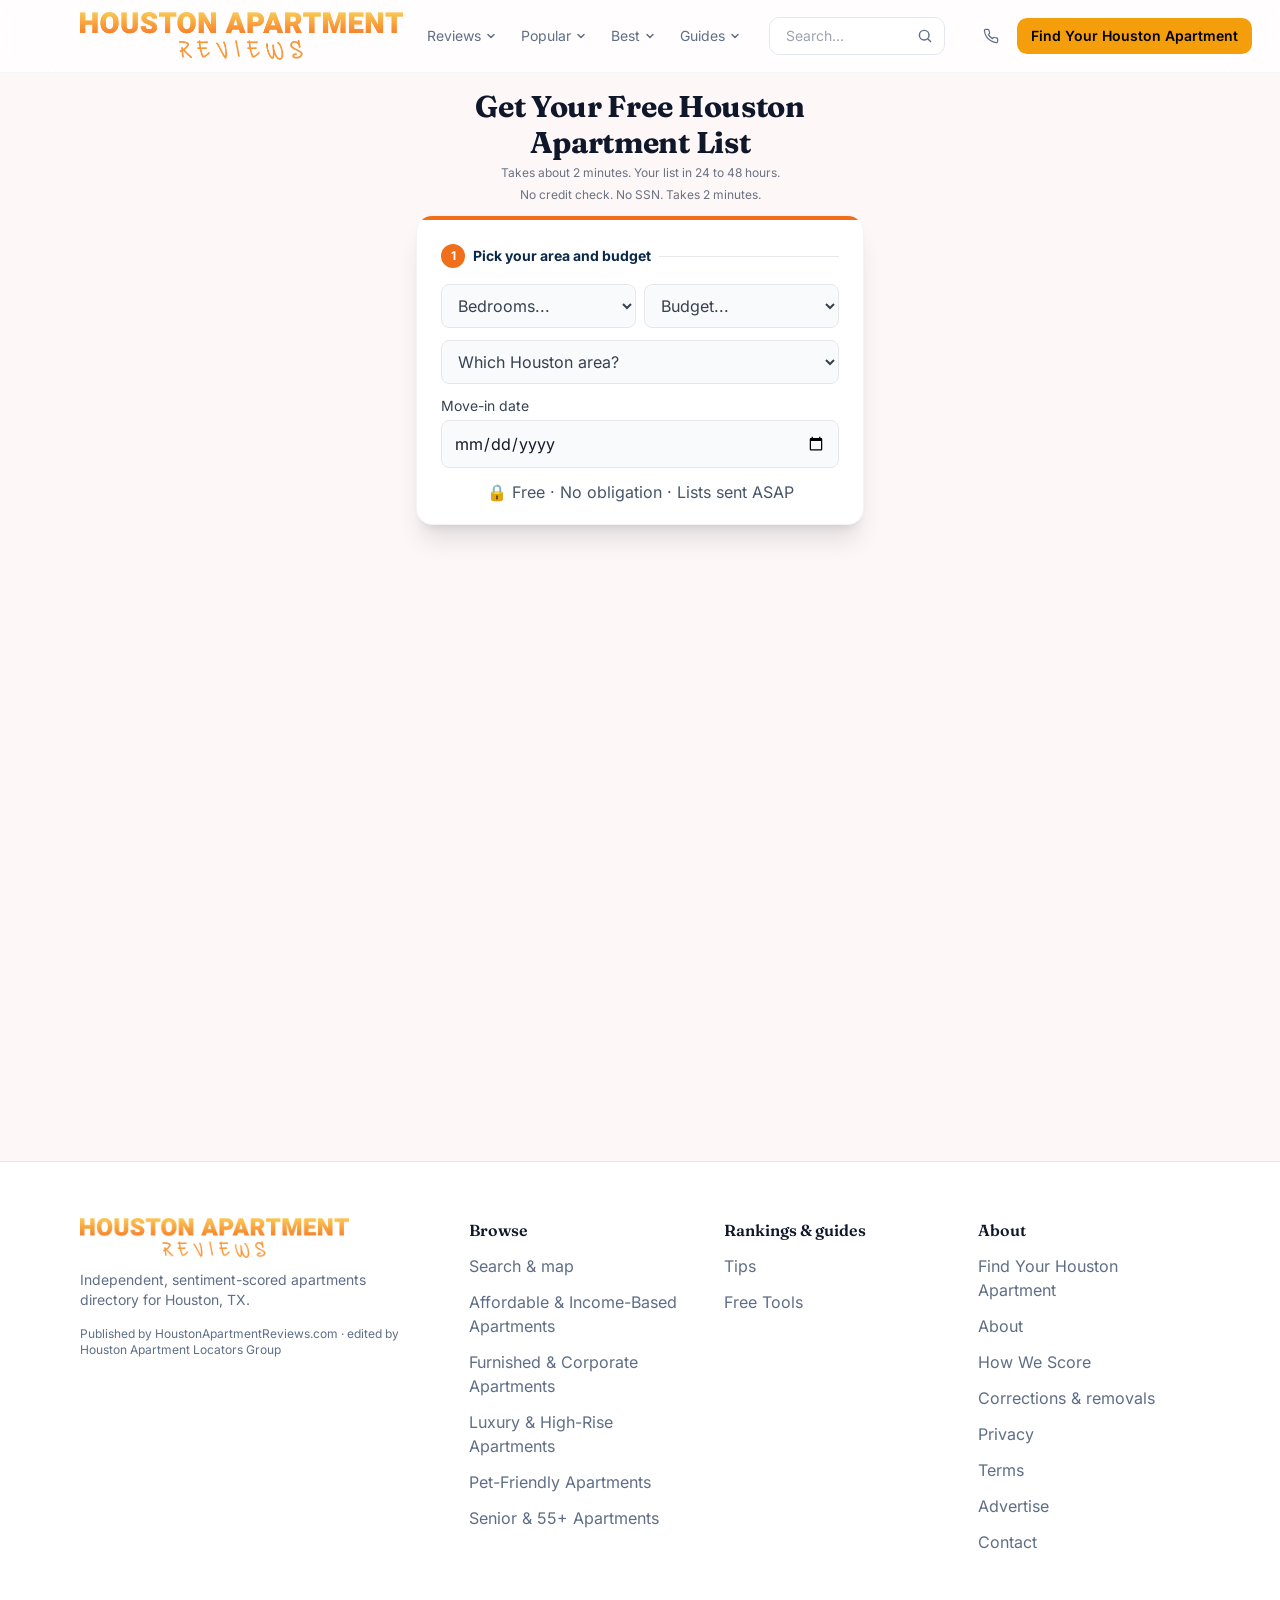
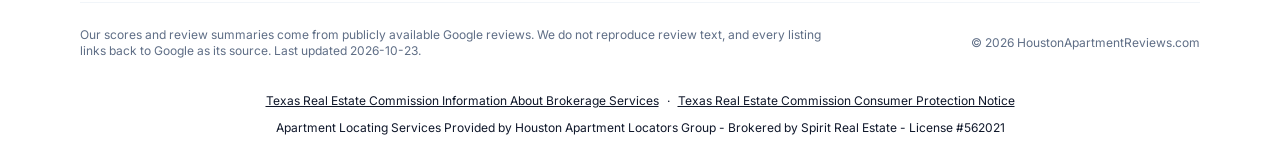
<file: index.html>
<!DOCTYPE html><html lang="en" data-preset="modern" data-base="light" data-hero="full-bleed" data-header="glass-overlay" data-cards="registry" style="--lp-primary-50:255 245 245;--lp-primary-100:255 232 232;--lp-primary-200:255 205 205;--lp-primary-300:252 168 170;--lp-primary-400:243 116 125;--lp-primary-500:225 29 72;--lp-primary-600:192 21 59;--lp-primary-700:149 9 43;--lp-primary-800:135 6 38;--lp-primary-900:110 1 28;--lp-secondary-50:250 243 244;--lp-secondary-100:243 227 229;--lp-secondary-200:229 195 199;--lp-secondary-300:208 152 159;--lp-secondary-400:177 96 110;--lp-secondary-500:136 19 55;--lp-secondary-600:119 18 48;--lp-secondary-700:96 16 39;--lp-secondary-800:89 16 36;--lp-secondary-900:76 14 30;--lp-neutral-50:248 247 247;--lp-neutral-100:238 237 236;--lp-neutral-200:218 216 215;--lp-neutral-300:192 189 186;--lp-neutral-400:159 153 150;--lp-neutral-500:120 113 108;--lp-neutral-600:102 96 91;--lp-neutral-700:78 73 70;--lp-neutral-800:70 66 63;--lp-neutral-900:56 53 50;--lp-accent-50:255 250 245;--lp-accent-100:255 244 232;--lp-accent-200:254 231 205;--lp-accent-300:253 213 168;--lp-accent-400:250 189 115;--lp-accent-500:245 158 11;--lp-accent-600:205 130 0;--lp-accent-700:153 94 0;--lp-accent-800:137 82 0;--lp-accent-900:107 61 0;--lp-surface:253 247 248;--lp-surface-alt:249 238 241;--lp-surface-container:255 255 255;--lp-surface-container-high:241 245 249;--lp-on-surface:15 23 42;--lp-on-surface-variant:95 110 134;--lp-outline:226 232 240;--lp-outline-variant:241 245 249;--lp-accent:245 158 11;--lp-on-accent:0 0 0;--lp-brand:#e11d48;--lp-accent:#f59e0b;--lp-font:'Inter', system-ui, -apple-system, Segoe UI, Roboto, sans-serif;--lp-font-heading:'Fraunces', Georgia, serif;--lp-heading-weight:700;--lp-heading-tracking:-0.01em;--lp-text-display-desktop:48px;--lp-text-display-mobile:34px;--lp-text-display-tracking:-0.01em;--lp-text-h1-desktop:40px;--lp-text-h1-mobile:30px;--lp-text-h1-tracking:-0.01em;--lp-text-h2-desktop:28px;--lp-text-h2-mobile:23px;--lp-text-h2-tracking:0em;--lp-text-h3-desktop:22px;--lp-text-h3-mobile:19px;--lp-text-h3-tracking:0em;--lp-radius-sm:0.375rem;--lp-radius-md:0.625rem;--lp-radius-lg:0.875rem;--lp-radius-xl:1.25rem;--lp-radius-card:14px;--lp-radius-btn:10px;--lp-radius-chip:0.5rem;--lp-shadow-card:0 1px 3px rgb(15 23 42 / 0.08), 0 1px 2px rgb(15 23 42 / 0.04);--lp-shadow-hover:0 10px 28px rgb(15 23 42 / 0.12);--lp-card-border:1px solid transparent;--lp-ghost-border:1px solid transparent;--lp-ghost-bg:rgb(var(--lp-surface-alt));--lp-ghost-bg-hover:rgb(var(--lp-surface-container-high));--lp-link-decoration:none;--lp-link-underline-color:transparent;--lp-signature:none;"> <head><script src="/sca-dropdown-validation.js"></script><script src="/guest-card-copy-v1.js"></script><meta charset="utf-8"><meta name="viewport" content="width=device-width, initial-scale=1"><title>Get Your Houston Apartment List | Houston Apartment Reviews</title><meta name="description" content="Tell us where in Greater Houston you want to live, your budget and your rental history. We build a free list of apartments that fit and send it by text and email."><meta name="robots" content="noindex, nofollow"><link rel="icon" href="/images/brand/favicon.png"><link rel="preload" href="/fonts/fraunces-latin.woff2" as="font" type="font/woff2" crossorigin><style>@font-face{font-family:'Fraunces';font-style:normal;font-weight:400 700;font-display:swap;src:url(/fonts/fraunces-vietnamese.woff2) format('woff2');unicode-range:U+0102-0103, U+0110-0111, U+0128-0129, U+0168-0169, U+01A0-01A1, U+01AF-01B0, U+0300-0301, U+0303-0304, U+0308-0309, U+0323, U+0329, U+1EA0-1EF9, U+20AB}@font-face{font-family:'Fraunces';font-style:normal;font-weight:400 700;font-display:swap;src:url(/fonts/fraunces-latin-ext.woff2) format('woff2');unicode-range:U+0100-02BA, U+02BD-02C5, U+02C7-02CC, U+02CE-02D7, U+02DD-02FF, U+0304, U+0308, U+0329, U+1D00-1DBF, U+1E00-1E9F, U+1EF2-1EFF, U+2020, U+20A0-20AB, U+20AD-20C4, U+2113, U+2C60-2C7F, U+A720-A7FF}@font-face{font-family:'Fraunces';font-style:normal;font-weight:400 700;font-display:swap;src:url(/fonts/fraunces-latin.woff2) format('woff2');unicode-range:U+0000-00FF, U+0131, U+0152-0153, U+02BB-02BC, U+02C6, U+02DA, U+02DC, U+0304, U+0308, U+0329, U+2000-206F, U+20AC, U+2122, U+2191, U+2193, U+2212, U+2215, U+FEFF, U+FFFD}@font-face{font-family:'Inter';font-style:normal;font-weight:400 700;font-display:swap;src:url(/fonts/inter-cyrillic-ext.woff2) format('woff2');unicode-range:U+0460-052F, U+1C80-1C8A, U+20B4, U+2DE0-2DFF, U+A640-A69F, U+FE2E-FE2F}@font-face{font-family:'Inter';font-style:normal;font-weight:400 700;font-display:swap;src:url(/fonts/inter-cyrillic.woff2) format('woff2');unicode-range:U+0301, U+0400-045F, U+0490-0491, U+04B0-04B1, U+2116}@font-face{font-family:'Inter';font-style:normal;font-weight:400 700;font-display:swap;src:url(/fonts/inter-greek-ext.woff2) format('woff2');unicode-range:U+1F00-1FFF}@font-face{font-family:'Inter';font-style:normal;font-weight:400 700;font-display:swap;src:url(/fonts/inter-greek.woff2) format('woff2');unicode-range:U+0370-0377, U+037A-037F, U+0384-038A, U+038C, U+038E-03A1, U+03A3-03FF}@font-face{font-family:'Inter';font-style:normal;font-weight:400 700;font-display:swap;src:url(/fonts/inter-vietnamese.woff2) format('woff2');unicode-range:U+0102-0103, U+0110-0111, U+0128-0129, U+0168-0169, U+01A0-01A1, U+01AF-01B0, U+0300-0301, U+0303-0304, U+0308-0309, U+0323, U+0329, U+1EA0-1EF9, U+20AB}@font-face{font-family:'Inter';font-style:normal;font-weight:400 700;font-display:swap;src:url(/fonts/inter-latin-ext.woff2) format('woff2');unicode-range:U+0100-02BA, U+02BD-02C5, U+02C7-02CC, U+02CE-02D7, U+02DD-02FF, U+0304, U+0308, U+0329, U+1D00-1DBF, U+1E00-1E9F, U+1EF2-1EFF, U+2020, U+20A0-20AB, U+20AD-20C4, U+2113, U+2C60-2C7F, U+A720-A7FF}@font-face{font-family:'Inter';font-style:normal;font-weight:400 700;font-display:swap;src:url(/fonts/inter-latin.woff2) format('woff2');unicode-range:U+0000-00FF, U+0131, U+0152-0153, U+02BB-02BC, U+02C6, U+02DA, U+02DC, U+0304, U+0308, U+0329, U+2000-206F, U+20AC, U+2122, U+2191, U+2193, U+2212, U+2215, U+FEFF, U+FFFD}body{font-family:var(--lp-font)}</style><link rel="stylesheet" href="/_astro/_slug_.nyY0su0v.css">
<link rel="stylesheet" href="/_astro/_slug_.DCW_JxmH.css"><link rel="stylesheet" href="/css/form.css"><style>@media (max-width:767px){header.lp-site-header img{height:auto;max-width:calc(100vw - 96px)}}.bca .har-h1{font-family:var(--lp-font-heading);font-weight:700;font-size:24px;line-height:1.2;color:rgb(var(--lp-on-surface));margin:0 0 4px;text-wrap:balance}@media (min-width:768px){.bca .har-h1{font-size:30px}}</style><style>#submit-btn{background:#c0153b!important;border-color:#c0153b!important;color:#fff!important}#submit-btn:hover{filter:brightness(.92)}</style></head><body class="min-h-screen flex flex-col"><header class="lp-site-header sticky top-0 z-40 border-b border-outline/40 bg-surface-container/70 backdrop-blur-xl"> <div class="mx-auto flex max-w-6xl items-center justify-between gap-6 px-4 py-3"> <a href="https://houstonapartmentreviews.com/" class="flex shrink-0 items-center gap-2"> <img src="/images/brand/logo.png" alt="Houston Apartment Reviews Directory" class="h-12 w-auto">  </a>  <nav class="hidden items-center gap-6 md:flex" aria-label="Primary">  <div class="relative group"> <button type="button" class="inline-flex items-center gap-1 border-b-2 pb-0.5 text-sm transition-colors border-transparent text-on-surface-variant hover:text-primary-600" aria-haspopup="true">Reviews <svg class="h-3 w-3" viewBox="0 0 12 12" fill="none" aria-hidden="true"><path d="M3 4.5 6 7.5 9 4.5" stroke="currentColor" stroke-width="1.5" stroke-linecap="round" stroke-linejoin="round"/></svg></button> <div class="lp-menu invisible absolute left-0 top-full z-30 max-h-[70vh] min-w-[16rem] overflow-y-auto p-2 opacity-0 transition-opacity duration-150 group-hover:visible group-hover:opacity-100 group-focus-within:visible group-focus-within:opacity-100"> <a href="https://houstonapartmentreviews.com/browse/" class="flex items-center justify-between rounded-btn px-3 py-2 text-sm font-semibold text-primary-600 hover:bg-primary-50">Search &amp; map <span aria-hidden="true">&rarr;</span></a> <div class="my-1 border-t border-outline-variant"></div> <a href="https://houstonapartmentreviews.com/category/affordable-housing/" class="block rounded-btn px-3 py-2 text-sm text-on-surface-variant hover:bg-surface-alt hover:text-primary-700">Affordable &amp; Income-Based Apartments</a><a href="https://houstonapartmentreviews.com/category/furnished-corporate/" class="block rounded-btn px-3 py-2 text-sm text-on-surface-variant hover:bg-surface-alt hover:text-primary-700">Furnished &amp; Corporate Apartments</a><a href="https://houstonapartmentreviews.com/category/luxury-high-rise/" class="block rounded-btn px-3 py-2 text-sm text-on-surface-variant hover:bg-surface-alt hover:text-primary-700">Luxury &amp; High-Rise Apartments</a><a href="https://houstonapartmentreviews.com/category/pet-friendly/" class="block rounded-btn px-3 py-2 text-sm text-on-surface-variant hover:bg-surface-alt hover:text-primary-700">Pet-Friendly Apartments</a><a href="https://houstonapartmentreviews.com/category/senior-55plus/" class="block rounded-btn px-3 py-2 text-sm text-on-surface-variant hover:bg-surface-alt hover:text-primary-700">Senior &amp; 55+ Apartments</a><a href="https://houstonapartmentreviews.com/category/student-housing/" class="block rounded-btn px-3 py-2 text-sm text-on-surface-variant hover:bg-surface-alt hover:text-primary-700">Student Apartments</a><a href="https://houstonapartmentreviews.com/category/townhome-style/" class="block rounded-btn px-3 py-2 text-sm text-on-surface-variant hover:bg-surface-alt hover:text-primary-700">Townhome &amp; Garden-Style Apartments</a>  </div> </div>  <div class="relative group"> <button type="button" class="inline-flex items-center gap-1 border-b-2 pb-0.5 text-sm transition-colors border-transparent text-on-surface-variant hover:text-primary-600" aria-haspopup="true">Popular <svg class="h-3 w-3" viewBox="0 0 12 12" fill="none" aria-hidden="true"><path d="M3 4.5 6 7.5 9 4.5" stroke="currentColor" stroke-width="1.5" stroke-linecap="round" stroke-linejoin="round"/></svg></button> <div class="lp-menu invisible absolute left-0 top-full z-30 max-h-[70vh] min-w-[16rem] overflow-y-auto p-2 opacity-0 transition-opacity duration-150 group-hover:visible group-hover:opacity-100 group-focus-within:visible group-focus-within:opacity-100"> <a href="https://houstonapartmentreviews.com/houston-tx/" class="block rounded-btn px-3 py-2 text-sm text-on-surface-variant hover:bg-surface-alt hover:text-primary-700">Houston, TX</a><a href="https://houstonapartmentreviews.com/katy/" class="block rounded-btn px-3 py-2 text-sm text-on-surface-variant hover:bg-surface-alt hover:text-primary-700">Katy</a><a href="https://houstonapartmentreviews.com/the-woodlands/" class="block rounded-btn px-3 py-2 text-sm text-on-surface-variant hover:bg-surface-alt hover:text-primary-700">The Woodlands</a><a href="https://houstonapartmentreviews.com/sugar-land/" class="block rounded-btn px-3 py-2 text-sm text-on-surface-variant hover:bg-surface-alt hover:text-primary-700">Sugar Land</a> <div class="my-1 border-t border-outline-variant"></div> <a href="https://houstonapartmentreviews.com/locations/" class="flex items-center justify-between rounded-btn px-3 py-2 text-sm font-semibold text-primary-600 hover:bg-primary-50">All locations <span aria-hidden="true">&rarr;</span></a> </div> </div>    <div class="relative group"> <button type="button" class="inline-flex items-center gap-1 border-b-2 pb-0.5 text-sm transition-colors border-transparent text-on-surface-variant hover:text-primary-600" aria-haspopup="true">Best <svg class="h-3 w-3" viewBox="0 0 12 12" fill="none" aria-hidden="true"><path d="M3 4.5 6 7.5 9 4.5" stroke="currentColor" stroke-width="1.5" stroke-linecap="round" stroke-linejoin="round"/></svg></button> <div class="lp-menu invisible absolute left-0 top-full z-30 max-h-[70vh] min-w-[16rem] overflow-y-auto p-2 opacity-0 transition-opacity duration-150 group-hover:visible group-hover:opacity-100 group-focus-within:visible group-focus-within:opacity-100"> <a href="https://houstonapartmentreviews.com/houston-tx/best/apartments/" class="block rounded-btn px-3 py-2 text-sm text-on-surface-variant hover:bg-surface-alt hover:text-primary-700">Best Apartments in Houston</a><a href="https://houstonapartmentreviews.com/katy/best/apartments/" class="block rounded-btn px-3 py-2 text-sm text-on-surface-variant hover:bg-surface-alt hover:text-primary-700">Best Apartments in Katy</a><a href="https://houstonapartmentreviews.com/sugar-land/best/apartments/" class="block rounded-btn px-3 py-2 text-sm text-on-surface-variant hover:bg-surface-alt hover:text-primary-700">Best Apartments in Sugar Land</a><a href="https://houstonapartmentreviews.com/the-woodlands/best/apartments/" class="block rounded-btn px-3 py-2 text-sm text-on-surface-variant hover:bg-surface-alt hover:text-primary-700">Best Apartments in The Woodlands</a> <div class="my-1 border-t border-outline-variant"></div> <a href="https://houstonapartmentreviews.com/best/" class="flex items-center justify-between rounded-btn px-3 py-2 text-sm font-semibold text-primary-600 hover:bg-primary-50">All rankings <span aria-hidden="true">&rarr;</span></a> </div> </div>  <div class="relative group"> <button type="button" class="inline-flex items-center gap-1 border-b-2 pb-0.5 text-sm transition-colors border-transparent text-on-surface-variant hover:text-primary-600" aria-haspopup="true">Guides <svg class="h-3 w-3" viewBox="0 0 12 12" fill="none" aria-hidden="true"><path d="M3 4.5 6 7.5 9 4.5" stroke="currentColor" stroke-width="1.5" stroke-linecap="round" stroke-linejoin="round"/></svg></button> <div class="lp-menu invisible absolute left-0 top-full z-30 max-h-[70vh] min-w-[16rem] overflow-y-auto p-2 opacity-0 transition-opacity duration-150 group-hover:visible group-hover:opacity-100 group-focus-within:visible group-focus-within:opacity-100"> <a href="https://houstonapartmentreviews.com/guide/" class="block rounded-btn px-3 py-2 text-sm text-on-surface-variant hover:bg-surface-alt hover:text-primary-700">Tips</a><a href="https://houstonapartmentreviews.com/tools/" class="block rounded-btn px-3 py-2 text-sm text-on-surface-variant hover:bg-surface-alt hover:text-primary-700">Free Tools</a><a href="https://houstonapartmentreviews.com/resources/" class="block rounded-btn px-3 py-2 text-sm text-on-surface-variant hover:bg-surface-alt hover:text-primary-700">Resources</a><a href="https://houstonapartmentreviews.com/glossary/" class="block rounded-btn px-3 py-2 text-sm text-on-surface-variant hover:bg-surface-alt hover:text-primary-700">Dictionary</a> </div> </div>  <form action="https://houstonapartmentreviews.com/browse/" method="get" role="search" class="relative ml-1"> <label class="sr-only" for="lp-nav-search">Search businesses</label> <input id="lp-nav-search" type="search" name="q" placeholder="Search…" class="lp-input w-44 py-2 pl-4 pr-9 text-sm"> <svg class="pointer-events-none absolute right-3 top-1/2 h-4 w-4 -translate-y-1/2 text-on-surface-variant" viewBox="0 0 20 20" fill="none" aria-hidden="true"><circle cx="9" cy="9" r="6" stroke="currentColor" stroke-width="1.8"></circle><path d="m14 14 3 3" stroke="currentColor" stroke-width="1.8" stroke-linecap="round"></path></svg> </form> <div class="ml-1 flex items-center gap-2"> <a href="tel:713-405-3410" aria-label="Call" class="flex h-9 w-9 items-center justify-center rounded-full text-on-surface-variant transition-colors hover:bg-surface-alt hover:text-primary-600"> <svg class="h-4 w-4" viewBox="0 0 24 24" fill="none" stroke="currentColor" stroke-width="1.8" stroke-linecap="round" stroke-linejoin="round" aria-hidden="true"><path d="M22 16.92v3a2 2 0 0 1-2.18 2 19.79 19.79 0 0 1-8.63-3.07 19.5 19.5 0 0 1-6-6 19.79 19.79 0 0 1-3.07-8.67A2 2 0 0 1 4.11 2h3a2 2 0 0 1 2 1.72c.13.96.36 1.9.7 2.81a2 2 0 0 1-.45 2.11L8.09 9.91a16 16 0 0 0 6 6l1.27-1.27a2 2 0 0 1 2.11-.45c.9.34 1.85.57 2.81.7A2 2 0 0 1 22 16.92Z"></path></svg> </a>  <a href="https://help.houstonapartmentreviews.com/" rel="noopener nofollow" class="lp-accent-bg text-on-accent whitespace-nowrap rounded-btn px-3.5 py-2 text-sm font-semibold">Find Your Houston Apartment</a> </div> </nav>  <details class="lp-mnav md:hidden"> <summary class="lp-btn-ghost flex cursor-pointer list-none p-2 text-on-surface-variant" aria-label="Menu"> <svg class="lp-mnav-burger h-5 w-5" viewBox="0 0 24 24" fill="none" aria-hidden="true"><path d="M4 7h16M4 12h16M4 17h16" stroke="currentColor" stroke-width="1.8" stroke-linecap="round"></path></svg> <svg class="lp-mnav-close hidden h-5 w-5" viewBox="0 0 24 24" fill="none" aria-hidden="true"><path d="m6 6 12 12M18 6 6 18" stroke="currentColor" stroke-width="1.8" stroke-linecap="round"></path></svg> <span class="sr-only">Menu</span> </summary> <div class="lp-mnav-panel absolute inset-x-0 top-full z-40 overflow-y-auto overscroll-contain border-t border-outline bg-surface-container"> <div class="mx-auto max-w-6xl px-4 pb-8 pt-4"> <form action="https://houstonapartmentreviews.com/browse/" method="get" role="search" class="relative mb-2"> <label class="sr-only" for="lp-mnav-search">Search businesses</label> <input id="lp-mnav-search" type="search" name="q" placeholder="Search businesses…" class="lp-input w-full py-3 pl-4 pr-11 text-base"> <svg class="pointer-events-none absolute right-4 top-1/2 h-5 w-5 -translate-y-1/2 text-on-surface-variant" viewBox="0 0 20 20" fill="none" aria-hidden="true"><circle cx="9" cy="9" r="6" stroke="currentColor" stroke-width="1.8"></circle><path d="m14 14 3 3" stroke="currentColor" stroke-width="1.8" stroke-linecap="round"></path></svg> </form> <div class="mb-3 flex gap-2"> <a href="https://help.houstonapartmentreviews.com/" rel="noopener nofollow" class="lp-accent-bg text-on-accent flex-1 rounded-btn px-4 py-3 text-center text-base font-semibold">Find Your Houston Apartment</a> <a href="tel:713-405-3410" class="flex items-center justify-center rounded-btn border border-outline px-4 py-3 text-base font-medium text-on-surface">Call</a> </div> <nav class="divide-y divide-outline-variant" aria-label="Mobile"> <a href="https://houstonapartmentreviews.com/" class="flex items-center px-1 py-3 text-base font-medium text-on-surface">Home</a> <a href="https://houstonapartmentreviews.com/browse/" class="flex items-center px-1 py-3 text-base font-medium text-on-surface">Browse &amp; map</a> <details class="lp-mnav-group"> <summary class="flex cursor-pointer list-none items-center justify-between px-1 py-3 text-base font-medium text-on-surface">Reviews <svg class="lp-mnav-chev h-4 w-4 shrink-0 text-on-surface-variant transition-transform duration-150" viewBox="0 0 12 12" fill="none" aria-hidden="true"><path d="M3 4.5 6 7.5 9 4.5" stroke="currentColor" stroke-width="1.5" stroke-linecap="round" stroke-linejoin="round"/></svg></summary> <div class="pb-3"> <a href="https://houstonapartmentreviews.com/category/affordable-housing/" class="block rounded-btn px-3 py-2.5 text-[15px] text-on-surface-variant hover:bg-surface-alt hover:text-primary-700">Affordable &amp; Income-Based Apartments</a><a href="https://houstonapartmentreviews.com/category/furnished-corporate/" class="block rounded-btn px-3 py-2.5 text-[15px] text-on-surface-variant hover:bg-surface-alt hover:text-primary-700">Furnished &amp; Corporate Apartments</a><a href="https://houstonapartmentreviews.com/category/luxury-high-rise/" class="block rounded-btn px-3 py-2.5 text-[15px] text-on-surface-variant hover:bg-surface-alt hover:text-primary-700">Luxury &amp; High-Rise Apartments</a><a href="https://houstonapartmentreviews.com/category/pet-friendly/" class="block rounded-btn px-3 py-2.5 text-[15px] text-on-surface-variant hover:bg-surface-alt hover:text-primary-700">Pet-Friendly Apartments</a><a href="https://houstonapartmentreviews.com/category/senior-55plus/" class="block rounded-btn px-3 py-2.5 text-[15px] text-on-surface-variant hover:bg-surface-alt hover:text-primary-700">Senior &amp; 55+ Apartments</a><a href="https://houstonapartmentreviews.com/category/student-housing/" class="block rounded-btn px-3 py-2.5 text-[15px] text-on-surface-variant hover:bg-surface-alt hover:text-primary-700">Student Apartments</a><a href="https://houstonapartmentreviews.com/category/townhome-style/" class="block rounded-btn px-3 py-2.5 text-[15px] text-on-surface-variant hover:bg-surface-alt hover:text-primary-700">Townhome &amp; Garden-Style Apartments</a>  </div> </details> <details class="lp-mnav-group"> <summary class="flex cursor-pointer list-none items-center justify-between px-1 py-3 text-base font-medium text-on-surface">Popular <svg class="lp-mnav-chev h-4 w-4 shrink-0 text-on-surface-variant transition-transform duration-150" viewBox="0 0 12 12" fill="none" aria-hidden="true"><path d="M3 4.5 6 7.5 9 4.5" stroke="currentColor" stroke-width="1.5" stroke-linecap="round" stroke-linejoin="round"/></svg></summary> <div class="pb-3"> <a href="https://houstonapartmentreviews.com/houston-tx/" class="block rounded-btn px-3 py-2.5 text-[15px] text-on-surface-variant hover:bg-surface-alt hover:text-primary-700">Houston, TX</a><a href="https://houstonapartmentreviews.com/katy/" class="block rounded-btn px-3 py-2.5 text-[15px] text-on-surface-variant hover:bg-surface-alt hover:text-primary-700">Katy</a><a href="https://houstonapartmentreviews.com/the-woodlands/" class="block rounded-btn px-3 py-2.5 text-[15px] text-on-surface-variant hover:bg-surface-alt hover:text-primary-700">The Woodlands</a><a href="https://houstonapartmentreviews.com/sugar-land/" class="block rounded-btn px-3 py-2.5 text-[15px] text-on-surface-variant hover:bg-surface-alt hover:text-primary-700">Sugar Land</a> <a href="https://houstonapartmentreviews.com/locations/" class="block rounded-btn px-3 py-2.5 text-[15px] font-semibold text-primary-600 hover:bg-surface-alt">All locations &rarr;</a> </div> </details>  <a href="https://houstonapartmentreviews.com/best/" class="flex items-center px-1 py-3 text-base font-medium text-on-surface">Best</a> <details class="lp-mnav-group"> <summary class="flex cursor-pointer list-none items-center justify-between px-1 py-3 text-base font-medium text-on-surface">Guides <svg class="lp-mnav-chev h-4 w-4 shrink-0 text-on-surface-variant transition-transform duration-150" viewBox="0 0 12 12" fill="none" aria-hidden="true"><path d="M3 4.5 6 7.5 9 4.5" stroke="currentColor" stroke-width="1.5" stroke-linecap="round" stroke-linejoin="round"/></svg></summary> <div class="pb-3"> <a href="https://houstonapartmentreviews.com/guide/" class="block rounded-btn px-3 py-2.5 text-[15px] text-on-surface-variant hover:bg-surface-alt hover:text-primary-700">Tips</a><a href="https://houstonapartmentreviews.com/tools/" class="block rounded-btn px-3 py-2.5 text-[15px] text-on-surface-variant hover:bg-surface-alt hover:text-primary-700">Free Tools</a><a href="https://houstonapartmentreviews.com/resources/" class="block rounded-btn px-3 py-2.5 text-[15px] text-on-surface-variant hover:bg-surface-alt hover:text-primary-700">Resources</a><a href="https://houstonapartmentreviews.com/glossary/" class="block rounded-btn px-3 py-2.5 text-[15px] text-on-surface-variant hover:bg-surface-alt hover:text-primary-700">Dictionary</a> </div> </details>  </nav> </div> </div> </details> </div> </header>   <script>
  (function () {
    var h = document.querySelector('header.lp-site-header');
    if (!h) return;
    var setH = function () { document.documentElement.style.setProperty('--lp-header-h', h.offsetHeight + 'px'); };
    setH();
    window.addEventListener('resize', setH, { passive: true });
    var overlay = h.classList.contains('lp-header-overlay');
    var atTop = function () { h.classList.toggle('lp-at-top', window.scrollY < 60); };
    var m = h.querySelector('.lp-mnav');
    if (m) {
      m.addEventListener('toggle', function () {
        // Lock page scroll behind the sheet; over a photo hero, solidify the transparent header so
        // the nav row reads against the sheet, not the hero. atTop() restores it on close.
        document.documentElement.classList.toggle('lp-mnav-open', m.open);
        if (!overlay) return;
        if (m.open) h.classList.remove('lp-at-top'); else atTop();
      });
    }
    if (!overlay) return;
    atTop();
    window.addEventListener('scroll', atTop, { passive: true });
  })();
</script> <main id="main" class="flex-1 bca"><section style="padding:16px 0 32px"> <div class="max-w-lg mx-auto px-4 md:px-6"> <div class="text-center" style="margin:0 0 12px"><h1 data-form-area-heading class="har-h1">Get Your Free Houston Apartment List</h1><p class="text-center text-xs text-gray-500" style="margin:0 0 6px">Takes about 2 minutes. Your list in 24 to 48 hours.</p><p class="text-center text-xs text-gray-500" style="margin:0">No credit check. No SSN. Takes 2 minutes.</p></div>
<div class="bg-white rounded-2xl shadow-xl max-w-md mx-auto border border-gray-100 overflow-hidden"><div class="h-1 bg-action-orange"></div><div class="p-6 pb-5">
<div class="flex items-center gap-2 mb-4">
<span class="flex items-center justify-center w-6 h-6 rounded-full bg-action-orange text-white text-xs font-bold">1</span>
<span class="text-sm font-bold text-navy-deep">Pick your area and budget</span>
<div class="flex-1 h-px bg-gray-200"></div>
</div>
<form method="POST" action="https://n8n.dentals.targetdial.co/webhook/NewWeb1" id="step-form" novalidate>
<input type="hidden" name="referredBy" value="Referred by SPIRIT REAL ESTATE">
<input type="hidden" name="city" value="Houston">
<input type="hidden" name="formId" value="har-secure-form">
<input type="hidden" name="formTitle" value="Houston Apartment Reviews - Get Started">
<input type="hidden" name="sourceUrl" value="">

<!-- Bedrooms + Budget row -->
<div class="grid grid-cols-2 gap-2 mb-3">
<select name="bedrooms" required aria-label="Number of bedrooms" class="w-full px-3 py-2.5 rounded-lg border border-gray-200 text-base text-gray-700 bg-gray-50 focus:border-action-orange outline-none">
<option value="" disabled selected>Bedrooms...</option>
<option value="Studio">Studio</option>
<option value="1bd / 1ba">1bd / 1ba</option>
<option value="2bd / 1ba">2bd / 1ba</option>
<option value="2bd / 2ba">2bd / 2ba</option>
<option value="3bd / 2ba">3bd / 2ba</option>
</select>
<select name="budget" required aria-label="Monthly budget" class="w-full px-3 py-2.5 rounded-lg border border-gray-200 text-base text-gray-700 bg-gray-50 focus:border-action-orange outline-none">
<option value="" disabled selected>Budget...</option>
<option value="$750 - $1,000">$750-$1,000</option>
<option value="$1,000 - $1,250">$1,000-$1,250</option>
<option value="$1,250 - $1,500">$1,250-$1,500</option>
<option value="$1,500 - $1,750">$1,500-$1,750</option>
<option value="$1,750 - $2,000">$1,750-$2,000</option>
<option value="$2,000 - $2,500">$2,000-$2,500</option>
<option value="$2,500 - $3,000">$2,500-$3,000</option>
<option value="$3,000 - $4,000">$3,000-$4,000</option>
</select>
</div>

<!-- Houston area -->
<div class="mb-3">
<select name="houstonArea" id="sf-area" required aria-label="Preferred Houston area" class="w-full px-3 py-2.5 rounded-lg border border-gray-200 text-base text-gray-700 bg-gray-50 focus:border-action-orange outline-none">
<option value="" disabled selected>Which Houston area?</option>
<option value="I'm really not sure (I would like to explore my options)">Not sure yet - explore options</option>
<option value="Central (Downtown, Galleria/Uptown, Heights, Med Center, Midtown, Montrose, Museum Dist, River Oaks)">Central Houston</option>
<option value="North (Champions, Conroe, Cypress, Humble, Spring, The Woodlands, Tomball)">North Houston</option>
<option value="South (Braeswood, Missouri City, Pasadena, Pearland, Sugarland, South Loop, Southbelt)">South Houston</option>
<option value="East  (Baytown, Deepr Park, Clear Lake, Friendswood, Seabrook)">East Houston</option>
<option value="West (Westchase, Energy Corridor, Alief, Briar Forest, Memorial City, Katy)">West Houston</option>
</select>
</div>

<!-- Central neighborhoods -->
<div id="sf-hoods-central" class="hidden mb-3">
<p class="text-[10px] text-gray-400 mb-1">Optional - pick up to 4:</p>
<div class="grid grid-cols-2 gap-1">
<label class="flex items-center gap-2 text-sm py-2"><input type="checkbox" name="neighborhoods[]" value="Downtown / EaDo" class="sf-cb rounded w-5 h-5"> Downtown / EaDo</label>
<label class="flex items-center gap-2 text-sm py-2"><input type="checkbox" name="neighborhoods[]" value="Midtown" class="sf-cb rounded w-5 h-5"> Midtown</label>
<label class="flex items-center gap-2 text-sm py-2"><input type="checkbox" name="neighborhoods[]" value="Montrose / Museum District" class="sf-cb rounded w-5 h-5"> Montrose</label>
<label class="flex items-center gap-2 text-sm py-2"><input type="checkbox" name="neighborhoods[]" value="Galleria / Uptown" class="sf-cb rounded w-5 h-5"> Galleria / Uptown</label>
<label class="flex items-center gap-2 text-sm py-2"><input type="checkbox" name="neighborhoods[]" value="Medical Center" class="sf-cb rounded w-5 h-5"> Medical Center</label>
<label class="flex items-center gap-2 text-sm py-2"><input type="checkbox" name="neighborhoods[]" value="Heights / Greater Heights" class="sf-cb rounded w-5 h-5"> Heights</label>
<label class="flex items-center gap-2 text-sm py-2"><input type="checkbox" name="neighborhoods[]" value="Washington Ave / Rice Military" class="sf-cb rounded w-5 h-5"> Washington Ave</label>
<label class="flex items-center gap-2 text-sm py-2"><input type="checkbox" name="neighborhoods[]" value="River Oaks / Upper Kirby" class="sf-cb rounded w-5 h-5"> River Oaks</label>
<label class="flex items-center gap-2 text-sm py-2"><input type="checkbox" name="neighborhoods[]" value="West U / Rice Village" class="sf-cb rounded w-5 h-5"> West U</label>
<label class="flex items-center gap-2 text-sm py-2"><input type="checkbox" name="neighborhoods[]" value="Unsure - Need Help Deciding" class="sf-cb rounded w-5 h-5"> Not sure</label>
</div></div>

<!-- North neighborhoods -->
<div id="sf-hoods-north" class="hidden mb-3">
<p class="text-[10px] text-gray-400 mb-1">Optional - pick up to 4:</p>
<div class="grid grid-cols-2 gap-1">
<label class="flex items-center gap-2 text-sm py-2"><input type="checkbox" name="neighborhoods[]" value="Woodlands / Shenandoah" class="sf-cb rounded w-5 h-5"> Woodlands</label>
<label class="flex items-center gap-2 text-sm py-2"><input type="checkbox" name="neighborhoods[]" value="Spring / Klein" class="sf-cb rounded w-5 h-5"> Spring / Klein</label>
<label class="flex items-center gap-2 text-sm py-2"><input type="checkbox" name="neighborhoods[]" value="Champions / FM 1960" class="sf-cb rounded w-5 h-5"> Champions</label>
<label class="flex items-center gap-2 text-sm py-2"><input type="checkbox" name="neighborhoods[]" value="Tomball" class="sf-cb rounded w-5 h-5"> Tomball</label>
<label class="flex items-center gap-2 text-sm py-2"><input type="checkbox" name="neighborhoods[]" value="Conroe / Willis" class="sf-cb rounded w-5 h-5"> Conroe / Willis</label>
<label class="flex items-center gap-2 text-sm py-2"><input type="checkbox" name="neighborhoods[]" value="Cypress" class="sf-cb rounded w-5 h-5"> Cypress</label>
<label class="flex items-center gap-2 text-sm py-2"><input type="checkbox" name="neighborhoods[]" value="Humble / Atascocita" class="sf-cb rounded w-5 h-5"> Humble / Atascocita</label>
<label class="flex items-center gap-2 text-sm py-2"><input type="checkbox" name="neighborhoods[]" value="Kingwood" class="sf-cb rounded w-5 h-5"> Kingwood</label>
<label class="flex items-center gap-2 text-sm py-2"><input type="checkbox" name="neighborhoods[]" value="North Houston" class="sf-cb rounded w-5 h-5"> North Houston</label>
<label class="flex items-center gap-2 text-sm py-2"><input type="checkbox" name="neighborhoods[]" value="Not Sure - Need Help Deciding" class="sf-cb rounded w-5 h-5"> Not sure</label>
</div></div>

<!-- South neighborhoods -->
<div id="sf-hoods-south" class="hidden mb-3">
<p class="text-[10px] text-gray-400 mb-1">Optional - pick up to 4:</p>
<div class="grid grid-cols-2 gap-1">
<label class="flex items-center gap-2 text-sm py-2"><input type="checkbox" name="neighborhoods[]" value="Pearland" class="sf-cb rounded w-5 h-5"> Pearland</label>
<label class="flex items-center gap-2 text-sm py-2"><input type="checkbox" name="neighborhoods[]" value="Pasadena" class="sf-cb rounded w-5 h-5"> Pasadena</label>
<label class="flex items-center gap-2 text-sm py-2"><input type="checkbox" name="neighborhoods[]" value="Breaeswood / Southwest" class="sf-cb rounded w-5 h-5"> Braeswood / SW</label>
<label class="flex items-center gap-2 text-sm py-2"><input type="checkbox" name="neighborhoods[]" value="Missouri City" class="sf-cb rounded w-5 h-5"> Missouri City</label>
<label class="flex items-center gap-2 text-sm py-2"><input type="checkbox" name="neighborhoods[]" value="South Loop / NRG" class="sf-cb rounded w-5 h-5"> South Loop / NRG</label>
<label class="flex items-center gap-2 text-sm py-2"><input type="checkbox" name="neighborhoods[]" value="Sagemont / Southbelt (I-45)" class="sf-cb rounded w-5 h-5"> Sagemont</label>
<label class="flex items-center gap-2 text-sm py-2"><input type="checkbox" name="neighborhoods[]" value="Sugar Land" class="sf-cb rounded w-5 h-5"> Sugar Land</label>
<label class="flex items-center gap-2 text-sm py-2"><input type="checkbox" name="neighborhoods[]" value="Manvel / Fresno" class="sf-cb rounded w-5 h-5"> Manvel / Fresno</label>
<label class="flex items-center gap-2 text-sm py-2"><input type="checkbox" name="neighborhoods[]" value="Angelton / Alvin" class="sf-cb rounded w-5 h-5"> Angleton / Alvin</label>
<label class="flex items-center gap-2 text-sm py-2"><input type="checkbox" name="neighborhoods[]" value="Not Sure Yet - Need Help Deciding" class="sf-cb rounded w-5 h-5"> Not sure</label>
</div></div>

<!-- East neighborhoods -->
<div id="sf-hoods-east" class="hidden mb-3">
<p class="text-[10px] text-gray-400 mb-1">Optional - pick up to 4:</p>
<div class="grid grid-cols-2 gap-1">
<label class="flex items-center gap-2 text-sm py-2"><input type="checkbox" name="neighborhoods[]" value="Baytown" class="sf-cb rounded w-5 h-5"> Baytown</label>
<label class="flex items-center gap-2 text-sm py-2"><input type="checkbox" name="neighborhoods[]" value="Deer Park / La Porte" class="sf-cb rounded w-5 h-5"> Deer Park</label>
<label class="flex items-center gap-2 text-sm py-2"><input type="checkbox" name="neighborhoods[]" value="Channelview / Jacinto City" class="sf-cb rounded w-5 h-5"> Channelview</label>
<label class="flex items-center gap-2 text-sm py-2"><input type="checkbox" name="neighborhoods[]" value="Northshore / Cloverleaf" class="sf-cb rounded w-5 h-5"> Northshore</label>
<label class="flex items-center gap-2 text-sm py-2"><input type="checkbox" name="neighborhoods[]" value="Clear Lake / NASA" class="sf-cb rounded w-5 h-5"> Clear Lake / NASA</label>
<label class="flex items-center gap-2 text-sm py-2"><input type="checkbox" name="neighborhoods[]" value="League City" class="sf-cb rounded w-5 h-5"> League City</label>
<label class="flex items-center gap-2 text-sm py-2"><input type="checkbox" name="neighborhoods[]" value="Friendswood / Webster" class="sf-cb rounded w-5 h-5"> Friendswood</label>
<label class="flex items-center gap-2 text-sm py-2"><input type="checkbox" name="neighborhoods[]" value="Kemah / Seabrook" class="sf-cb rounded w-5 h-5"> Kemah / Seabrook</label>
<label class="flex items-center gap-2 text-sm py-2"><input type="checkbox" name="neighborhoods[]" value="Not Sure - Need Help" class="sf-cb rounded w-5 h-5"> Not sure</label>
</div></div>

<!-- West neighborhoods -->
<div id="sf-hoods-west" class="hidden mb-3">
<p class="text-[10px] text-gray-400 mb-1">Optional - pick up to 4:</p>
<div class="grid grid-cols-2 gap-1">
<label class="flex items-center gap-2 text-sm py-2"><input type="checkbox" name="neighborhoods[]" value="Westchase" class="sf-cb rounded w-5 h-5"> Westchase</label>
<label class="flex items-center gap-2 text-sm py-2"><input type="checkbox" name="neighborhoods[]" value="Energy Corridor" class="sf-cb rounded w-5 h-5"> Energy Corridor</label>
<label class="flex items-center gap-2 text-sm py-2"><input type="checkbox" name="neighborhoods[]" value="Alief" class="sf-cb rounded w-5 h-5"> Alief</label>
<label class="flex items-center gap-2 text-sm py-2"><input type="checkbox" name="neighborhoods[]" value="Briar Forest / Eldridge" class="sf-cb rounded w-5 h-5"> Briar Forest</label>
<label class="flex items-center gap-2 text-sm py-2"><input type="checkbox" name="neighborhoods[]" value="Memorial City" class="sf-cb rounded w-5 h-5"> Memorial City</label>
<label class="flex items-center gap-2 text-sm py-2"><input type="checkbox" name="neighborhoods[]" value="Richmond" class="sf-cb rounded w-5 h-5"> Richmond</label>
<label class="flex items-center gap-2 text-sm py-2"><input type="checkbox" name="neighborhoods[]" value="Katy" class="sf-cb rounded w-5 h-5"> Katy</label>
<label class="flex items-center gap-2 text-sm py-2"><input type="checkbox" name="neighborhoods[]" value="Addicks" class="sf-cb rounded w-5 h-5"> Addicks</label>
<label class="flex items-center gap-2 text-sm py-2"><input type="checkbox" name="neighborhoods[]" value="Fulshear" class="sf-cb rounded w-5 h-5"> Fulshear</label>
<label class="flex items-center gap-2 text-sm py-2"><input type="checkbox" name="neighborhoods[]" value="Not Sure - Need Help Deciding" class="sf-cb rounded w-5 h-5"> Not sure</label>
</div></div>

<!-- Move date -->
<div class="mb-3">
<label for="when-do-you-need-to-move-in" class="block text-sm text-gray-700 mb-1">Move-in date</label>
<input id="when-do-you-need-to-move-in" type="date" name="moveDate" required aria-label="Move-in date" class="w-full px-3 py-2.5 rounded-lg border border-gray-200 text-base text-gray-900 bg-gray-50 focus:border-action-orange focus:ring-1 focus:ring-action-orange outline-none">
</div>

<!-- Rental issues (shows after area/neighborhoods selected) -->
<div id="sf-section-2" class="hidden">
<div class="flex items-center gap-2 mb-4 mt-2 pt-3 border-t border-gray-100">
<span class="flex items-center justify-center w-6 h-6 rounded-full bg-action-orange text-white text-xs font-bold">2</span>
<span class="text-sm font-bold text-navy-deep">Tell us what happened</span>
<div class="flex-1 h-px bg-gray-200"></div>
</div>
</div>
<div id="sf-rental-wrap" class="hidden mb-3">
<select name="rentalIssues" id="sf-rental" required aria-label="Rental history situation" class="w-full px-3 py-2.5 rounded-lg border border-gray-200 text-base text-gray-700 bg-gray-50 focus:border-action-orange outline-none">
<option value="" disabled selected>Rental history?</option>
<option value="No rental issues!">No rental issues</option>
<option value="1st Time Renter">1st time renter</option>
<option value="Broken Lease">Broken lease</option>
<option value="Property Debt">Property debt</option>
<option value="Eviction">Eviction</option>
</select>
</div>

<!-- Broken lease sub-fields -->
<div id="sf-bl-age" class="hidden mb-3">
<select data-cond-required name="brokenLease" aria-label="How long ago was the broken lease" class="w-full px-3 py-2.5 rounded-lg border border-gray-200 text-base text-gray-700 bg-gray-50 focus:border-action-orange outline-none">
<option value="" disabled selected>How long ago?</option>
<option value="0 - 1 years ago">0-1 years ago</option>
<option value="1 - 2 years ago">1-2 years ago</option>
<option value="3 - 5 years ago">3-5 years ago</option>
<option value="5+ years or longer">5+ years</option>
</select>
</div>
<div id="sf-bl-debt" class="hidden mb-3">
<select data-cond-required name="brokenLeaseDebt" aria-label="Broken lease balance owed" class="w-full px-3 py-2.5 rounded-lg border border-gray-200 text-base text-gray-700 bg-gray-50 focus:border-action-orange outline-none">
<option value="" disabled selected>Broken lease debt?</option>
<option value="Zero balance - I don't owe anything!">$0 - no debt</option>
<option value="$1 - $1,000">$1-$1,000</option>
<option value="$1,000 - $2,500">$1,000-$2,500</option>
<option value="$2,500 - $5,000">$2,500-$5,000</option>
<option value="$5,001+">$5,001+</option>
<option value="I am on a payment plan">On a payment plan</option>
</select>
</div>

<!-- Eviction sub-fields -->
<div id="sf-ev-age" class="hidden mb-3">
<select data-cond-required name="eviction" aria-label="How long ago was the eviction" class="w-full px-3 py-2.5 rounded-lg border border-gray-200 text-base text-gray-700 bg-gray-50 focus:border-action-orange outline-none">
<option value="" disabled selected>How long ago?</option>
<option value="0 - 1 years ago">0-1 years ago</option>
<option value="1 - 2 years ago">1-2 years ago</option>
<option value="3 - 5 years ago">3-5 years ago</option>
<option value="5+ years ago">5+ years</option>
</select>
</div>
<div id="sf-ev-debt" class="hidden mb-3">
<select data-cond-required name="evictionDebt" aria-label="Eviction balance owed" class="w-full px-3 py-2.5 rounded-lg border border-gray-200 text-base text-gray-700 bg-gray-50 focus:border-action-orange outline-none">
<option value="" disabled selected>Eviction debt?</option>
<option value="Zero balance - I don't owe anything!">$0 - no debt</option>
<option value="$1 - $1,000">$1-$1,000</option>
<option value="$1,000 - $2,500">$1,000-$2,500</option>
<option value="$2,500 - $5,000">$2,500-$5,000</option>
<option value="$5,001+">$5,001+</option>
<option value="I am on a payment plan">On a payment plan</option>
</select>
</div>

<!-- Property debt sub-fields -->
<div id="sf-pd-amt" class="hidden mb-3">
<select data-cond-required name="propertyDebt" aria-label="Property debt amount" class="w-full px-3 py-2.5 rounded-lg border border-gray-200 text-base text-gray-700 bg-gray-50 focus:border-action-orange outline-none">
<option value="" disabled selected>Property debt amount?</option>
<option value="Zero balance - I don't owe anything!">$0 - no debt</option>
<option value="$1 - $1,000">$1-$1,000</option>
<option value="$1,000 - $2,500">$1,000-$2,500</option>
<option value="$2,500 - $5,000">$2,500-$5,000</option>
<option value="$5,001+">$5,001+</option>
<option value="I am on a payment plan">On a payment plan</option>
</select>
</div>

<!-- Background issues -->
<div id="sf-bg-wrap" class="hidden mb-3">
<select name="backgroundIssues" id="sf-bg" required aria-label="Background situation" class="w-full px-3 py-2.5 rounded-lg border border-gray-200 text-base text-gray-700 bg-gray-50 focus:border-action-orange outline-none">
<option value="" disabled selected>Background history?</option>
<option value="I'm clean as a whistle!">Clean - no issues</option>
<option value="Felony">Felony</option>
<option value="Misdemeanor">Misdemeanor</option>
</select>
</div>

<!-- Felony sub -->
<div id="sf-felony" class="hidden mb-3">
<select data-cond-required name="felonyDetails" aria-label="Felony details" class="w-full px-3 py-2.5 rounded-lg border border-gray-200 text-base text-gray-700 bg-gray-50 focus:border-action-orange outline-none">
<option value="" disabled selected>Felony details?</option>
<option value="0-7 years ago">0-7 years ago</option>
<option value="7+ years old">7+ years ago</option>
<option value="Deferred adjucation">Deferred adjudication</option>
<option value="DWI/DUI">DWI/DUI</option>
</select>
</div>

<!-- Misdemeanor sub -->
<div id="sf-misdemeanor" class="hidden mb-3">
<select data-cond-required name="misdemeanorDetails" aria-label="Misdemeanor details" class="w-full px-3 py-2.5 rounded-lg border border-gray-200 text-base text-gray-700 bg-gray-50 focus:border-action-orange outline-none">
<option value="" disabled selected>Misdemeanor details?</option>
<option value="0 - 7 years ago">0-7 years ago</option>
<option value="7+ years ago">7+ years ago</option>
<option value="DUI/DWI">DUI/DWI</option>
</select>
</div>

<!-- Credit -->
<div id="sf-credit-wrap" class="hidden mb-3">
<select name="creditScore" required aria-label="Credit score range" class="w-full px-3 py-2.5 rounded-lg border border-gray-200 text-base text-gray-700 bg-gray-50 focus:border-action-orange outline-none">
<option value="" disabled selected>Credit history?</option>
<option value="Best (600 or above)">600+ (Best)</option>
<option value="Better (550 or above)">550-599 (Better)</option>
<option value="Good (550 or below)">Below 550 (Good)</option>
<option value="I don't have credit">No credit</option>
</select>
</div>

<!-- Top priorities + Income (show after credit) -->
<div id="sf-final-fields" class="hidden">
<div class="mb-3">
<input type="text" name="topPriorities" placeholder="Top priorities (e.g. in-unit laundry, pool, near work)" aria-label="Top priorities for your apartment" class="w-full px-3 py-2.5 rounded-lg border border-gray-200 text-base text-gray-900 bg-gray-50 focus:border-action-orange outline-none">
</div>
<div class="mb-3">
<input type="number" name="income" required placeholder="Monthly income (before taxes)" aria-label="Monthly gross income" class="w-full px-3 py-2.5 rounded-lg border border-gray-200 text-base text-gray-900 bg-gray-50 focus:border-action-orange outline-none">
</div>
</div>

<!-- Contact fields (show after income > 1) -->
<div id="sf-contact" class="hidden">
<div class="flex items-center gap-2 mb-4 mt-2 pt-3 border-t border-gray-100">
<span class="flex items-center justify-center w-6 h-6 rounded-full bg-action-orange text-white text-xs font-bold">3</span>
<span class="text-sm font-bold text-navy-deep">Where should we send your list?</span>
<div class="flex-1 h-px bg-gray-200"></div>
</div>
<div class="grid grid-cols-2 gap-2 mb-3">
<input type="text" enterkeyhint="next" name="firstName" required placeholder="First name" aria-label="First name" class="w-full px-3 py-2.5 rounded-lg border border-gray-200 text-base text-gray-900 bg-gray-50 focus:border-action-orange outline-none" autocomplete="given-name">
<input type="text" enterkeyhint="next" name="lastName" required placeholder="Last name" aria-label="Last name" class="w-full px-3 py-2.5 rounded-lg border border-gray-200 text-base text-gray-900 bg-gray-50 focus:border-action-orange outline-none" autocomplete="family-name">
</div>
<div class="mb-3">
<input type="tel" enterkeyhint="next" name="phone" required placeholder="Phone number" aria-label="Phone number" class="w-full px-3 py-2.5 rounded-lg border border-gray-200 text-base text-gray-900 bg-gray-50 focus:border-action-orange outline-none" autocomplete="tel">
</div>
<div class="mb-3">
<input type="email" enterkeyhint="done" name="email" required placeholder="Email address" aria-label="Email address" class="w-full px-3 py-2.5 rounded-lg border border-gray-200 text-base text-gray-900 bg-gray-50 focus:border-action-orange outline-none" autocomplete="email">
</div>
<div class="mt-2"><p style="font-weight:700;color:#0a2849;font-size:13px;margin:0 0 3px">Consent:<span style="color:#dc2626" aria-hidden="true"> *</span></p><label for="consent-cb" style="display:flex;align-items:center;gap:8px;cursor:pointer;font-weight:700;font-size:13px;color:#0a2849;margin:0;padding:8px 0"><input type="checkbox" name="consent" id="consent-cb" required aria-describedby="consent-text" class="w-5 h-5 rounded border-gray-300 flex-shrink-0" style="flex-shrink:0"><input type="hidden" name="consentText" value="Houston Apartment Locators Group and its agents may contact me at the number provided about my apartment search and related services, including by automated call, text, or artificial or prerecorded voice. Msg frequency varies. Msg &amp; data rates may apply. Reply STOP to opt out. I have read and agree to the Terms of Use and Privacy Policy."><input type="hidden" name="consentTimestamp" value=""><span>I agree</span></label><p id="consent-text" style="font-size:11px;color:#4b5563;line-height:1.5;margin:4px 0 0">Houston Apartment Locators Group and its agents may contact me at the number provided about my apartment search and related services, including by automated call, text, or artificial or prerecorded voice. Msg frequency varies. Msg &amp; data rates may apply. Reply STOP to opt out. I have read and agree to the <a href="https://houstonapartmentreviews.com/terms/" style="color:#1d4ed8;text-decoration:underline;" rel="nofollow">Terms of Use</a> and <a href="https://houstonapartmentreviews.com/privacy/" style="color:#1d4ed8;text-decoration:underline;" rel="nofollow">Privacy Policy</a>.</p></div>
<button type="submit" id="submit-btn" class="w-full bg-action-orange text-white font-bold py-4 rounded-lg text-base shadow-md hover:shadow-lg transition-shadow disabled:opacity-40 disabled:cursor-not-allowed mt-3" style="color:#fff">Send My Matches &#8594;</button><p id="form-status" role="status" aria-live="polite" class="text-center text-sm text-white mt-2 min-h-[1.25rem]"></p>
</div>

<p class="text-center text-[10px] text-gray-300 mt-3" style="color:#475569">&#128274; Free &#183; No obligation &#183; Lists sent ASAP</p>
</form>

<script>(function () {
  function hsClearErr(el) {
    try {
      el.style.outline = "";
      el.style.outlineOffset = "";
      el.removeAttribute("aria-invalid");
    } catch (e) {}
    var w = el.closest(".hs-errwrap");
    if (w) {
      var m = w.querySelector(".hs-errmsg");
      if (m) {
        if (m.remove) m.remove();
        else if (m.parentNode) m.parentNode.removeChild(m);
      }
      w.classList.remove("hs-errwrap");
    }
  }
  function hsMarkErr(el, msg) {
    el.style.outline = "2px solid #dc2626";
    el.style.outlineOffset = "2px";
    el.setAttribute("aria-invalid", "true");
    var host =
      el.type === "checkbox"
        ? el.closest("label") || el.parentNode
        : el.parentNode;
    if (host && !host.querySelector(".hs-errmsg")) {
      host.classList.add("hs-errwrap");
      var s = document.createElement("p");
      s.className = "hs-errmsg";
      s.setAttribute("role", "alert");
      s.style.cssText =
        "color:#dc2626;font-size:12px;font-weight:600;margin-top:4px";
      s.textContent = msg;
      host.appendChild(s);
    }
    if (!el.dataset.hsBound) {
      el.dataset.hsBound = "1";
      ["input", "change"].forEach(function (ev) {
        el.addEventListener(ev, function () {
          hsClearErr(el);
        });
      });
    }
  }
  function hsVisible(el) {
    return !!(el.offsetWidth || el.offsetHeight || el.getClientRects().length);
  }
  function hsReveal(el) {
    var n = el,
      stop = el.form || document.getElementById("step-form");
    while (n && n !== stop && n !== document.body) {
      if (n.classList && n.classList.contains("hidden"))
        n.classList.remove("hidden");
      n = n.parentNode;
    }
  }
  window.hsValidate = hsValidate;
  function hsValidate(f) {
    var bad = null,
      n = 0;
    f.querySelectorAll("input,select,textarea").forEach(function (el) {
      if(el.disabled||el.type==='hidden')return;
      var empty =
        (el.required && (el.type === 'checkbox' ? !el.checked : !String(el.value || '').trim())) || (el.value && el.validity && !el.validity.valid);
      if (empty && el.type !== "checkbox" && !hsVisible(el))
        hsReveal(el); /* a required answer must never submit blank */
      if (empty) {
        n++;
        if (!bad) bad = el;
        hsMarkErr(
          el,
          el.type === "checkbox"
            ? "Please read the consent and check the ‘I agree’ box."
            : el.validity?.typeMismatch ? "Please enter a valid email address." : "Please complete this field with a valid answer.",
        );
      } else {
        hsClearErr(el);
      }
    });
    if (bad) {
      var st = document.getElementById("form-status");
      if (st) {
        st.textContent =
          n === 1
            ? "Please complete the highlighted field."
            : "Please complete the " + n + " highlighted fields.";
        st.style.color = "#dc2626";
      }
      try {
        bad.scrollIntoView({ behavior: "smooth", block: "center" });
      } catch (e) {}
      try {
        bad.focus({ preventScroll: true });
      } catch (e) {
        try {
          bad.focus();
        } catch (e2) {}
      }
      return false;
    }
    return true;
  }
  document.querySelector('[name="sourceUrl"]').value = window.location.href;
  var f = document.getElementById("step-form");
  var area = f.querySelector('[name="houstonArea"]');
  var rental = f.querySelector('[name="rentalIssues"]');
  var bg = f.querySelector('[name="backgroundIssues"]');
  var credit = f.querySelector('[name="creditScore"]');
  var income = f.querySelector('[name="income"]');
  var cb = document.getElementById("consent-cb");
  var btn = document.getElementById("submit-btn");
  function hsShow(id) {
    var e = document.getElementById(id);
    if (e) e.classList.remove("hidden");
  }
  function hsSyncWraps() {
    /* restore the reveal chain when values arrive without events (autofill, back button) */
    if (area && String(area.value || "").trim()) {
      hsShow("sf-section-2");
      hsShow("sf-rental-wrap");
      hsShow("sf-bg-wrap");
      hsShow("sf-credit-wrap");
    }
    if (credit && String(credit.value || "").trim()) hsShow("sf-final-fields");
    if (income && parseInt(income.value, 10) > 0) hsShow("sf-contact");
  }
  hsSyncWraps();
  window.addEventListener("pageshow", hsSyncWraps);

  // Checkbox limit (max 4 per group)
  document.querySelectorAll(".sf-cb").forEach(function (c) {
    c.addEventListener("change", function () {
      var g = this.closest('[id^="sf-hoods"]');
      if (g && g.querySelectorAll("input:checked").length > 4)
        this.checked = false;
    });
  });

  // Consent enables submit
  btn.disabled = false;
  cb.addEventListener("change", function () {
    if (this.checked) hsClearErr(this);
  });

  // Intercept form submit: POST to webhook, redirect to thank you
  f.addEventListener("submit", function (e) {
    e.preventDefault();
    if (btn.disabled || !hsValidate(f)) return;
    var st = document.getElementById("form-status");
    var orig = btn.textContent;
    btn.disabled = true;
    btn.textContent = "Sending...";
    if (st) st.textContent = "Sending your request.";
    var fd = new FormData(f);
    var controller=new AbortController(),timer=setTimeout(()=>controller.abort(),30000);
    fetch(f.action, { method: "POST", body: fd, signal:controller.signal })
      .then(function (r) {
        clearTimeout(timer);
        if (!r.ok) throw new Error("submit failed");
        window.location.href = "/thank-you/";
      })
      .catch(function () {
        clearTimeout(timer);
        btn.disabled = false;
        btn.textContent = orig;
        if (st)
          st.innerHTML =
            'Something went wrong and we didn\'t get your request. Your answers are still here. Please try again in a minute.';
      });
  });

  // Area -> show neighborhoods
  var hoodMap = {
    central: "sf-hoods-central",
    north: "sf-hoods-north",
    south: "sf-hoods-south",
    east: "sf-hoods-east",
    west: "sf-hoods-west",
  };
  area.addEventListener("change", function () {
    var v = this.value;
    Object.values(hoodMap).forEach(function (id) {
      document.getElementById(id).classList.add("hidden");
    });
    // Uncheck all when switching
    document.querySelectorAll(".sf-cb").forEach(function (c) {
      c.checked = false;
    });
    if (v.indexOf("Central") === 0)
      document.getElementById("sf-hoods-central").classList.remove("hidden");
    else if (v.indexOf("North") === 0)
      document.getElementById("sf-hoods-north").classList.remove("hidden");
    else if (v.indexOf("South") === 0)
      document.getElementById("sf-hoods-south").classList.remove("hidden");
    else if (v.indexOf("East") === 0)
      document.getElementById("sf-hoods-east").classList.remove("hidden");
    else if (v.indexOf("West") === 0)
      document.getElementById("sf-hoods-west").classList.remove("hidden");
    // Show rental/bg/credit after area is selected
    var s2=document.getElementById("sf-section-2");if(s2)s2.classList.remove("hidden");document.getElementById("sf-rental-wrap").classList.remove("hidden");
    document.getElementById("sf-bg-wrap").classList.remove("hidden");
    document.getElementById("sf-credit-wrap").classList.remove("hidden");
  });

  // Rental issues -> sub-fields
  rental.addEventListener("change", function () {
    var v = this.value;
    ["sf-bl-age", "sf-bl-debt", "sf-ev-age", "sf-ev-debt", "sf-pd-amt"].forEach(
      function (id) {
        document.getElementById(id).classList.add("hidden");
      },
    );
    if (v === "Broken Lease")
      document.getElementById("sf-bl-age").classList.remove("hidden");
    else if (v === "Eviction")
      document.getElementById("sf-ev-age").classList.remove("hidden");
    else if (v === "Property Debt")
      document.getElementById("sf-pd-amt").classList.remove("hidden");
  });

  // Broken lease age -> debt
  f.querySelector('[name="brokenLease"]').addEventListener(
    "change",
    function () {
      if (this.value)
        document.getElementById("sf-bl-debt").classList.remove("hidden");
      else document.getElementById("sf-bl-debt").classList.add("hidden");
    },
  );

  // Eviction age -> debt
  f.querySelector('[name="eviction"]').addEventListener("change", function () {
    if (this.value)
      document.getElementById("sf-ev-debt").classList.remove("hidden");
    else document.getElementById("sf-ev-debt").classList.add("hidden");
  });

  // Background -> sub-fields
  bg.addEventListener("change", function () {
    document.getElementById("sf-felony").classList.add("hidden");
    document.getElementById("sf-misdemeanor").classList.add("hidden");
    if (this.value === "Felony")
      document.getElementById("sf-felony").classList.remove("hidden");
    else if (this.value === "Misdemeanor")
      document.getElementById("sf-misdemeanor").classList.remove("hidden");
  });

  // Credit -> show final fields (priorities + income)
  credit.addEventListener("change", function () {
    if (this.value) {
      document.getElementById("sf-final-fields").classList.remove("hidden");
    } else {
      document.getElementById("sf-final-fields").classList.add("hidden");
    }
  });

  // Income -> show contact fields
  income.addEventListener("input", function () {
    if (parseInt(this.value) > 0)
      document.getElementById("sf-contact").classList.remove("hidden");
    else document.getElementById("sf-contact").classList.add("hidden");
  });
})();
</script>
</div></div>
 </section><div data-intake-footer-spacer aria-hidden="true" style="height:clamp(360px,60vh,720px);background:transparent"></div></main>  <footer class="mt-16 border-t border-outline bg-surface-container"> <div class="mx-auto max-w-6xl px-4 pt-14 pb-8"> <div class="grid gap-12 md:grid-cols-12">  <div class="md:col-span-4"> <img src="/images/brand/logo.png" alt="Houston Apartment Reviews Directory" class="mb-3 h-10 w-auto" loading="lazy"> <p class="max-w-sm text-sm text-on-surface-variant">Independent, sentiment-scored apartments directory for Houston, TX.</p> <p class="mt-4 text-xs text-on-surface-variant">
Published by <a class="hover:text-primary-600" href="https://houstonapartmentreviews.com" rel="publisher">HoustonApartmentReviews.com</a>  &middot; edited by Houston Apartment Locators Group </p>  </div>  <div class="grid grid-cols-2 gap-8 sm:grid-cols-3 md:col-span-8"> <div class="flex flex-col gap-3"> <span class="font-heading font-semibold text-on-surface">Browse</span> <a class="text-on-surface-variant hover:text-primary-600 transition-colors" href="https://houstonapartmentreviews.com/browse/">Search &amp; map</a> <a class="text-on-surface-variant hover:text-primary-600 transition-colors" href="https://houstonapartmentreviews.com/category/affordable-housing/">Affordable &amp; Income-Based Apartments</a><a class="text-on-surface-variant hover:text-primary-600 transition-colors" href="https://houstonapartmentreviews.com/category/furnished-corporate/">Furnished &amp; Corporate Apartments</a><a class="text-on-surface-variant hover:text-primary-600 transition-colors" href="https://houstonapartmentreviews.com/category/luxury-high-rise/">Luxury &amp; High-Rise Apartments</a><a class="text-on-surface-variant hover:text-primary-600 transition-colors" href="https://houstonapartmentreviews.com/category/pet-friendly/">Pet-Friendly Apartments</a><a class="text-on-surface-variant hover:text-primary-600 transition-colors" href="https://houstonapartmentreviews.com/category/senior-55plus/">Senior &amp; 55+ Apartments</a> </div> <div class="flex flex-col gap-3"> <span class="font-heading font-semibold text-on-surface">Rankings &amp; guides</span>  <a class="text-on-surface-variant hover:text-primary-600 transition-colors" href="https://houstonapartmentreviews.com/guide/">Tips</a>  <a class="text-on-surface-variant hover:text-primary-600 transition-colors" href="https://houstonapartmentreviews.com/tools/">Free Tools</a> </div> <div class="flex flex-col gap-3"> <span class="font-heading font-semibold text-on-surface">About</span> <a class="text-on-surface-variant hover:text-primary-600 transition-colors" href="/">Find Your Houston Apartment</a> <a class="text-on-surface-variant hover:text-primary-600 transition-colors" href="https://houstonapartmentreviews.com/about/">About</a>  <a class="text-on-surface-variant hover:text-primary-600 transition-colors" href="https://houstonapartmentreviews.com/how-we-score/">How We Score</a> <a class="text-on-surface-variant hover:text-primary-600 transition-colors" href="https://houstonapartmentreviews.com/listing-policy/">Corrections &amp; removals</a> <a class="text-on-surface-variant hover:text-primary-600 transition-colors" href="https://houstonapartmentreviews.com/privacy/">Privacy</a> <a class="text-on-surface-variant hover:text-primary-600 transition-colors" href="https://houstonapartmentreviews.com/terms/">Terms</a> <a class="text-on-surface-variant hover:text-primary-600 transition-colors" href="https://houstonapartmentreviews.com/advertise/">Advertise</a> <a class="text-on-surface-variant hover:text-primary-600 transition-colors" href="https://houstonapartmentreviews.com/contact/">Contact</a> </div> </div> </div>  <div class="mt-12 flex flex-col gap-3 border-t border-outline-variant pt-6 text-xs text-on-surface-variant sm:flex-row sm:items-center sm:justify-between"> <p class="max-w-3xl"> Our scores and review summaries come from publicly available Google reviews. We do not reproduce review text, and every listing links back to Google as its source. Last updated 2026-10-23.
 </p> <p class="shrink-0">&copy; 2026 HoustonApartmentReviews.com</p> </div> </div> <div style="max-width:72rem;margin:0 auto;padding:0 16px 24px;font-size:12px;line-height:1.6;text-align:center"><a href="/docs/trec-information-about-brokerage-services.pdf" target="_blank" rel="noopener noreferrer" style="color:inherit;text-decoration:underline">Texas Real Estate Commission Information About Brokerage Services</a><span aria-hidden="true" style="margin:0 8px">&middot;</span><a href="/docs/trec-consumer-protection-notice.pdf" target="_blank" rel="noopener noreferrer" style="color:inherit;text-decoration:underline">Texas Real Estate Commission Consumer Protection Notice</a><p style="margin:8px 0 0">Apartment Locating Services Provided by Houston Apartment Locators Group - Brokered by Spirit Real Estate - License #562021</p></div></footer><script>(function () {
  var FS_KEY = "6a705a8a1214d1d7bffd6e5eac5fd886";
  var SUBJECT =
    "Guest Card - Houston Apartment Reviews Referred By: the Houston Apartment Locators Group - Apartment Locators with Spirit Real Estate";
  var HOOK = 'https://n8n.dentals.targetdial.co/webhook/NewWeb1';
  if (!FS_KEY) return;

  document.addEventListener(
    "submit",
    function (e) {
      try {
        var f = e.target;
        if (!f || !f.action || f.action !== HOOK) return;
        if (f.getAttribute("data-gc-sent")) return;
        f.setAttribute("data-gc-sent", "1");

        var d = new FormData(f);
        d.append("_subject", SUBJECT);
        d.append("_captcha", "false");
        if (!d.get("sourceUrl")) d.append("sourceUrl", location.href);

        /* Use the ajax endpoint so a rejected guest card is visible instead of silent. */
        fetch("https://formsubmit.co/ajax/" + FS_KEY, {
          method: "POST",
          body: new URLSearchParams(d),
          credentials: "omit",
          keepalive:true,
        })
          .then(function (r) {
            return r.json();
          })
          .then(function (j) {
            if (!j || String(j.success) !== "true") {
              f.removeAttribute("data-gc-sent");
              console.warn(
                "Guest card email was not accepted:",
                j && j.message,
              );
            }
          })
          ["catch"](function (err) {
            f.removeAttribute("data-gc-sent");
            console.warn("Guest card email failed to send:", err);
          });
      } catch (err) {
        /* never interfere with the site's own submit */
      }
    },
    true,
  );
})();
</script><script>(function(){
function iso(){return new Date().toISOString();}
function bind(){
document.querySelectorAll('input[type="checkbox"][name="consent"],#hf_consent').forEach(function(cb){
if(cb.dataset.tsBound)return; cb.dataset.tsBound='1';
var f=cb.form||document;
function field(){return (f.querySelector&&f.querySelector('[name="consentTimestamp"]'))||document.getElementById('hf_consent_ts');}
cb.addEventListener('change',function(){var el=field(); if(!el)return; el.value=cb.checked?iso():'';});
});}
document.addEventListener('astro:page-load',bind);
document.readyState==='loading'?document.addEventListener('DOMContentLoaded',bind):bind();
})();</script><script>/* Conditional follow-up questions (how long ago, balance owed, felony/misdemeanor details) are required whenever they are shown. Without this a renter can pick "Broken lease" and skip both follow-ups. */(function(){var STOP='#step-form,#hs1,#hs2,#hs3,#body1,#body2,#body3,[id^="fwg-body"],form';function shown(el){var n=el;while(n&&n.nodeType===1&&!(n.matches&&n.matches(STOP))){if(getComputedStyle(n).display==='none')return false;n=n.parentNode;}return true;}function sync(){var els=document.querySelectorAll('select[data-cond-required]');for(var i=0;i<els.length;i++){var el=els[i],on=shown(el);if(el.required!==on)el.required=on;/* a follow-up that is no longer shown must not ride along in the lead: clear it and let dependent blocks collapse */if(!on&&el.value){el.value='';try{el.dispatchEvent(new Event('change',{bubbles:true}));}catch(e){}}}}function later(){setTimeout(sync,0);}document.addEventListener('change',later,true);document.addEventListener('input',later,true);document.addEventListener('click',sync,true);document.addEventListener('submit',sync,true);if(document.readyState==='loading')document.addEventListener('DOMContentLoaded',sync);else sync();document.addEventListener('astro:page-load',sync);})();</script><script src="/_astro/form-area-context.js" defer></script></body></html>
</file>
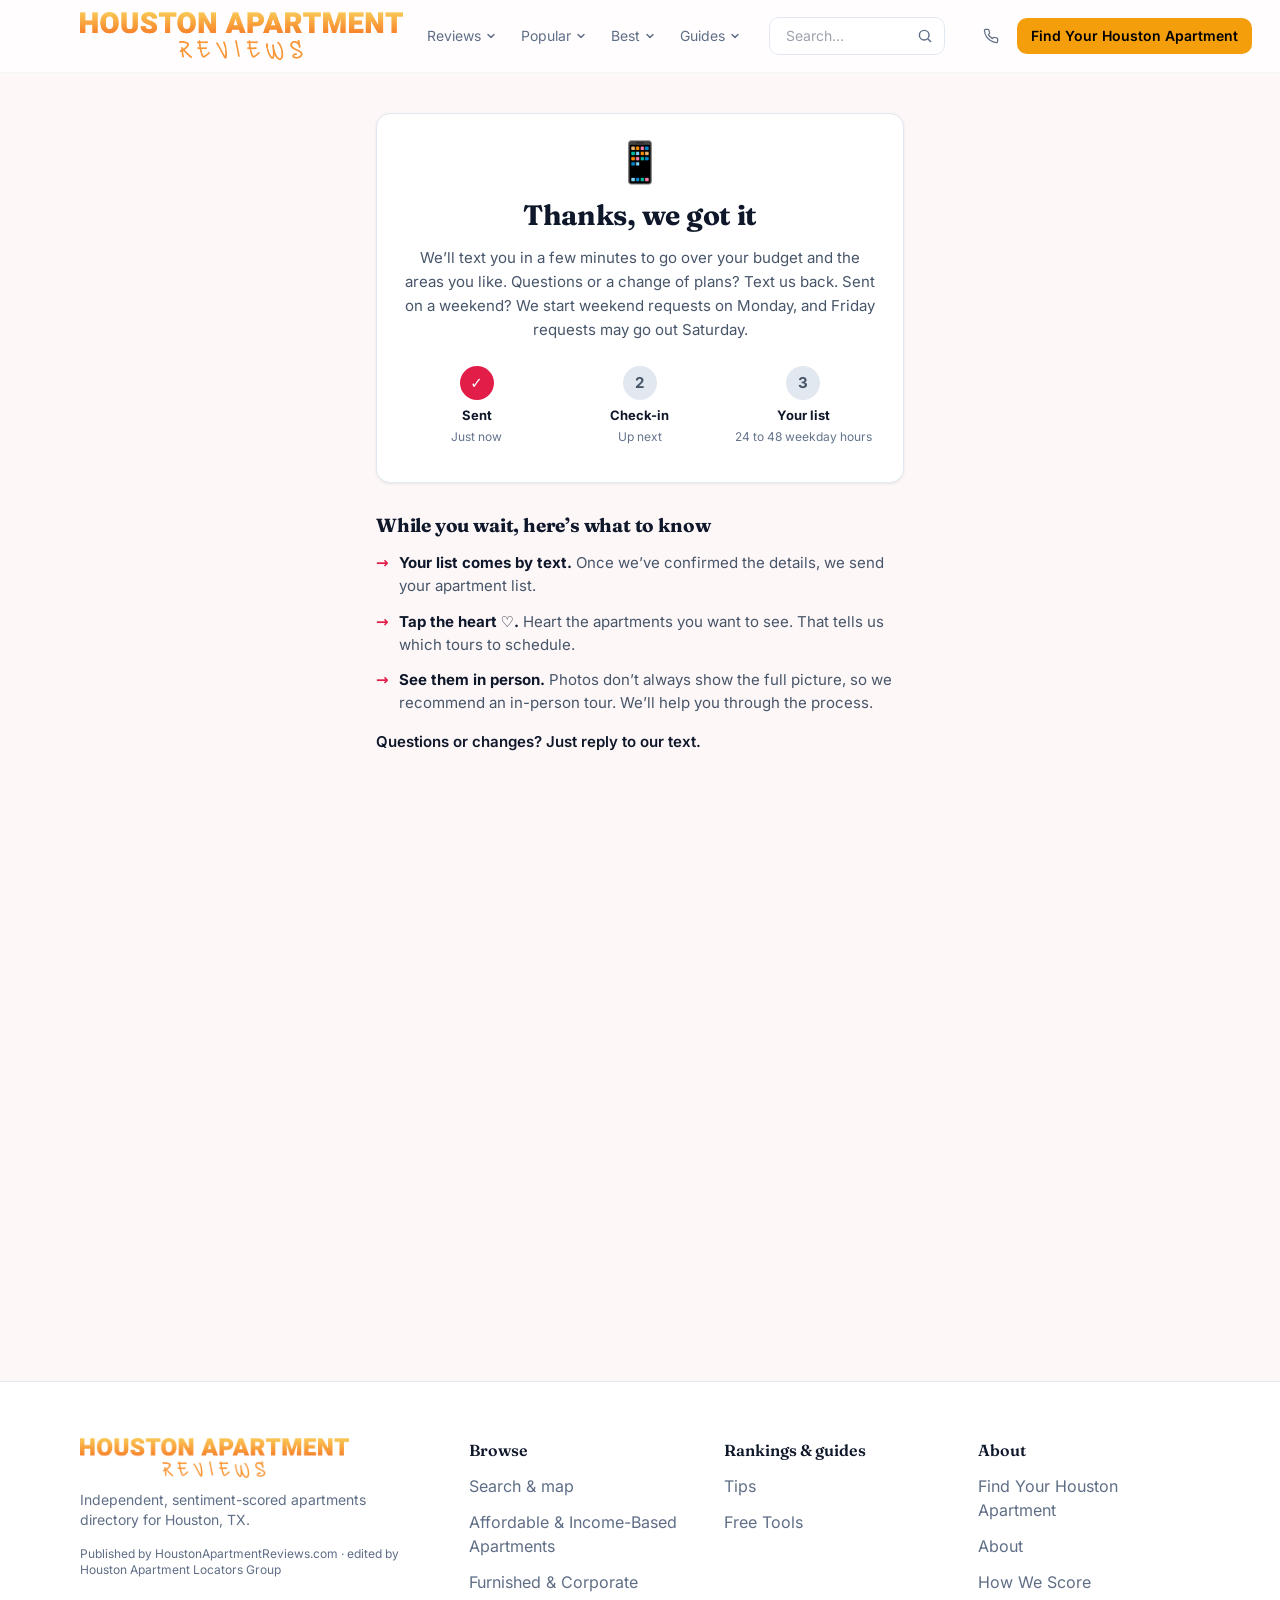
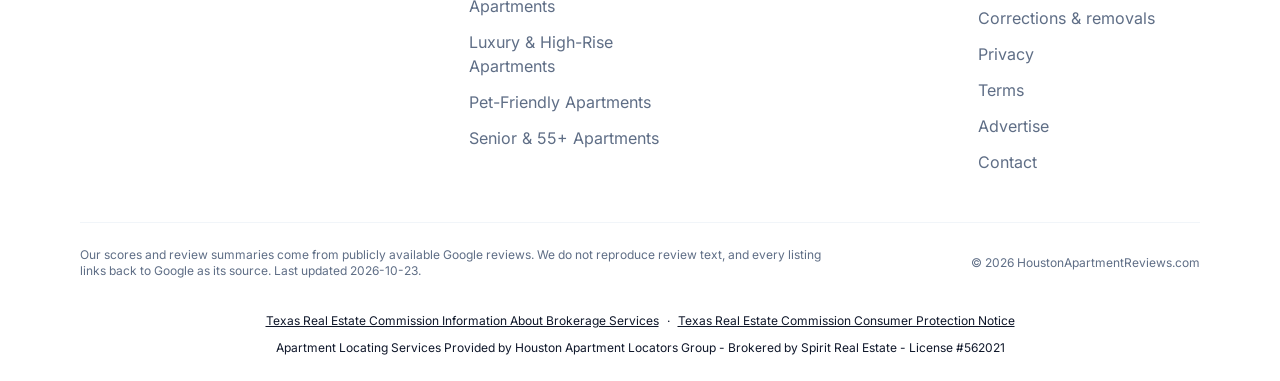
<file: thank-you/index.html>
<!DOCTYPE html><html lang="en" data-preset="modern" data-base="light" data-hero="full-bleed" data-header="glass-overlay" data-cards="registry" style="--lp-primary-50:255 245 245;--lp-primary-100:255 232 232;--lp-primary-200:255 205 205;--lp-primary-300:252 168 170;--lp-primary-400:243 116 125;--lp-primary-500:225 29 72;--lp-primary-600:192 21 59;--lp-primary-700:149 9 43;--lp-primary-800:135 6 38;--lp-primary-900:110 1 28;--lp-secondary-50:250 243 244;--lp-secondary-100:243 227 229;--lp-secondary-200:229 195 199;--lp-secondary-300:208 152 159;--lp-secondary-400:177 96 110;--lp-secondary-500:136 19 55;--lp-secondary-600:119 18 48;--lp-secondary-700:96 16 39;--lp-secondary-800:89 16 36;--lp-secondary-900:76 14 30;--lp-neutral-50:248 247 247;--lp-neutral-100:238 237 236;--lp-neutral-200:218 216 215;--lp-neutral-300:192 189 186;--lp-neutral-400:159 153 150;--lp-neutral-500:120 113 108;--lp-neutral-600:102 96 91;--lp-neutral-700:78 73 70;--lp-neutral-800:70 66 63;--lp-neutral-900:56 53 50;--lp-accent-50:255 250 245;--lp-accent-100:255 244 232;--lp-accent-200:254 231 205;--lp-accent-300:253 213 168;--lp-accent-400:250 189 115;--lp-accent-500:245 158 11;--lp-accent-600:205 130 0;--lp-accent-700:153 94 0;--lp-accent-800:137 82 0;--lp-accent-900:107 61 0;--lp-surface:253 247 248;--lp-surface-alt:249 238 241;--lp-surface-container:255 255 255;--lp-surface-container-high:241 245 249;--lp-on-surface:15 23 42;--lp-on-surface-variant:95 110 134;--lp-outline:226 232 240;--lp-outline-variant:241 245 249;--lp-accent:245 158 11;--lp-on-accent:0 0 0;--lp-brand:#e11d48;--lp-accent:#f59e0b;--lp-font:'Inter', system-ui, -apple-system, Segoe UI, Roboto, sans-serif;--lp-font-heading:'Fraunces', Georgia, serif;--lp-heading-weight:700;--lp-heading-tracking:-0.01em;--lp-text-display-desktop:48px;--lp-text-display-mobile:34px;--lp-text-display-tracking:-0.01em;--lp-text-h1-desktop:40px;--lp-text-h1-mobile:30px;--lp-text-h1-tracking:-0.01em;--lp-text-h2-desktop:28px;--lp-text-h2-mobile:23px;--lp-text-h2-tracking:0em;--lp-text-h3-desktop:22px;--lp-text-h3-mobile:19px;--lp-text-h3-tracking:0em;--lp-radius-sm:0.375rem;--lp-radius-md:0.625rem;--lp-radius-lg:0.875rem;--lp-radius-xl:1.25rem;--lp-radius-card:14px;--lp-radius-btn:10px;--lp-radius-chip:0.5rem;--lp-shadow-card:0 1px 3px rgb(15 23 42 / 0.08), 0 1px 2px rgb(15 23 42 / 0.04);--lp-shadow-hover:0 10px 28px rgb(15 23 42 / 0.12);--lp-card-border:1px solid transparent;--lp-ghost-border:1px solid transparent;--lp-ghost-bg:rgb(var(--lp-surface-alt));--lp-ghost-bg-hover:rgb(var(--lp-surface-container-high));--lp-link-decoration:none;--lp-link-underline-color:transparent;--lp-signature:none;"> <head><script src="/sca-dropdown-validation.js"></script><script src="/guest-card-copy-v1.js"></script><meta charset="utf-8"><meta name="viewport" content="width=device-width, initial-scale=1"><title>Thank You | Houston Apartment Reviews</title><meta name="robots" content="noindex, nofollow"><link rel="icon" href="/images/brand/favicon.png"><link rel="preload" href="/fonts/fraunces-latin.woff2" as="font" type="font/woff2" crossorigin><style>@font-face{font-family:'Fraunces';font-style:normal;font-weight:400 700;font-display:swap;src:url(/fonts/fraunces-vietnamese.woff2) format('woff2');unicode-range:U+0102-0103, U+0110-0111, U+0128-0129, U+0168-0169, U+01A0-01A1, U+01AF-01B0, U+0300-0301, U+0303-0304, U+0308-0309, U+0323, U+0329, U+1EA0-1EF9, U+20AB}@font-face{font-family:'Fraunces';font-style:normal;font-weight:400 700;font-display:swap;src:url(/fonts/fraunces-latin-ext.woff2) format('woff2');unicode-range:U+0100-02BA, U+02BD-02C5, U+02C7-02CC, U+02CE-02D7, U+02DD-02FF, U+0304, U+0308, U+0329, U+1D00-1DBF, U+1E00-1E9F, U+1EF2-1EFF, U+2020, U+20A0-20AB, U+20AD-20C4, U+2113, U+2C60-2C7F, U+A720-A7FF}@font-face{font-family:'Fraunces';font-style:normal;font-weight:400 700;font-display:swap;src:url(/fonts/fraunces-latin.woff2) format('woff2');unicode-range:U+0000-00FF, U+0131, U+0152-0153, U+02BB-02BC, U+02C6, U+02DA, U+02DC, U+0304, U+0308, U+0329, U+2000-206F, U+20AC, U+2122, U+2191, U+2193, U+2212, U+2215, U+FEFF, U+FFFD}@font-face{font-family:'Inter';font-style:normal;font-weight:400 700;font-display:swap;src:url(/fonts/inter-cyrillic-ext.woff2) format('woff2');unicode-range:U+0460-052F, U+1C80-1C8A, U+20B4, U+2DE0-2DFF, U+A640-A69F, U+FE2E-FE2F}@font-face{font-family:'Inter';font-style:normal;font-weight:400 700;font-display:swap;src:url(/fonts/inter-cyrillic.woff2) format('woff2');unicode-range:U+0301, U+0400-045F, U+0490-0491, U+04B0-04B1, U+2116}@font-face{font-family:'Inter';font-style:normal;font-weight:400 700;font-display:swap;src:url(/fonts/inter-greek-ext.woff2) format('woff2');unicode-range:U+1F00-1FFF}@font-face{font-family:'Inter';font-style:normal;font-weight:400 700;font-display:swap;src:url(/fonts/inter-greek.woff2) format('woff2');unicode-range:U+0370-0377, U+037A-037F, U+0384-038A, U+038C, U+038E-03A1, U+03A3-03FF}@font-face{font-family:'Inter';font-style:normal;font-weight:400 700;font-display:swap;src:url(/fonts/inter-vietnamese.woff2) format('woff2');unicode-range:U+0102-0103, U+0110-0111, U+0128-0129, U+0168-0169, U+01A0-01A1, U+01AF-01B0, U+0300-0301, U+0303-0304, U+0308-0309, U+0323, U+0329, U+1EA0-1EF9, U+20AB}@font-face{font-family:'Inter';font-style:normal;font-weight:400 700;font-display:swap;src:url(/fonts/inter-latin-ext.woff2) format('woff2');unicode-range:U+0100-02BA, U+02BD-02C5, U+02C7-02CC, U+02CE-02D7, U+02DD-02FF, U+0304, U+0308, U+0329, U+1D00-1DBF, U+1E00-1E9F, U+1EF2-1EFF, U+2020, U+20A0-20AB, U+20AD-20C4, U+2113, U+2C60-2C7F, U+A720-A7FF}@font-face{font-family:'Inter';font-style:normal;font-weight:400 700;font-display:swap;src:url(/fonts/inter-latin.woff2) format('woff2');unicode-range:U+0000-00FF, U+0131, U+0152-0153, U+02BB-02BC, U+02C6, U+02DA, U+02DC, U+0304, U+0308, U+0329, U+2000-206F, U+20AC, U+2122, U+2191, U+2193, U+2212, U+2215, U+FEFF, U+FFFD}body{font-family:var(--lp-font)}</style><link rel="stylesheet" href="/_astro/_slug_.nyY0su0v.css">
<link rel="stylesheet" href="/_astro/_slug_.DCW_JxmH.css"><link rel="stylesheet" href="/css/form.css"><style>@media (max-width:767px){header.lp-site-header img{height:auto;max-width:calc(100vw - 96px)}}.bca .har-h1{font-family:var(--lp-font-heading);font-weight:700;font-size:24px;line-height:1.2;color:rgb(var(--lp-on-surface));margin:0 0 4px;text-wrap:balance}@media (min-width:768px){.bca .har-h1{font-size:30px}}</style></head><body class="min-h-screen flex flex-col"><header class="lp-site-header sticky top-0 z-40 border-b border-outline/40 bg-surface-container/70 backdrop-blur-xl"> <div class="mx-auto flex max-w-6xl items-center justify-between gap-6 px-4 py-3"> <a href="https://houstonapartmentreviews.com/" class="flex shrink-0 items-center gap-2"> <img src="/images/brand/logo.png" alt="Houston Apartment Reviews Directory" class="h-12 w-auto">  </a>  <nav class="hidden items-center gap-6 md:flex" aria-label="Primary">  <div class="relative group"> <button type="button" class="inline-flex items-center gap-1 border-b-2 pb-0.5 text-sm transition-colors border-transparent text-on-surface-variant hover:text-primary-600" aria-haspopup="true">Reviews <svg class="h-3 w-3" viewBox="0 0 12 12" fill="none" aria-hidden="true"><path d="M3 4.5 6 7.5 9 4.5" stroke="currentColor" stroke-width="1.5" stroke-linecap="round" stroke-linejoin="round"/></svg></button> <div class="lp-menu invisible absolute left-0 top-full z-30 max-h-[70vh] min-w-[16rem] overflow-y-auto p-2 opacity-0 transition-opacity duration-150 group-hover:visible group-hover:opacity-100 group-focus-within:visible group-focus-within:opacity-100"> <a href="https://houstonapartmentreviews.com/browse/" class="flex items-center justify-between rounded-btn px-3 py-2 text-sm font-semibold text-primary-600 hover:bg-primary-50">Search &amp; map <span aria-hidden="true">&rarr;</span></a> <div class="my-1 border-t border-outline-variant"></div> <a href="https://houstonapartmentreviews.com/category/affordable-housing/" class="block rounded-btn px-3 py-2 text-sm text-on-surface-variant hover:bg-surface-alt hover:text-primary-700">Affordable &amp; Income-Based Apartments</a><a href="https://houstonapartmentreviews.com/category/furnished-corporate/" class="block rounded-btn px-3 py-2 text-sm text-on-surface-variant hover:bg-surface-alt hover:text-primary-700">Furnished &amp; Corporate Apartments</a><a href="https://houstonapartmentreviews.com/category/luxury-high-rise/" class="block rounded-btn px-3 py-2 text-sm text-on-surface-variant hover:bg-surface-alt hover:text-primary-700">Luxury &amp; High-Rise Apartments</a><a href="https://houstonapartmentreviews.com/category/pet-friendly/" class="block rounded-btn px-3 py-2 text-sm text-on-surface-variant hover:bg-surface-alt hover:text-primary-700">Pet-Friendly Apartments</a><a href="https://houstonapartmentreviews.com/category/senior-55plus/" class="block rounded-btn px-3 py-2 text-sm text-on-surface-variant hover:bg-surface-alt hover:text-primary-700">Senior &amp; 55+ Apartments</a><a href="https://houstonapartmentreviews.com/category/student-housing/" class="block rounded-btn px-3 py-2 text-sm text-on-surface-variant hover:bg-surface-alt hover:text-primary-700">Student Apartments</a><a href="https://houstonapartmentreviews.com/category/townhome-style/" class="block rounded-btn px-3 py-2 text-sm text-on-surface-variant hover:bg-surface-alt hover:text-primary-700">Townhome &amp; Garden-Style Apartments</a>  </div> </div>  <div class="relative group"> <button type="button" class="inline-flex items-center gap-1 border-b-2 pb-0.5 text-sm transition-colors border-transparent text-on-surface-variant hover:text-primary-600" aria-haspopup="true">Popular <svg class="h-3 w-3" viewBox="0 0 12 12" fill="none" aria-hidden="true"><path d="M3 4.5 6 7.5 9 4.5" stroke="currentColor" stroke-width="1.5" stroke-linecap="round" stroke-linejoin="round"/></svg></button> <div class="lp-menu invisible absolute left-0 top-full z-30 max-h-[70vh] min-w-[16rem] overflow-y-auto p-2 opacity-0 transition-opacity duration-150 group-hover:visible group-hover:opacity-100 group-focus-within:visible group-focus-within:opacity-100"> <a href="https://houstonapartmentreviews.com/houston-tx/" class="block rounded-btn px-3 py-2 text-sm text-on-surface-variant hover:bg-surface-alt hover:text-primary-700">Houston, TX</a><a href="https://houstonapartmentreviews.com/katy/" class="block rounded-btn px-3 py-2 text-sm text-on-surface-variant hover:bg-surface-alt hover:text-primary-700">Katy</a><a href="https://houstonapartmentreviews.com/the-woodlands/" class="block rounded-btn px-3 py-2 text-sm text-on-surface-variant hover:bg-surface-alt hover:text-primary-700">The Woodlands</a><a href="https://houstonapartmentreviews.com/sugar-land/" class="block rounded-btn px-3 py-2 text-sm text-on-surface-variant hover:bg-surface-alt hover:text-primary-700">Sugar Land</a> <div class="my-1 border-t border-outline-variant"></div> <a href="https://houstonapartmentreviews.com/locations/" class="flex items-center justify-between rounded-btn px-3 py-2 text-sm font-semibold text-primary-600 hover:bg-primary-50">All locations <span aria-hidden="true">&rarr;</span></a> </div> </div>    <div class="relative group"> <button type="button" class="inline-flex items-center gap-1 border-b-2 pb-0.5 text-sm transition-colors border-transparent text-on-surface-variant hover:text-primary-600" aria-haspopup="true">Best <svg class="h-3 w-3" viewBox="0 0 12 12" fill="none" aria-hidden="true"><path d="M3 4.5 6 7.5 9 4.5" stroke="currentColor" stroke-width="1.5" stroke-linecap="round" stroke-linejoin="round"/></svg></button> <div class="lp-menu invisible absolute left-0 top-full z-30 max-h-[70vh] min-w-[16rem] overflow-y-auto p-2 opacity-0 transition-opacity duration-150 group-hover:visible group-hover:opacity-100 group-focus-within:visible group-focus-within:opacity-100"> <a href="https://houstonapartmentreviews.com/houston-tx/best/apartments/" class="block rounded-btn px-3 py-2 text-sm text-on-surface-variant hover:bg-surface-alt hover:text-primary-700">Best Apartments in Houston</a><a href="https://houstonapartmentreviews.com/katy/best/apartments/" class="block rounded-btn px-3 py-2 text-sm text-on-surface-variant hover:bg-surface-alt hover:text-primary-700">Best Apartments in Katy</a><a href="https://houstonapartmentreviews.com/sugar-land/best/apartments/" class="block rounded-btn px-3 py-2 text-sm text-on-surface-variant hover:bg-surface-alt hover:text-primary-700">Best Apartments in Sugar Land</a><a href="https://houstonapartmentreviews.com/the-woodlands/best/apartments/" class="block rounded-btn px-3 py-2 text-sm text-on-surface-variant hover:bg-surface-alt hover:text-primary-700">Best Apartments in The Woodlands</a> <div class="my-1 border-t border-outline-variant"></div> <a href="https://houstonapartmentreviews.com/best/" class="flex items-center justify-between rounded-btn px-3 py-2 text-sm font-semibold text-primary-600 hover:bg-primary-50">All rankings <span aria-hidden="true">&rarr;</span></a> </div> </div>  <div class="relative group"> <button type="button" class="inline-flex items-center gap-1 border-b-2 pb-0.5 text-sm transition-colors border-transparent text-on-surface-variant hover:text-primary-600" aria-haspopup="true">Guides <svg class="h-3 w-3" viewBox="0 0 12 12" fill="none" aria-hidden="true"><path d="M3 4.5 6 7.5 9 4.5" stroke="currentColor" stroke-width="1.5" stroke-linecap="round" stroke-linejoin="round"/></svg></button> <div class="lp-menu invisible absolute left-0 top-full z-30 max-h-[70vh] min-w-[16rem] overflow-y-auto p-2 opacity-0 transition-opacity duration-150 group-hover:visible group-hover:opacity-100 group-focus-within:visible group-focus-within:opacity-100"> <a href="https://houstonapartmentreviews.com/guide/" class="block rounded-btn px-3 py-2 text-sm text-on-surface-variant hover:bg-surface-alt hover:text-primary-700">Tips</a><a href="https://houstonapartmentreviews.com/tools/" class="block rounded-btn px-3 py-2 text-sm text-on-surface-variant hover:bg-surface-alt hover:text-primary-700">Free Tools</a><a href="https://houstonapartmentreviews.com/resources/" class="block rounded-btn px-3 py-2 text-sm text-on-surface-variant hover:bg-surface-alt hover:text-primary-700">Resources</a><a href="https://houstonapartmentreviews.com/glossary/" class="block rounded-btn px-3 py-2 text-sm text-on-surface-variant hover:bg-surface-alt hover:text-primary-700">Dictionary</a> </div> </div>  <form action="https://houstonapartmentreviews.com/browse/" method="get" role="search" class="relative ml-1"> <label class="sr-only" for="lp-nav-search">Search businesses</label> <input id="lp-nav-search" type="search" name="q" placeholder="Search…" class="lp-input w-44 py-2 pl-4 pr-9 text-sm"> <svg class="pointer-events-none absolute right-3 top-1/2 h-4 w-4 -translate-y-1/2 text-on-surface-variant" viewBox="0 0 20 20" fill="none" aria-hidden="true"><circle cx="9" cy="9" r="6" stroke="currentColor" stroke-width="1.8"></circle><path d="m14 14 3 3" stroke="currentColor" stroke-width="1.8" stroke-linecap="round"></path></svg> </form> <div class="ml-1 flex items-center gap-2"> <a href="tel:713-405-3410" aria-label="Call" class="flex h-9 w-9 items-center justify-center rounded-full text-on-surface-variant transition-colors hover:bg-surface-alt hover:text-primary-600"> <svg class="h-4 w-4" viewBox="0 0 24 24" fill="none" stroke="currentColor" stroke-width="1.8" stroke-linecap="round" stroke-linejoin="round" aria-hidden="true"><path d="M22 16.92v3a2 2 0 0 1-2.18 2 19.79 19.79 0 0 1-8.63-3.07 19.5 19.5 0 0 1-6-6 19.79 19.79 0 0 1-3.07-8.67A2 2 0 0 1 4.11 2h3a2 2 0 0 1 2 1.72c.13.96.36 1.9.7 2.81a2 2 0 0 1-.45 2.11L8.09 9.91a16 16 0 0 0 6 6l1.27-1.27a2 2 0 0 1 2.11-.45c.9.34 1.85.57 2.81.7A2 2 0 0 1 22 16.92Z"></path></svg> </a>  <a href="https://help.houstonapartmentreviews.com/" rel="noopener nofollow" class="lp-accent-bg text-on-accent whitespace-nowrap rounded-btn px-3.5 py-2 text-sm font-semibold">Find Your Houston Apartment</a> </div> </nav>  <details class="lp-mnav md:hidden"> <summary class="lp-btn-ghost flex cursor-pointer list-none p-2 text-on-surface-variant" aria-label="Menu"> <svg class="lp-mnav-burger h-5 w-5" viewBox="0 0 24 24" fill="none" aria-hidden="true"><path d="M4 7h16M4 12h16M4 17h16" stroke="currentColor" stroke-width="1.8" stroke-linecap="round"></path></svg> <svg class="lp-mnav-close hidden h-5 w-5" viewBox="0 0 24 24" fill="none" aria-hidden="true"><path d="m6 6 12 12M18 6 6 18" stroke="currentColor" stroke-width="1.8" stroke-linecap="round"></path></svg> <span class="sr-only">Menu</span> </summary> <div class="lp-mnav-panel absolute inset-x-0 top-full z-40 overflow-y-auto overscroll-contain border-t border-outline bg-surface-container"> <div class="mx-auto max-w-6xl px-4 pb-8 pt-4"> <form action="https://houstonapartmentreviews.com/browse/" method="get" role="search" class="relative mb-2"> <label class="sr-only" for="lp-mnav-search">Search businesses</label> <input id="lp-mnav-search" type="search" name="q" placeholder="Search businesses…" class="lp-input w-full py-3 pl-4 pr-11 text-base"> <svg class="pointer-events-none absolute right-4 top-1/2 h-5 w-5 -translate-y-1/2 text-on-surface-variant" viewBox="0 0 20 20" fill="none" aria-hidden="true"><circle cx="9" cy="9" r="6" stroke="currentColor" stroke-width="1.8"></circle><path d="m14 14 3 3" stroke="currentColor" stroke-width="1.8" stroke-linecap="round"></path></svg> </form> <div class="mb-3 flex gap-2"> <a href="https://help.houstonapartmentreviews.com/" rel="noopener nofollow" class="lp-accent-bg text-on-accent flex-1 rounded-btn px-4 py-3 text-center text-base font-semibold">Find Your Houston Apartment</a> <a href="tel:713-405-3410" class="flex items-center justify-center rounded-btn border border-outline px-4 py-3 text-base font-medium text-on-surface">Call</a> </div> <nav class="divide-y divide-outline-variant" aria-label="Mobile"> <a href="https://houstonapartmentreviews.com/" class="flex items-center px-1 py-3 text-base font-medium text-on-surface">Home</a> <a href="https://houstonapartmentreviews.com/browse/" class="flex items-center px-1 py-3 text-base font-medium text-on-surface">Browse &amp; map</a> <details class="lp-mnav-group"> <summary class="flex cursor-pointer list-none items-center justify-between px-1 py-3 text-base font-medium text-on-surface">Reviews <svg class="lp-mnav-chev h-4 w-4 shrink-0 text-on-surface-variant transition-transform duration-150" viewBox="0 0 12 12" fill="none" aria-hidden="true"><path d="M3 4.5 6 7.5 9 4.5" stroke="currentColor" stroke-width="1.5" stroke-linecap="round" stroke-linejoin="round"/></svg></summary> <div class="pb-3"> <a href="https://houstonapartmentreviews.com/category/affordable-housing/" class="block rounded-btn px-3 py-2.5 text-[15px] text-on-surface-variant hover:bg-surface-alt hover:text-primary-700">Affordable &amp; Income-Based Apartments</a><a href="https://houstonapartmentreviews.com/category/furnished-corporate/" class="block rounded-btn px-3 py-2.5 text-[15px] text-on-surface-variant hover:bg-surface-alt hover:text-primary-700">Furnished &amp; Corporate Apartments</a><a href="https://houstonapartmentreviews.com/category/luxury-high-rise/" class="block rounded-btn px-3 py-2.5 text-[15px] text-on-surface-variant hover:bg-surface-alt hover:text-primary-700">Luxury &amp; High-Rise Apartments</a><a href="https://houstonapartmentreviews.com/category/pet-friendly/" class="block rounded-btn px-3 py-2.5 text-[15px] text-on-surface-variant hover:bg-surface-alt hover:text-primary-700">Pet-Friendly Apartments</a><a href="https://houstonapartmentreviews.com/category/senior-55plus/" class="block rounded-btn px-3 py-2.5 text-[15px] text-on-surface-variant hover:bg-surface-alt hover:text-primary-700">Senior &amp; 55+ Apartments</a><a href="https://houstonapartmentreviews.com/category/student-housing/" class="block rounded-btn px-3 py-2.5 text-[15px] text-on-surface-variant hover:bg-surface-alt hover:text-primary-700">Student Apartments</a><a href="https://houstonapartmentreviews.com/category/townhome-style/" class="block rounded-btn px-3 py-2.5 text-[15px] text-on-surface-variant hover:bg-surface-alt hover:text-primary-700">Townhome &amp; Garden-Style Apartments</a>  </div> </details> <details class="lp-mnav-group"> <summary class="flex cursor-pointer list-none items-center justify-between px-1 py-3 text-base font-medium text-on-surface">Popular <svg class="lp-mnav-chev h-4 w-4 shrink-0 text-on-surface-variant transition-transform duration-150" viewBox="0 0 12 12" fill="none" aria-hidden="true"><path d="M3 4.5 6 7.5 9 4.5" stroke="currentColor" stroke-width="1.5" stroke-linecap="round" stroke-linejoin="round"/></svg></summary> <div class="pb-3"> <a href="https://houstonapartmentreviews.com/houston-tx/" class="block rounded-btn px-3 py-2.5 text-[15px] text-on-surface-variant hover:bg-surface-alt hover:text-primary-700">Houston, TX</a><a href="https://houstonapartmentreviews.com/katy/" class="block rounded-btn px-3 py-2.5 text-[15px] text-on-surface-variant hover:bg-surface-alt hover:text-primary-700">Katy</a><a href="https://houstonapartmentreviews.com/the-woodlands/" class="block rounded-btn px-3 py-2.5 text-[15px] text-on-surface-variant hover:bg-surface-alt hover:text-primary-700">The Woodlands</a><a href="https://houstonapartmentreviews.com/sugar-land/" class="block rounded-btn px-3 py-2.5 text-[15px] text-on-surface-variant hover:bg-surface-alt hover:text-primary-700">Sugar Land</a> <a href="https://houstonapartmentreviews.com/locations/" class="block rounded-btn px-3 py-2.5 text-[15px] font-semibold text-primary-600 hover:bg-surface-alt">All locations &rarr;</a> </div> </details>  <a href="https://houstonapartmentreviews.com/best/" class="flex items-center px-1 py-3 text-base font-medium text-on-surface">Best</a> <details class="lp-mnav-group"> <summary class="flex cursor-pointer list-none items-center justify-between px-1 py-3 text-base font-medium text-on-surface">Guides <svg class="lp-mnav-chev h-4 w-4 shrink-0 text-on-surface-variant transition-transform duration-150" viewBox="0 0 12 12" fill="none" aria-hidden="true"><path d="M3 4.5 6 7.5 9 4.5" stroke="currentColor" stroke-width="1.5" stroke-linecap="round" stroke-linejoin="round"/></svg></summary> <div class="pb-3"> <a href="https://houstonapartmentreviews.com/guide/" class="block rounded-btn px-3 py-2.5 text-[15px] text-on-surface-variant hover:bg-surface-alt hover:text-primary-700">Tips</a><a href="https://houstonapartmentreviews.com/tools/" class="block rounded-btn px-3 py-2.5 text-[15px] text-on-surface-variant hover:bg-surface-alt hover:text-primary-700">Free Tools</a><a href="https://houstonapartmentreviews.com/resources/" class="block rounded-btn px-3 py-2.5 text-[15px] text-on-surface-variant hover:bg-surface-alt hover:text-primary-700">Resources</a><a href="https://houstonapartmentreviews.com/glossary/" class="block rounded-btn px-3 py-2.5 text-[15px] text-on-surface-variant hover:bg-surface-alt hover:text-primary-700">Dictionary</a> </div> </details>  </nav> </div> </div> </details> </div> </header>   <script>
  (function () {
    var h = document.querySelector('header.lp-site-header');
    if (!h) return;
    var setH = function () { document.documentElement.style.setProperty('--lp-header-h', h.offsetHeight + 'px'); };
    setH();
    window.addEventListener('resize', setH, { passive: true });
    var overlay = h.classList.contains('lp-header-overlay');
    var atTop = function () { h.classList.toggle('lp-at-top', window.scrollY < 60); };
    var m = h.querySelector('.lp-mnav');
    if (m) {
      m.addEventListener('toggle', function () {
        // Lock page scroll behind the sheet; over a photo hero, solidify the transparent header so
        // the nav row reads against the sheet, not the hero. atTop() restores it on close.
        document.documentElement.classList.toggle('lp-mnav-open', m.open);
        if (!overlay) return;
        if (m.open) h.classList.remove('lp-at-top'); else atTop();
      });
    }
    if (!overlay) return;
    atTop();
    window.addEventListener('scroll', atTop, { passive: true });
  })();
</script> <main id="main" class="flex-1"><div style="max-width:560px;margin:0 auto;padding:40px 16px 24px"><div style="background:#fff;border:1px solid #e2e8f0;border-radius:14px;padding:28px 22px;box-shadow:0 1px 3px rgb(15 23 42/.08)"><div style="text-align:center;font-size:40px;line-height:1">&#128241;</div><h1 style="text-align:center;font-family:var(--lp-font-heading);font-weight:800;font-size:28px;margin:12px 0 10px;color:#0f172a">Thanks, we got it</h1><p style="text-align:center;font-size:15px;line-height:1.6;color:#475569;margin:0">We&#8217;ll text you in a few minutes to go over your budget and the areas you like. Questions or a change of plans? Text us back. Sent on a weekend? We start weekend requests on Monday, and Friday requests may go out Saturday.</p><div style="display:flex;gap:8px;margin:24px 0 8px"><div style="flex:1;text-align:center"><div style="width:34px;height:34px;border-radius:50%;margin:0 auto 6px;display:flex;align-items:center;justify-content:center;font-weight:700;font-size:15px;background:#e11d48;color:#fff">&#10003;</div><p style="font-weight:700;font-size:13px;margin:0;color:#0f172a">Sent</p><p style="font-size:12px;margin:2px 0 0;color:#64748b">Just now</p></div><div style="flex:1;text-align:center"><div style="width:34px;height:34px;border-radius:50%;margin:0 auto 6px;display:flex;align-items:center;justify-content:center;font-weight:700;font-size:15px;background:#e2e8f0;color:#475569">2</div><p style="font-weight:700;font-size:13px;margin:0;color:#0f172a">Check-in</p><p style="font-size:12px;margin:2px 0 0;color:#64748b">Up next</p></div><div style="flex:1;text-align:center"><div style="width:34px;height:34px;border-radius:50%;margin:0 auto 6px;display:flex;align-items:center;justify-content:center;font-weight:700;font-size:15px;background:#e2e8f0;color:#475569">3</div><p style="font-weight:700;font-size:13px;margin:0;color:#0f172a">Your list</p><p style="font-size:12px;margin:2px 0 0;color:#64748b">24 to 48 weekday hours</p></div></div></div><h2 style="font-family:var(--lp-font-heading);font-weight:800;font-size:19px;margin:28px 0 12px;color:#0f172a">While you wait, here&#8217;s what to know</h2><ul style="list-style:none;padding:0;margin:0;font-size:15px;line-height:1.55;color:#475569"><li style="display:flex;gap:10px;margin:0 0 12px"><span style="color:#e11d48;font-weight:700">&rarr;</span><span><strong style="color:#0f172a">Your list comes by text.</strong> Once we&#8217;ve confirmed the details, we send your apartment list.</span></li><li style="display:flex;gap:10px;margin:0 0 12px"><span style="color:#e11d48;font-weight:700">&rarr;</span><span><strong style="color:#0f172a">Tap the heart &#9825;.</strong> Heart the apartments you want to see. That tells us which tours to schedule.</span></li><li style="display:flex;gap:10px;margin:0 0 12px"><span style="color:#e11d48;font-weight:700">&rarr;</span><span><strong style="color:#0f172a">See them in person.</strong> Photos don&#8217;t always show the full picture, so we recommend an in-person tour. We&#8217;ll help you through the process.</span></li></ul><p style="font-size:15px;color:#0f172a;font-weight:600;margin:16px 0 0">Questions or changes? Just reply to our text.</p></div><div data-intake-footer-spacer aria-hidden="true" style="height:clamp(360px,60vh,720px);background:transparent"></div></main>  <footer class="mt-16 border-t border-outline bg-surface-container"> <div class="mx-auto max-w-6xl px-4 pt-14 pb-8"> <div class="grid gap-12 md:grid-cols-12">  <div class="md:col-span-4"> <img src="/images/brand/logo.png" alt="Houston Apartment Reviews Directory" class="mb-3 h-10 w-auto" loading="lazy"> <p class="max-w-sm text-sm text-on-surface-variant">Independent, sentiment-scored apartments directory for Houston, TX.</p> <p class="mt-4 text-xs text-on-surface-variant">
Published by <a class="hover:text-primary-600" href="https://houstonapartmentreviews.com" rel="publisher">HoustonApartmentReviews.com</a>  &middot; edited by Houston Apartment Locators Group </p>  </div>  <div class="grid grid-cols-2 gap-8 sm:grid-cols-3 md:col-span-8"> <div class="flex flex-col gap-3"> <span class="font-heading font-semibold text-on-surface">Browse</span> <a class="text-on-surface-variant hover:text-primary-600 transition-colors" href="https://houstonapartmentreviews.com/browse/">Search &amp; map</a> <a class="text-on-surface-variant hover:text-primary-600 transition-colors" href="https://houstonapartmentreviews.com/category/affordable-housing/">Affordable &amp; Income-Based Apartments</a><a class="text-on-surface-variant hover:text-primary-600 transition-colors" href="https://houstonapartmentreviews.com/category/furnished-corporate/">Furnished &amp; Corporate Apartments</a><a class="text-on-surface-variant hover:text-primary-600 transition-colors" href="https://houstonapartmentreviews.com/category/luxury-high-rise/">Luxury &amp; High-Rise Apartments</a><a class="text-on-surface-variant hover:text-primary-600 transition-colors" href="https://houstonapartmentreviews.com/category/pet-friendly/">Pet-Friendly Apartments</a><a class="text-on-surface-variant hover:text-primary-600 transition-colors" href="https://houstonapartmentreviews.com/category/senior-55plus/">Senior &amp; 55+ Apartments</a> </div> <div class="flex flex-col gap-3"> <span class="font-heading font-semibold text-on-surface">Rankings &amp; guides</span>  <a class="text-on-surface-variant hover:text-primary-600 transition-colors" href="https://houstonapartmentreviews.com/guide/">Tips</a>  <a class="text-on-surface-variant hover:text-primary-600 transition-colors" href="https://houstonapartmentreviews.com/tools/">Free Tools</a> </div> <div class="flex flex-col gap-3"> <span class="font-heading font-semibold text-on-surface">About</span> <a class="text-on-surface-variant hover:text-primary-600 transition-colors" href="/">Find Your Houston Apartment</a> <a class="text-on-surface-variant hover:text-primary-600 transition-colors" href="https://houstonapartmentreviews.com/about/">About</a>  <a class="text-on-surface-variant hover:text-primary-600 transition-colors" href="https://houstonapartmentreviews.com/how-we-score/">How We Score</a> <a class="text-on-surface-variant hover:text-primary-600 transition-colors" href="https://houstonapartmentreviews.com/listing-policy/">Corrections &amp; removals</a> <a class="text-on-surface-variant hover:text-primary-600 transition-colors" href="https://houstonapartmentreviews.com/privacy/">Privacy</a> <a class="text-on-surface-variant hover:text-primary-600 transition-colors" href="https://houstonapartmentreviews.com/terms/">Terms</a> <a class="text-on-surface-variant hover:text-primary-600 transition-colors" href="https://houstonapartmentreviews.com/advertise/">Advertise</a> <a class="text-on-surface-variant hover:text-primary-600 transition-colors" href="https://houstonapartmentreviews.com/contact/">Contact</a> </div> </div> </div>  <div class="mt-12 flex flex-col gap-3 border-t border-outline-variant pt-6 text-xs text-on-surface-variant sm:flex-row sm:items-center sm:justify-between"> <p class="max-w-3xl"> Our scores and review summaries come from publicly available Google reviews. We do not reproduce review text, and every listing links back to Google as its source. Last updated 2026-10-23.
 </p> <p class="shrink-0">&copy; 2026 HoustonApartmentReviews.com</p> </div> </div> <div style="max-width:72rem;margin:0 auto;padding:0 16px 24px;font-size:12px;line-height:1.6;text-align:center"><a href="/docs/trec-information-about-brokerage-services.pdf" target="_blank" rel="noopener noreferrer" style="color:inherit;text-decoration:underline">Texas Real Estate Commission Information About Brokerage Services</a><span aria-hidden="true" style="margin:0 8px">&middot;</span><a href="/docs/trec-consumer-protection-notice.pdf" target="_blank" rel="noopener noreferrer" style="color:inherit;text-decoration:underline">Texas Real Estate Commission Consumer Protection Notice</a><p style="margin:8px 0 0">Apartment Locating Services Provided by Houston Apartment Locators Group - Brokered by Spirit Real Estate - License #562021</p></div></footer></body></html>
</file>
<file: _astro/_slug_.nyY0su0v.css>
*,:before,:after{--tw-border-spacing-x: 0;--tw-border-spacing-y: 0;--tw-translate-x: 0;--tw-translate-y: 0;--tw-rotate: 0;--tw-skew-x: 0;--tw-skew-y: 0;--tw-scale-x: 1;--tw-scale-y: 1;--tw-pan-x: ;--tw-pan-y: ;--tw-pinch-zoom: ;--tw-scroll-snap-strictness: proximity;--tw-gradient-from-position: ;--tw-gradient-via-position: ;--tw-gradient-to-position: ;--tw-ordinal: ;--tw-slashed-zero: ;--tw-numeric-figure: ;--tw-numeric-spacing: ;--tw-numeric-fraction: ;--tw-ring-inset: ;--tw-ring-offset-width: 0px;--tw-ring-offset-color: #fff;--tw-ring-color: rgb(59 130 246 / .5);--tw-ring-offset-shadow: 0 0 #0000;--tw-ring-shadow: 0 0 #0000;--tw-shadow: 0 0 #0000;--tw-shadow-colored: 0 0 #0000;--tw-blur: ;--tw-brightness: ;--tw-contrast: ;--tw-grayscale: ;--tw-hue-rotate: ;--tw-invert: ;--tw-saturate: ;--tw-sepia: ;--tw-drop-shadow: ;--tw-backdrop-blur: ;--tw-backdrop-brightness: ;--tw-backdrop-contrast: ;--tw-backdrop-grayscale: ;--tw-backdrop-hue-rotate: ;--tw-backdrop-invert: ;--tw-backdrop-opacity: ;--tw-backdrop-saturate: ;--tw-backdrop-sepia: ;--tw-contain-size: ;--tw-contain-layout: ;--tw-contain-paint: ;--tw-contain-style: }::backdrop{--tw-border-spacing-x: 0;--tw-border-spacing-y: 0;--tw-translate-x: 0;--tw-translate-y: 0;--tw-rotate: 0;--tw-skew-x: 0;--tw-skew-y: 0;--tw-scale-x: 1;--tw-scale-y: 1;--tw-pan-x: ;--tw-pan-y: ;--tw-pinch-zoom: ;--tw-scroll-snap-strictness: proximity;--tw-gradient-from-position: ;--tw-gradient-via-position: ;--tw-gradient-to-position: ;--tw-ordinal: ;--tw-slashed-zero: ;--tw-numeric-figure: ;--tw-numeric-spacing: ;--tw-numeric-fraction: ;--tw-ring-inset: ;--tw-ring-offset-width: 0px;--tw-ring-offset-color: #fff;--tw-ring-color: rgb(59 130 246 / .5);--tw-ring-offset-shadow: 0 0 #0000;--tw-ring-shadow: 0 0 #0000;--tw-shadow: 0 0 #0000;--tw-shadow-colored: 0 0 #0000;--tw-blur: ;--tw-brightness: ;--tw-contrast: ;--tw-grayscale: ;--tw-hue-rotate: ;--tw-invert: ;--tw-saturate: ;--tw-sepia: ;--tw-drop-shadow: ;--tw-backdrop-blur: ;--tw-backdrop-brightness: ;--tw-backdrop-contrast: ;--tw-backdrop-grayscale: ;--tw-backdrop-hue-rotate: ;--tw-backdrop-invert: ;--tw-backdrop-opacity: ;--tw-backdrop-saturate: ;--tw-backdrop-sepia: ;--tw-contain-size: ;--tw-contain-layout: ;--tw-contain-paint: ;--tw-contain-style: }*,:before,:after{box-sizing:border-box;border-width:0;border-style:solid;border-color:#e5e7eb}:before,:after{--tw-content: ""}html,:host{line-height:1.5;-webkit-text-size-adjust:100%;-moz-tab-size:4;-o-tab-size:4;tab-size:4;font-family:ui-sans-serif,system-ui,sans-serif,"Apple Color Emoji","Segoe UI Emoji",Segoe UI Symbol,"Noto Color Emoji";font-feature-settings:normal;font-variation-settings:normal;-webkit-tap-highlight-color:transparent}body{margin:0;line-height:inherit}hr{height:0;color:inherit;border-top-width:1px}abbr:where([title]){-webkit-text-decoration:underline dotted;text-decoration:underline dotted}h1,h2,h3,h4,h5,h6{font-size:inherit;font-weight:inherit}a{color:inherit;text-decoration:inherit}b,strong{font-weight:bolder}code,kbd,samp,pre{font-family:ui-monospace,SFMono-Regular,Menlo,Monaco,Consolas,Liberation Mono,Courier New,monospace;font-feature-settings:normal;font-variation-settings:normal;font-size:1em}small{font-size:80%}sub,sup{font-size:75%;line-height:0;position:relative;vertical-align:baseline}sub{bottom:-.25em}sup{top:-.5em}table{text-indent:0;border-color:inherit;border-collapse:collapse}button,input,optgroup,select,textarea{font-family:inherit;font-feature-settings:inherit;font-variation-settings:inherit;font-size:100%;font-weight:inherit;line-height:inherit;letter-spacing:inherit;color:inherit;margin:0;padding:0}button,select{text-transform:none}button,input:where([type=button]),input:where([type=reset]),input:where([type=submit]){-webkit-appearance:button;background-color:transparent;background-image:none}:-moz-focusring{outline:auto}:-moz-ui-invalid{box-shadow:none}progress{vertical-align:baseline}::-webkit-inner-spin-button,::-webkit-outer-spin-button{height:auto}[type=search]{-webkit-appearance:textfield;outline-offset:-2px}::-webkit-search-decoration{-webkit-appearance:none}::-webkit-file-upload-button{-webkit-appearance:button;font:inherit}summary{display:list-item}blockquote,dl,dd,h1,h2,h3,h4,h5,h6,hr,figure,p,pre{margin:0}fieldset{margin:0;padding:0}legend{padding:0}ol,ul,menu{list-style:none;margin:0;padding:0}dialog{padding:0}textarea{resize:vertical}input::-moz-placeholder,textarea::-moz-placeholder{opacity:1;color:#9ca3af}input::placeholder,textarea::placeholder{opacity:1;color:#9ca3af}button,[role=button]{cursor:pointer}:disabled{cursor:default}img,svg,video,canvas,audio,iframe,embed,object{display:block;vertical-align:middle}img,video{max-width:100%;height:auto}[hidden]:where(:not([hidden=until-found])){display:none}.container{width:100%}@media (min-width: 640px){.container{max-width:640px}}@media (min-width: 768px){.container{max-width:768px}}@media (min-width: 1024px){.container{max-width:1024px}}@media (min-width: 1280px){.container{max-width:1280px}}@media (min-width: 1536px){.container{max-width:1536px}}.prose{color:var(--tw-prose-body);max-width:65ch}.prose :where(p):not(:where([class~=not-prose],[class~=not-prose] *)){margin-top:1.25em;margin-bottom:1.25em}.prose :where([class~=lead]):not(:where([class~=not-prose],[class~=not-prose] *)){color:var(--tw-prose-lead);font-size:1.25em;line-height:1.6;margin-top:1.2em;margin-bottom:1.2em}.prose :where(a):not(:where([class~=not-prose],[class~=not-prose] *)){color:var(--tw-prose-links);text-decoration:underline;font-weight:500}.prose :where(strong):not(:where([class~=not-prose],[class~=not-prose] *)){color:var(--tw-prose-bold);font-weight:600}.prose :where(a strong):not(:where([class~=not-prose],[class~=not-prose] *)){color:inherit}.prose :where(blockquote strong):not(:where([class~=not-prose],[class~=not-prose] *)){color:inherit}.prose :where(thead th strong):not(:where([class~=not-prose],[class~=not-prose] *)){color:inherit}.prose :where(ol):not(:where([class~=not-prose],[class~=not-prose] *)){list-style-type:decimal;margin-top:1.25em;margin-bottom:1.25em;padding-inline-start:1.625em}.prose :where(ol[type=A]):not(:where([class~=not-prose],[class~=not-prose] *)){list-style-type:upper-alpha}.prose :where(ol[type=a]):not(:where([class~=not-prose],[class~=not-prose] *)){list-style-type:lower-alpha}.prose :where(ol[type=A s]):not(:where([class~=not-prose],[class~=not-prose] *)){list-style-type:upper-alpha}.prose :where(ol[type=a s]):not(:where([class~=not-prose],[class~=not-prose] *)){list-style-type:lower-alpha}.prose :where(ol[type=I]):not(:where([class~=not-prose],[class~=not-prose] *)){list-style-type:upper-roman}.prose :where(ol[type=i]):not(:where([class~=not-prose],[class~=not-prose] *)){list-style-type:lower-roman}.prose :where(ol[type=I s]):not(:where([class~=not-prose],[class~=not-prose] *)){list-style-type:upper-roman}.prose :where(ol[type=i s]):not(:where([class~=not-prose],[class~=not-prose] *)){list-style-type:lower-roman}.prose :where(ol[type="1"]):not(:where([class~=not-prose],[class~=not-prose] *)){list-style-type:decimal}.prose :where(ul):not(:where([class~=not-prose],[class~=not-prose] *)){list-style-type:disc;margin-top:1.25em;margin-bottom:1.25em;padding-inline-start:1.625em}.prose :where(ol>li):not(:where([class~=not-prose],[class~=not-prose] *))::marker{font-weight:400;color:var(--tw-prose-counters)}.prose :where(ul>li):not(:where([class~=not-prose],[class~=not-prose] *))::marker{color:var(--tw-prose-bullets)}.prose :where(dt):not(:where([class~=not-prose],[class~=not-prose] *)){color:var(--tw-prose-headings);font-weight:600;margin-top:1.25em}.prose :where(hr):not(:where([class~=not-prose],[class~=not-prose] *)){border-color:var(--tw-prose-hr);border-top-width:1px;margin-top:3em;margin-bottom:3em}.prose :where(blockquote):not(:where([class~=not-prose],[class~=not-prose] *)){font-weight:500;font-style:italic;color:var(--tw-prose-quotes);border-inline-start-width:.25rem;border-inline-start-color:var(--tw-prose-quote-borders);quotes:"“""”""‘""’";margin-top:1.6em;margin-bottom:1.6em;padding-inline-start:1em}.prose :where(blockquote p:first-of-type):not(:where([class~=not-prose],[class~=not-prose] *)):before{content:open-quote}.prose :where(blockquote p:last-of-type):not(:where([class~=not-prose],[class~=not-prose] *)):after{content:close-quote}.prose :where(h1):not(:where([class~=not-prose],[class~=not-prose] *)){color:var(--tw-prose-headings);font-weight:800;font-size:2.25em;margin-top:0;margin-bottom:.8888889em;line-height:1.1111111}.prose :where(h1 strong):not(:where([class~=not-prose],[class~=not-prose] *)){font-weight:900;color:inherit}.prose :where(h2):not(:where([class~=not-prose],[class~=not-prose] *)){color:var(--tw-prose-headings);font-weight:700;font-size:1.5em;margin-top:2em;margin-bottom:1em;line-height:1.3333333}.prose :where(h2 strong):not(:where([class~=not-prose],[class~=not-prose] *)){font-weight:800;color:inherit}.prose :where(h3):not(:where([class~=not-prose],[class~=not-prose] *)){color:var(--tw-prose-headings);font-weight:600;font-size:1.25em;margin-top:1.6em;margin-bottom:.6em;line-height:1.6}.prose :where(h3 strong):not(:where([class~=not-prose],[class~=not-prose] *)){font-weight:700;color:inherit}.prose :where(h4):not(:where([class~=not-prose],[class~=not-prose] *)){color:var(--tw-prose-headings);font-weight:600;margin-top:1.5em;margin-bottom:.5em;line-height:1.5}.prose :where(h4 strong):not(:where([class~=not-prose],[class~=not-prose] *)){font-weight:700;color:inherit}.prose :where(img):not(:where([class~=not-prose],[class~=not-prose] *)){margin-top:2em;margin-bottom:2em}.prose :where(picture):not(:where([class~=not-prose],[class~=not-prose] *)){display:block;margin-top:2em;margin-bottom:2em}.prose :where(video):not(:where([class~=not-prose],[class~=not-prose] *)){margin-top:2em;margin-bottom:2em}.prose :where(kbd):not(:where([class~=not-prose],[class~=not-prose] *)){font-weight:500;font-family:inherit;color:var(--tw-prose-kbd);box-shadow:0 0 0 1px var(--tw-prose-kbd-shadows),0 3px 0 var(--tw-prose-kbd-shadows);font-size:.875em;border-radius:.3125rem;padding-top:.1875em;padding-inline-end:.375em;padding-bottom:.1875em;padding-inline-start:.375em}.prose :where(code):not(:where([class~=not-prose],[class~=not-prose] *)){color:var(--tw-prose-code);font-weight:600;font-size:.875em}.prose :where(code):not(:where([class~=not-prose],[class~=not-prose] *)):before{content:"`"}.prose :where(code):not(:where([class~=not-prose],[class~=not-prose] *)):after{content:"`"}.prose :where(a code):not(:where([class~=not-prose],[class~=not-prose] *)){color:inherit}.prose :where(h1 code):not(:where([class~=not-prose],[class~=not-prose] *)){color:inherit}.prose :where(h2 code):not(:where([class~=not-prose],[class~=not-prose] *)){color:inherit;font-size:.875em}.prose :where(h3 code):not(:where([class~=not-prose],[class~=not-prose] *)){color:inherit;font-size:.9em}.prose :where(h4 code):not(:where([class~=not-prose],[class~=not-prose] *)){color:inherit}.prose :where(blockquote code):not(:where([class~=not-prose],[class~=not-prose] *)){color:inherit}.prose :where(thead th code):not(:where([class~=not-prose],[class~=not-prose] *)){color:inherit}.prose :where(pre):not(:where([class~=not-prose],[class~=not-prose] *)){color:var(--tw-prose-pre-code);background-color:var(--tw-prose-pre-bg);overflow-x:auto;font-weight:400;font-size:.875em;line-height:1.7142857;margin-top:1.7142857em;margin-bottom:1.7142857em;border-radius:.375rem;padding-top:.8571429em;padding-inline-end:1.1428571em;padding-bottom:.8571429em;padding-inline-start:1.1428571em}.prose :where(pre code):not(:where([class~=not-prose],[class~=not-prose] *)){background-color:transparent;border-width:0;border-radius:0;padding:0;font-weight:inherit;color:inherit;font-size:inherit;font-family:inherit;line-height:inherit}.prose :where(pre code):not(:where([class~=not-prose],[class~=not-prose] *)):before{content:none}.prose :where(pre code):not(:where([class~=not-prose],[class~=not-prose] *)):after{content:none}.prose :where(table):not(:where([class~=not-prose],[class~=not-prose] *)){width:100%;table-layout:auto;margin-top:2em;margin-bottom:2em;font-size:.875em;line-height:1.7142857}.prose :where(thead):not(:where([class~=not-prose],[class~=not-prose] *)){border-bottom-width:1px;border-bottom-color:var(--tw-prose-th-borders)}.prose :where(thead th):not(:where([class~=not-prose],[class~=not-prose] *)){color:var(--tw-prose-headings);font-weight:600;vertical-align:bottom;padding-inline-end:.5714286em;padding-bottom:.5714286em;padding-inline-start:.5714286em}.prose :where(tbody tr):not(:where([class~=not-prose],[class~=not-prose] *)){border-bottom-width:1px;border-bottom-color:var(--tw-prose-td-borders)}.prose :where(tbody tr:last-child):not(:where([class~=not-prose],[class~=not-prose] *)){border-bottom-width:0}.prose :where(tbody td):not(:where([class~=not-prose],[class~=not-prose] *)){vertical-align:baseline}.prose :where(tfoot):not(:where([class~=not-prose],[class~=not-prose] *)){border-top-width:1px;border-top-color:var(--tw-prose-th-borders)}.prose :where(tfoot td):not(:where([class~=not-prose],[class~=not-prose] *)){vertical-align:top}.prose :where(th,td):not(:where([class~=not-prose],[class~=not-prose] *)){text-align:start}.prose :where(figure>*):not(:where([class~=not-prose],[class~=not-prose] *)){margin-top:0;margin-bottom:0}.prose :where(figcaption):not(:where([class~=not-prose],[class~=not-prose] *)){color:var(--tw-prose-captions);font-size:.875em;line-height:1.4285714;margin-top:.8571429em}.prose{--tw-prose-body: #374151;--tw-prose-headings: #111827;--tw-prose-lead: #4b5563;--tw-prose-links: #111827;--tw-prose-bold: #111827;--tw-prose-counters: #6b7280;--tw-prose-bullets: #d1d5db;--tw-prose-hr: #e5e7eb;--tw-prose-quotes: #111827;--tw-prose-quote-borders: #e5e7eb;--tw-prose-captions: #6b7280;--tw-prose-kbd: #111827;--tw-prose-kbd-shadows: rgb(17 24 39 / 10%);--tw-prose-code: #111827;--tw-prose-pre-code: #e5e7eb;--tw-prose-pre-bg: #1f2937;--tw-prose-th-borders: #d1d5db;--tw-prose-td-borders: #e5e7eb;--tw-prose-invert-body: #d1d5db;--tw-prose-invert-headings: #fff;--tw-prose-invert-lead: #9ca3af;--tw-prose-invert-links: #fff;--tw-prose-invert-bold: #fff;--tw-prose-invert-counters: #9ca3af;--tw-prose-invert-bullets: #4b5563;--tw-prose-invert-hr: #374151;--tw-prose-invert-quotes: #f3f4f6;--tw-prose-invert-quote-borders: #374151;--tw-prose-invert-captions: #9ca3af;--tw-prose-invert-kbd: #fff;--tw-prose-invert-kbd-shadows: rgb(255 255 255 / 10%);--tw-prose-invert-code: #fff;--tw-prose-invert-pre-code: #d1d5db;--tw-prose-invert-pre-bg: rgb(0 0 0 / 50%);--tw-prose-invert-th-borders: #4b5563;--tw-prose-invert-td-borders: #374151;font-size:1rem;line-height:1.75}.prose :where(picture>img):not(:where([class~=not-prose],[class~=not-prose] *)){margin-top:0;margin-bottom:0}.prose :where(li):not(:where([class~=not-prose],[class~=not-prose] *)){margin-top:.5em;margin-bottom:.5em}.prose :where(ol>li):not(:where([class~=not-prose],[class~=not-prose] *)){padding-inline-start:.375em}.prose :where(ul>li):not(:where([class~=not-prose],[class~=not-prose] *)){padding-inline-start:.375em}.prose :where(.prose>ul>li p):not(:where([class~=not-prose],[class~=not-prose] *)){margin-top:.75em;margin-bottom:.75em}.prose :where(.prose>ul>li>p:first-child):not(:where([class~=not-prose],[class~=not-prose] *)){margin-top:1.25em}.prose :where(.prose>ul>li>p:last-child):not(:where([class~=not-prose],[class~=not-prose] *)){margin-bottom:1.25em}.prose :where(.prose>ol>li>p:first-child):not(:where([class~=not-prose],[class~=not-prose] *)){margin-top:1.25em}.prose :where(.prose>ol>li>p:last-child):not(:where([class~=not-prose],[class~=not-prose] *)){margin-bottom:1.25em}.prose :where(ul ul,ul ol,ol ul,ol ol):not(:where([class~=not-prose],[class~=not-prose] *)){margin-top:.75em;margin-bottom:.75em}.prose :where(dl):not(:where([class~=not-prose],[class~=not-prose] *)){margin-top:1.25em;margin-bottom:1.25em}.prose :where(dd):not(:where([class~=not-prose],[class~=not-prose] *)){margin-top:.5em;padding-inline-start:1.625em}.prose :where(hr+*):not(:where([class~=not-prose],[class~=not-prose] *)){margin-top:0}.prose :where(h2+*):not(:where([class~=not-prose],[class~=not-prose] *)){margin-top:0}.prose :where(h3+*):not(:where([class~=not-prose],[class~=not-prose] *)){margin-top:0}.prose :where(h4+*):not(:where([class~=not-prose],[class~=not-prose] *)){margin-top:0}.prose :where(thead th:first-child):not(:where([class~=not-prose],[class~=not-prose] *)){padding-inline-start:0}.prose :where(thead th:last-child):not(:where([class~=not-prose],[class~=not-prose] *)){padding-inline-end:0}.prose :where(tbody td,tfoot td):not(:where([class~=not-prose],[class~=not-prose] *)){padding-top:.5714286em;padding-inline-end:.5714286em;padding-bottom:.5714286em;padding-inline-start:.5714286em}.prose :where(tbody td:first-child,tfoot td:first-child):not(:where([class~=not-prose],[class~=not-prose] *)){padding-inline-start:0}.prose :where(tbody td:last-child,tfoot td:last-child):not(:where([class~=not-prose],[class~=not-prose] *)){padding-inline-end:0}.prose :where(figure):not(:where([class~=not-prose],[class~=not-prose] *)){margin-top:2em;margin-bottom:2em}.prose :where(.prose>:first-child):not(:where([class~=not-prose],[class~=not-prose] *)){margin-top:0}.prose :where(.prose>:last-child):not(:where([class~=not-prose],[class~=not-prose] *)){margin-bottom:0}.sr-only{position:absolute;width:1px;height:1px;padding:0;margin:-1px;overflow:hidden;clip:rect(0,0,0,0);white-space:nowrap;border-width:0}.pointer-events-none{pointer-events:none}.visible{visibility:visible}.invisible{visibility:hidden}.collapse{visibility:collapse}.static{position:static}.fixed{position:fixed}.absolute{position:absolute}.relative{position:relative}.sticky{position:sticky}.inset-0{inset:0}.inset-x-0{left:0;right:0}.-bottom-4{bottom:-1rem}.bottom-0{bottom:0}.left-0{left:0}.left-4{left:1rem}.right-0{right:0}.right-3{right:.75rem}.right-4{right:1rem}.top-0{top:0}.top-1\/2{top:50%}.top-4{top:1rem}.top-full{top:100%}.isolate{isolation:isolate}.z-0{z-index:0}.z-10{z-index:10}.z-30{z-index:30}.z-40{z-index:40}.z-50{z-index:50}.z-\[60\]{z-index:60}.order-1{order:1}.order-2{order:2}.mx-auto{margin-left:auto;margin-right:auto}.my-1{margin-top:.25rem;margin-bottom:.25rem}.mb-1{margin-bottom:.25rem}.mb-2{margin-bottom:.5rem}.mb-3{margin-bottom:.75rem}.mb-4{margin-bottom:1rem}.mb-5{margin-bottom:1.25rem}.mb-6{margin-bottom:1.5rem}.mb-8{margin-bottom:2rem}.ml-1{margin-left:.25rem}.mr-1{margin-right:.25rem}.mt-0{margin-top:0}.mt-0\.5{margin-top:.125rem}.mt-1{margin-top:.25rem}.mt-1\.5{margin-top:.375rem}.mt-10{margin-top:2.5rem}.mt-12{margin-top:3rem}.mt-16{margin-top:4rem}.mt-2{margin-top:.5rem}.mt-2\.5{margin-top:.625rem}.mt-3{margin-top:.75rem}.mt-4{margin-top:1rem}.mt-5{margin-top:1.25rem}.mt-6{margin-top:1.5rem}.mt-8{margin-top:2rem}.mt-auto{margin-top:auto}.line-clamp-2{overflow:hidden;display:-webkit-box;-webkit-box-orient:vertical;-webkit-line-clamp:2}.line-clamp-5{overflow:hidden;display:-webkit-box;-webkit-box-orient:vertical;-webkit-line-clamp:5}.block{display:block}.inline-block{display:inline-block}.inline{display:inline}.flex{display:flex}.inline-flex{display:inline-flex}.table{display:table}.grid{display:grid}.contents{display:contents}.hidden{display:none}.aspect-\[1200\/500\]{aspect-ratio:1200/500}.aspect-\[1200\/630\]{aspect-ratio:1200/630}.aspect-\[16\/6\]{aspect-ratio:16/6}.aspect-\[16\/9\]{aspect-ratio:16/9}.aspect-\[21\/9\]{aspect-ratio:21/9}.aspect-\[3\/2\]{aspect-ratio:3/2}.aspect-\[4\/3\]{aspect-ratio:4/3}.aspect-\[8\/5\]{aspect-ratio:8/5}.aspect-\[800\/420\]{aspect-ratio:800/420}.aspect-video{aspect-ratio:16 / 9}.h-1{height:.25rem}.h-1\.5{height:.375rem}.h-10{height:2.5rem}.h-12{height:3rem}.h-14{height:3.5rem}.h-16{height:4rem}.h-2{height:.5rem}.h-20{height:5rem}.h-3{height:.75rem}.h-4{height:1rem}.h-48{height:12rem}.h-5{height:1.25rem}.h-6{height:1.5rem}.h-8{height:2rem}.h-9{height:2.25rem}.h-\[360px\]{height:360px}.h-\[420px\]{height:420px}.h-\[72px\]{height:72px}.h-auto{height:auto}.h-full{height:100%}.max-h-\[60vh\]{max-height:60vh}.max-h-\[70vh\]{max-height:70vh}.min-h-0{min-height:0px}.min-h-24{min-height:6rem}.min-h-\[200px\]{min-height:200px}.min-h-\[40vh\]{min-height:40vh}.min-h-\[42vh\]{min-height:42vh}.min-h-\[85vh\]{min-height:85vh}.min-h-screen{min-height:100vh}.w-10{width:2.5rem}.w-12{width:3rem}.w-14{width:3.5rem}.w-16{width:4rem}.w-2{width:.5rem}.w-20{width:5rem}.w-24{width:6rem}.w-28{width:7rem}.w-3{width:.75rem}.w-4{width:1rem}.w-44{width:11rem}.w-5{width:1.25rem}.w-6{width:1.5rem}.w-7{width:1.75rem}.w-8{width:2rem}.w-9{width:2.25rem}.w-\[22rem\]{width:22rem}.w-auto{width:auto}.w-full{width:100%}.min-w-0{min-width:0px}.min-w-\[16rem\]{min-width:16rem}.max-w-2xl{max-width:42rem}.max-w-3xl{max-width:48rem}.max-w-4xl{max-width:56rem}.max-w-5xl{max-width:64rem}.max-w-6xl{max-width:72rem}.max-w-\[68ch\]{max-width:68ch}.max-w-\[calc\(100vw-2rem\)\]{max-width:calc(100vw - 2rem)}.max-w-md{max-width:28rem}.max-w-none{max-width:none}.max-w-sm{max-width:24rem}.max-w-xl{max-width:36rem}.flex-1{flex:1 1 0%}.flex-shrink-0,.shrink-0{flex-shrink:0}.border-collapse{border-collapse:collapse}.-translate-y-1\/2{--tw-translate-y: -50%;transform:translate(var(--tw-translate-x),var(--tw-translate-y)) rotate(var(--tw-rotate)) skew(var(--tw-skew-x)) skewY(var(--tw-skew-y)) scaleX(var(--tw-scale-x)) scaleY(var(--tw-scale-y))}.rotate-180{--tw-rotate: 180deg;transform:translate(var(--tw-translate-x),var(--tw-translate-y)) rotate(var(--tw-rotate)) skew(var(--tw-skew-x)) skewY(var(--tw-skew-y)) scaleX(var(--tw-scale-x)) scaleY(var(--tw-scale-y))}.transform{transform:translate(var(--tw-translate-x),var(--tw-translate-y)) rotate(var(--tw-rotate)) skew(var(--tw-skew-x)) skewY(var(--tw-skew-y)) scaleX(var(--tw-scale-x)) scaleY(var(--tw-scale-y))}@keyframes pulse{50%{opacity:.5}}.animate-pulse{animation:pulse 2s cubic-bezier(.4,0,.6,1) infinite}.cursor-default{cursor:default}.cursor-pointer{cursor:pointer}.touch-none{touch-action:none}.resize{resize:both}.scroll-mt-20{scroll-margin-top:5rem}.list-decimal{list-style-type:decimal}.list-disc{list-style-type:disc}.list-none{list-style-type:none}.grid-cols-2{grid-template-columns:repeat(2,minmax(0,1fr))}.grid-cols-\[2\.5rem_minmax\(10rem\,2fr\)_4rem_7rem_5rem_minmax\(8rem\,1\.5fr\)\]{grid-template-columns:2.5rem minmax(10rem,2fr) 4rem 7rem 5rem minmax(8rem,1.5fr)}.grid-cols-\[2\.5rem_minmax\(10rem\,2fr\)_7rem_5rem_minmax\(8rem\,1\.5fr\)\]{grid-template-columns:2.5rem minmax(10rem,2fr) 7rem 5rem minmax(8rem,1.5fr)}.grid-cols-\[minmax\(10rem\,2fr\)_4rem_7rem_5rem_minmax\(8rem\,1\.5fr\)\]{grid-template-columns:minmax(10rem,2fr) 4rem 7rem 5rem minmax(8rem,1.5fr)}.grid-cols-\[minmax\(10rem\,2fr\)_7rem_5rem_minmax\(8rem\,1\.5fr\)\]{grid-template-columns:minmax(10rem,2fr) 7rem 5rem minmax(8rem,1.5fr)}.flex-col{flex-direction:column}.flex-wrap{flex-wrap:wrap}.items-start{align-items:flex-start}.items-end{align-items:flex-end}.items-center{align-items:center}.items-baseline{align-items:baseline}.items-stretch{align-items:stretch}.justify-center{justify-content:center}.justify-between{justify-content:space-between}.gap-0\.5{gap:.125rem}.gap-1{gap:.25rem}.gap-1\.5{gap:.375rem}.gap-10{gap:2.5rem}.gap-12{gap:3rem}.gap-2{gap:.5rem}.gap-3{gap:.75rem}.gap-4{gap:1rem}.gap-5{gap:1.25rem}.gap-6{gap:1.5rem}.gap-8{gap:2rem}.gap-x-2{-moz-column-gap:.5rem;column-gap:.5rem}.gap-x-3{-moz-column-gap:.75rem;column-gap:.75rem}.gap-x-4{-moz-column-gap:1rem;column-gap:1rem}.gap-x-5{-moz-column-gap:1.25rem;column-gap:1.25rem}.gap-x-6{-moz-column-gap:1.5rem;column-gap:1.5rem}.gap-x-8{-moz-column-gap:2rem;column-gap:2rem}.gap-y-1{row-gap:.25rem}.gap-y-2{row-gap:.5rem}.gap-y-3{row-gap:.75rem}.space-x-1>:not([hidden])~:not([hidden]){--tw-space-x-reverse: 0;margin-right:calc(.25rem * var(--tw-space-x-reverse));margin-left:calc(.25rem * calc(1 - var(--tw-space-x-reverse)))}.space-y-1>:not([hidden])~:not([hidden]){--tw-space-y-reverse: 0;margin-top:calc(.25rem * calc(1 - var(--tw-space-y-reverse)));margin-bottom:calc(.25rem * var(--tw-space-y-reverse))}.space-y-1\.5>:not([hidden])~:not([hidden]){--tw-space-y-reverse: 0;margin-top:calc(.375rem * calc(1 - var(--tw-space-y-reverse)));margin-bottom:calc(.375rem * var(--tw-space-y-reverse))}.space-y-10>:not([hidden])~:not([hidden]){--tw-space-y-reverse: 0;margin-top:calc(2.5rem * calc(1 - var(--tw-space-y-reverse)));margin-bottom:calc(2.5rem * var(--tw-space-y-reverse))}.space-y-2>:not([hidden])~:not([hidden]){--tw-space-y-reverse: 0;margin-top:calc(.5rem * calc(1 - var(--tw-space-y-reverse)));margin-bottom:calc(.5rem * var(--tw-space-y-reverse))}.space-y-3>:not([hidden])~:not([hidden]){--tw-space-y-reverse: 0;margin-top:calc(.75rem * calc(1 - var(--tw-space-y-reverse)));margin-bottom:calc(.75rem * var(--tw-space-y-reverse))}.space-y-4>:not([hidden])~:not([hidden]){--tw-space-y-reverse: 0;margin-top:calc(1rem * calc(1 - var(--tw-space-y-reverse)));margin-bottom:calc(1rem * var(--tw-space-y-reverse))}.space-y-5>:not([hidden])~:not([hidden]){--tw-space-y-reverse: 0;margin-top:calc(1.25rem * calc(1 - var(--tw-space-y-reverse)));margin-bottom:calc(1.25rem * var(--tw-space-y-reverse))}.divide-y>:not([hidden])~:not([hidden]){--tw-divide-y-reverse: 0;border-top-width:calc(1px * calc(1 - var(--tw-divide-y-reverse)));border-bottom-width:calc(1px * var(--tw-divide-y-reverse))}.divide-outline>:not([hidden])~:not([hidden]){--tw-divide-opacity: 1;border-color:rgb(var(--lp-outline) / var(--tw-divide-opacity, 1))}.divide-outline-variant>:not([hidden])~:not([hidden]){--tw-divide-opacity: 1;border-color:rgb(var(--lp-outline-variant) / var(--tw-divide-opacity, 1))}.self-start{align-self:flex-start}.overflow-hidden{overflow:hidden}.overflow-x-auto{overflow-x:auto}.overflow-y-auto{overflow-y:auto}.overscroll-contain{overscroll-behavior:contain}.truncate{overflow:hidden;text-overflow:ellipsis;white-space:nowrap}.whitespace-nowrap{white-space:nowrap}.whitespace-pre-line{white-space:pre-line}.break-all{word-break:break-all}.rounded{border-radius:.25rem}.rounded-2xl{border-radius:1rem}.rounded-btn{border-radius:var(--lp-radius-btn)}.rounded-card{border-radius:var(--lp-radius-card)}.rounded-full{border-radius:9999px}.rounded-lg{border-radius:var(--lp-radius-lg)}.rounded-md{border-radius:var(--lp-radius-md)}.rounded-sm{border-radius:var(--lp-radius-sm)}.rounded-xl{border-radius:var(--lp-radius-xl)}.border{border-width:1px}.border-y{border-top-width:1px;border-bottom-width:1px}.border-b{border-bottom-width:1px}.border-b-2{border-bottom-width:2px}.border-l-2{border-left-width:2px}.border-t{border-top-width:1px}.border-outline{--tw-border-opacity: 1;border-color:rgb(var(--lp-outline) / var(--tw-border-opacity, 1))}.border-outline-variant{--tw-border-opacity: 1;border-color:rgb(var(--lp-outline-variant) / var(--tw-border-opacity, 1))}.border-outline\/40{border-color:rgb(var(--lp-outline) / .4)}.border-primary-200{--tw-border-opacity: 1;border-color:rgb(var(--lp-primary-200) / var(--tw-border-opacity, 1))}.border-primary-600{--tw-border-opacity: 1;border-color:rgb(var(--lp-primary-600) / var(--tw-border-opacity, 1))}.border-transparent{border-color:transparent}.border-white\/20{border-color:#fff3}.border-white\/30{border-color:#ffffff4d}.bg-accent-600{--tw-bg-opacity: 1;background-color:rgb(var(--lp-accent-600) / var(--tw-bg-opacity, 1))}.bg-neutral-900\/40{background-color:rgb(var(--lp-neutral-900) / .4)}.bg-outline{--tw-bg-opacity: 1;background-color:rgb(var(--lp-outline) / var(--tw-bg-opacity, 1))}.bg-primary-100{--tw-bg-opacity: 1;background-color:rgb(var(--lp-primary-100) / var(--tw-bg-opacity, 1))}.bg-primary-50{--tw-bg-opacity: 1;background-color:rgb(var(--lp-primary-50) / var(--tw-bg-opacity, 1))}.bg-primary-500{--tw-bg-opacity: 1;background-color:rgb(var(--lp-primary-500) / var(--tw-bg-opacity, 1))}.bg-primary-600{--tw-bg-opacity: 1;background-color:rgb(var(--lp-primary-600) / var(--tw-bg-opacity, 1))}.bg-primary-800{--tw-bg-opacity: 1;background-color:rgb(var(--lp-primary-800) / var(--tw-bg-opacity, 1))}.bg-secondary-100{--tw-bg-opacity: 1;background-color:rgb(var(--lp-secondary-100) / var(--tw-bg-opacity, 1))}.bg-surface-alt{--tw-bg-opacity: 1;background-color:rgb(var(--lp-surface-alt) / var(--tw-bg-opacity, 1))}.bg-surface-alt\/40{background-color:rgb(var(--lp-surface-alt) / .4)}.bg-surface-alt\/50{background-color:rgb(var(--lp-surface-alt) / .5)}.bg-surface-container{--tw-bg-opacity: 1;background-color:rgb(var(--lp-surface-container) / var(--tw-bg-opacity, 1))}.bg-surface-container-high{--tw-bg-opacity: 1;background-color:rgb(var(--lp-surface-container-high) / var(--tw-bg-opacity, 1))}.bg-surface-container\/70{background-color:rgb(var(--lp-surface-container) / .7)}.bg-surface-container\/95{background-color:rgb(var(--lp-surface-container) / .95)}.bg-transparent{background-color:transparent}.bg-white{--tw-bg-opacity: 1;background-color:rgb(255 255 255 / var(--tw-bg-opacity, 1))}.bg-white\/10{background-color:#ffffff1a}.bg-white\/15{background-color:#ffffff26}.bg-gradient-to-b{background-image:linear-gradient(to bottom,var(--tw-gradient-stops))}.bg-gradient-to-t{background-image:linear-gradient(to top,var(--tw-gradient-stops))}.from-black\/70{--tw-gradient-from: rgb(0 0 0 / .7) var(--tw-gradient-from-position);--tw-gradient-to: rgb(0 0 0 / 0) var(--tw-gradient-to-position);--tw-gradient-stops: var(--tw-gradient-from), var(--tw-gradient-to)}.from-black\/75{--tw-gradient-from: rgb(0 0 0 / .75) var(--tw-gradient-from-position);--tw-gradient-to: rgb(0 0 0 / 0) var(--tw-gradient-to-position);--tw-gradient-stops: var(--tw-gradient-from), var(--tw-gradient-to)}.from-surface{--tw-gradient-from: rgb(var(--lp-surface) / 1) var(--tw-gradient-from-position);--tw-gradient-to: rgb(var(--lp-surface) / 0) var(--tw-gradient-to-position);--tw-gradient-stops: var(--tw-gradient-from), var(--tw-gradient-to)}.via-black\/40{--tw-gradient-to: rgb(0 0 0 / 0) var(--tw-gradient-to-position);--tw-gradient-stops: var(--tw-gradient-from), rgb(0 0 0 / .4) var(--tw-gradient-via-position), var(--tw-gradient-to)}.to-black\/30{--tw-gradient-to: rgb(0 0 0 / .3) var(--tw-gradient-to-position)}.to-black\/50{--tw-gradient-to: rgb(0 0 0 / .5) var(--tw-gradient-to-position)}.to-transparent{--tw-gradient-to: transparent var(--tw-gradient-to-position)}.fill-current{fill:currentColor}.object-contain{-o-object-fit:contain;object-fit:contain}.object-cover{-o-object-fit:cover;object-fit:cover}.p-2{padding:.5rem}.p-3{padding:.75rem}.p-4{padding:1rem}.p-5{padding:1.25rem}.p-6{padding:1.5rem}.p-7{padding:1.75rem}.p-8{padding:2rem}.px-1{padding-left:.25rem;padding-right:.25rem}.px-2{padding-left:.5rem;padding-right:.5rem}.px-2\.5{padding-left:.625rem;padding-right:.625rem}.px-3{padding-left:.75rem;padding-right:.75rem}.px-3\.5{padding-left:.875rem;padding-right:.875rem}.px-4{padding-left:1rem;padding-right:1rem}.px-5{padding-left:1.25rem;padding-right:1.25rem}.px-6{padding-left:1.5rem;padding-right:1.5rem}.px-8{padding-left:2rem;padding-right:2rem}.py-0\.5{padding-top:.125rem;padding-bottom:.125rem}.py-1{padding-top:.25rem;padding-bottom:.25rem}.py-1\.5{padding-top:.375rem;padding-bottom:.375rem}.py-10{padding-top:2.5rem;padding-bottom:2.5rem}.py-12{padding-top:3rem;padding-bottom:3rem}.py-14{padding-top:3.5rem;padding-bottom:3.5rem}.py-16{padding-top:4rem;padding-bottom:4rem}.py-2{padding-top:.5rem;padding-bottom:.5rem}.py-2\.5{padding-top:.625rem;padding-bottom:.625rem}.py-20{padding-top:5rem;padding-bottom:5rem}.py-24{padding-top:6rem;padding-bottom:6rem}.py-3{padding-top:.75rem;padding-bottom:.75rem}.py-3\.5{padding-top:.875rem;padding-bottom:.875rem}.py-4{padding-top:1rem;padding-bottom:1rem}.py-6{padding-top:1.5rem;padding-bottom:1.5rem}.py-8{padding-top:2rem;padding-bottom:2rem}.pb-0\.5{padding-bottom:.125rem}.pb-16{padding-bottom:4rem}.pb-2{padding-bottom:.5rem}.pb-3{padding-bottom:.75rem}.pb-4{padding-bottom:1rem}.pb-8{padding-bottom:2rem}.pl-3{padding-left:.75rem}.pl-4{padding-left:1rem}.pl-5{padding-left:1.25rem}.pl-\[3\.25rem\]{padding-left:3.25rem}.pr-11{padding-right:2.75rem}.pr-4{padding-right:1rem}.pr-9{padding-right:2.25rem}.pt-14{padding-top:3.5rem}.pt-2{padding-top:.5rem}.pt-3{padding-top:.75rem}.pt-4{padding-top:1rem}.pt-6{padding-top:1.5rem}.pt-8{padding-top:2rem}.text-left{text-align:left}.text-center{text-align:center}.text-right{text-align:right}.align-top{vertical-align:top}.font-heading{font-family:var(--lp-font-heading),Georgia,serif}.text-2xl{font-size:1.5rem;line-height:2rem}.text-3xl{font-size:1.875rem;line-height:2.25rem}.text-4xl{font-size:2.25rem;line-height:2.5rem}.text-\[11px\]{font-size:11px}.text-\[15px\]{font-size:15px}.text-base{font-size:1rem;line-height:1.5rem}.text-lg{font-size:1.125rem;line-height:1.75rem}.text-sm{font-size:.875rem;line-height:1.25rem}.text-xl{font-size:1.25rem;line-height:1.75rem}.text-xs{font-size:.75rem;line-height:1rem}.font-bold{font-weight:700}.font-medium{font-weight:500}.font-normal{font-weight:400}.font-semibold{font-weight:600}.uppercase{text-transform:uppercase}.lowercase{text-transform:lowercase}.italic{font-style:italic}.ordinal{--tw-ordinal: ordinal;font-variant-numeric:var(--tw-ordinal) var(--tw-slashed-zero) var(--tw-numeric-figure) var(--tw-numeric-spacing) var(--tw-numeric-fraction)}.tabular-nums{--tw-numeric-spacing: tabular-nums;font-variant-numeric:var(--tw-ordinal) var(--tw-slashed-zero) var(--tw-numeric-figure) var(--tw-numeric-spacing) var(--tw-numeric-fraction)}.leading-none{line-height:1}.leading-relaxed{line-height:1.625}.leading-snug{line-height:1.375}.leading-tight{line-height:1.25}.tracking-tight{letter-spacing:-.025em}.tracking-wide{letter-spacing:.025em}.tracking-wider{letter-spacing:.05em}.text-on-accent{--tw-text-opacity: 1;color:rgb(var(--lp-on-accent) / var(--tw-text-opacity, 1))}.text-on-surface{--tw-text-opacity: 1;color:rgb(var(--lp-on-surface) / var(--tw-text-opacity, 1))}.text-on-surface-variant{--tw-text-opacity: 1;color:rgb(var(--lp-on-surface-variant) / var(--tw-text-opacity, 1))}.text-outline-variant{--tw-text-opacity: 1;color:rgb(var(--lp-outline-variant) / var(--tw-text-opacity, 1))}.text-primary-200{--tw-text-opacity: 1;color:rgb(var(--lp-primary-200) / var(--tw-text-opacity, 1))}.text-primary-600{--tw-text-opacity: 1;color:rgb(var(--lp-primary-600) / var(--tw-text-opacity, 1))}.text-primary-700{--tw-text-opacity: 1;color:rgb(var(--lp-primary-700) / var(--tw-text-opacity, 1))}.text-primary-800{--tw-text-opacity: 1;color:rgb(var(--lp-primary-800) / var(--tw-text-opacity, 1))}.text-primary-800\/80{color:rgb(var(--lp-primary-800) / .8)}.text-red-600{--tw-text-opacity: 1;color:rgb(220 38 38 / var(--tw-text-opacity, 1))}.text-white{--tw-text-opacity: 1;color:rgb(255 255 255 / var(--tw-text-opacity, 1))}.text-white\/70{color:#ffffffb3}.text-white\/80{color:#fffc}.text-white\/85{color:#ffffffd9}.text-white\/90{color:#ffffffe6}.underline{text-decoration-line:underline}.overline{text-decoration-line:overline}.opacity-0{opacity:0}.opacity-40{opacity:.4}.opacity-80{opacity:.8}.shadow{--tw-shadow: 0 1px 3px 0 rgb(0 0 0 / .1), 0 1px 2px -1px rgb(0 0 0 / .1);--tw-shadow-colored: 0 1px 3px 0 var(--tw-shadow-color), 0 1px 2px -1px var(--tw-shadow-color);box-shadow:var(--tw-ring-offset-shadow, 0 0 #0000),var(--tw-ring-shadow, 0 0 #0000),var(--tw-shadow)}.shadow-2xl{--tw-shadow: 0 25px 50px -12px rgb(0 0 0 / .25);--tw-shadow-colored: 0 25px 50px -12px var(--tw-shadow-color);box-shadow:var(--tw-ring-offset-shadow, 0 0 #0000),var(--tw-ring-shadow, 0 0 #0000),var(--tw-shadow)}.shadow-card{--tw-shadow: var(--lp-shadow-card);--tw-shadow-colored: var(--lp-shadow-card);box-shadow:var(--tw-ring-offset-shadow, 0 0 #0000),var(--tw-ring-shadow, 0 0 #0000),var(--tw-shadow)}.shadow-hover{--tw-shadow: var(--lp-shadow-hover);--tw-shadow-colored: var(--lp-shadow-hover);box-shadow:var(--tw-ring-offset-shadow, 0 0 #0000),var(--tw-ring-shadow, 0 0 #0000),var(--tw-shadow)}.shadow-\[var\(--lp-shadow-hover\)\]{--tw-shadow-color: var(--lp-shadow-hover);--tw-shadow: var(--tw-shadow-colored)}.outline-none{outline:2px solid transparent;outline-offset:2px}.outline{outline-style:solid}.blur{--tw-blur: blur(8px);filter:var(--tw-blur) var(--tw-brightness) var(--tw-contrast) var(--tw-grayscale) var(--tw-hue-rotate) var(--tw-invert) var(--tw-saturate) var(--tw-sepia) var(--tw-drop-shadow)}.drop-shadow{--tw-drop-shadow: drop-shadow(0 1px 2px rgb(0 0 0 / .1)) drop-shadow(0 1px 1px rgb(0 0 0 / .06));filter:var(--tw-blur) var(--tw-brightness) var(--tw-contrast) var(--tw-grayscale) var(--tw-hue-rotate) var(--tw-invert) var(--tw-saturate) var(--tw-sepia) var(--tw-drop-shadow)}.drop-shadow-lg{--tw-drop-shadow: drop-shadow(0 10px 8px rgb(0 0 0 / .04)) drop-shadow(0 4px 3px rgb(0 0 0 / .1));filter:var(--tw-blur) var(--tw-brightness) var(--tw-contrast) var(--tw-grayscale) var(--tw-hue-rotate) var(--tw-invert) var(--tw-saturate) var(--tw-sepia) var(--tw-drop-shadow)}.drop-shadow-md{--tw-drop-shadow: drop-shadow(0 4px 3px rgb(0 0 0 / .07)) drop-shadow(0 2px 2px rgb(0 0 0 / .06));filter:var(--tw-blur) var(--tw-brightness) var(--tw-contrast) var(--tw-grayscale) var(--tw-hue-rotate) var(--tw-invert) var(--tw-saturate) var(--tw-sepia) var(--tw-drop-shadow)}.filter{filter:var(--tw-blur) var(--tw-brightness) var(--tw-contrast) var(--tw-grayscale) var(--tw-hue-rotate) var(--tw-invert) var(--tw-saturate) var(--tw-sepia) var(--tw-drop-shadow)}.backdrop-blur{--tw-backdrop-blur: blur(8px);backdrop-filter:var(--tw-backdrop-blur) var(--tw-backdrop-brightness) var(--tw-backdrop-contrast) var(--tw-backdrop-grayscale) var(--tw-backdrop-hue-rotate) var(--tw-backdrop-invert) var(--tw-backdrop-opacity) var(--tw-backdrop-saturate) var(--tw-backdrop-sepia)}.backdrop-blur-md{--tw-backdrop-blur: blur(12px);backdrop-filter:var(--tw-backdrop-blur) var(--tw-backdrop-brightness) var(--tw-backdrop-contrast) var(--tw-backdrop-grayscale) var(--tw-backdrop-hue-rotate) var(--tw-backdrop-invert) var(--tw-backdrop-opacity) var(--tw-backdrop-saturate) var(--tw-backdrop-sepia)}.backdrop-blur-xl{--tw-backdrop-blur: blur(24px);backdrop-filter:var(--tw-backdrop-blur) var(--tw-backdrop-brightness) var(--tw-backdrop-contrast) var(--tw-backdrop-grayscale) var(--tw-backdrop-hue-rotate) var(--tw-backdrop-invert) var(--tw-backdrop-opacity) var(--tw-backdrop-saturate) var(--tw-backdrop-sepia)}.transition{transition-property:color,background-color,border-color,text-decoration-color,fill,stroke,opacity,box-shadow,transform,filter,backdrop-filter;transition-timing-function:cubic-bezier(.4,0,.2,1);transition-duration:.15s}.transition-all{transition-property:all;transition-timing-function:cubic-bezier(.4,0,.2,1);transition-duration:.15s}.transition-colors{transition-property:color,background-color,border-color,text-decoration-color,fill,stroke;transition-timing-function:cubic-bezier(.4,0,.2,1);transition-duration:.15s}.transition-opacity{transition-property:opacity;transition-timing-function:cubic-bezier(.4,0,.2,1);transition-duration:.15s}.transition-transform{transition-property:transform;transition-timing-function:cubic-bezier(.4,0,.2,1);transition-duration:.15s}.duration-150{transition-duration:.15s}.duration-300{transition-duration:.3s}.duration-500{transition-duration:.5s}.marker\:text-on-surface-variant *::marker{color:rgb(var(--lp-on-surface-variant))}.marker\:text-on-surface-variant::marker{color:rgb(var(--lp-on-surface-variant))}.placeholder\:text-white\/60::-moz-placeholder{color:#fff9}.placeholder\:text-white\/60::placeholder{color:#fff9}.first\:mt-0:first-child{margin-top:0}.first\:pt-0:first-child{padding-top:0}.first\:pt-2:first-child{padding-top:.5rem}.last\:mb-0:last-child{margin-bottom:0}.last\:pb-0:last-child{padding-bottom:0}.empty\:hidden:empty{display:none}.hover\:gap-2:hover{gap:.5rem}.hover\:bg-primary-100:hover{--tw-bg-opacity: 1;background-color:rgb(var(--lp-primary-100) / var(--tw-bg-opacity, 1))}.hover\:bg-primary-50:hover{--tw-bg-opacity: 1;background-color:rgb(var(--lp-primary-50) / var(--tw-bg-opacity, 1))}.hover\:bg-primary-500:hover{--tw-bg-opacity: 1;background-color:rgb(var(--lp-primary-500) / var(--tw-bg-opacity, 1))}.hover\:bg-primary-600:hover{--tw-bg-opacity: 1;background-color:rgb(var(--lp-primary-600) / var(--tw-bg-opacity, 1))}.hover\:bg-primary-700:hover{--tw-bg-opacity: 1;background-color:rgb(var(--lp-primary-700) / var(--tw-bg-opacity, 1))}.hover\:bg-surface-alt:hover{--tw-bg-opacity: 1;background-color:rgb(var(--lp-surface-alt) / var(--tw-bg-opacity, 1))}.hover\:bg-white\/20:hover{background-color:#fff3}.hover\:bg-white\/90:hover{background-color:#ffffffe6}.hover\:text-on-surface:hover{--tw-text-opacity: 1;color:rgb(var(--lp-on-surface) / var(--tw-text-opacity, 1))}.hover\:text-primary-600:hover{--tw-text-opacity: 1;color:rgb(var(--lp-primary-600) / var(--tw-text-opacity, 1))}.hover\:text-primary-700:hover{--tw-text-opacity: 1;color:rgb(var(--lp-primary-700) / var(--tw-text-opacity, 1))}.hover\:text-white:hover{--tw-text-opacity: 1;color:rgb(255 255 255 / var(--tw-text-opacity, 1))}.hover\:underline:hover{text-decoration-line:underline}.hover\:opacity-90:hover{opacity:.9}.focus\:outline-none:focus{outline:2px solid transparent;outline-offset:2px}.focus\:ring-0:focus{--tw-ring-offset-shadow: var(--tw-ring-inset) 0 0 0 var(--tw-ring-offset-width) var(--tw-ring-offset-color);--tw-ring-shadow: var(--tw-ring-inset) 0 0 0 calc(0px + var(--tw-ring-offset-width)) var(--tw-ring-color);box-shadow:var(--tw-ring-offset-shadow),var(--tw-ring-shadow),var(--tw-shadow, 0 0 #0000)}.group:focus-within .group-focus-within\:visible{visibility:visible}.group:focus-within .group-focus-within\:opacity-100{opacity:1}.group:hover .group-hover\:visible{visibility:visible}.group:hover .group-hover\:scale-105{--tw-scale-x: 1.05;--tw-scale-y: 1.05;transform:translate(var(--tw-translate-x),var(--tw-translate-y)) rotate(var(--tw-rotate)) skew(var(--tw-skew-x)) skewY(var(--tw-skew-y)) scaleX(var(--tw-scale-x)) scaleY(var(--tw-scale-y))}.group:hover .group-hover\:text-primary-600{--tw-text-opacity: 1;color:rgb(var(--lp-primary-600) / var(--tw-text-opacity, 1))}.group:hover .group-hover\:text-primary-700{--tw-text-opacity: 1;color:rgb(var(--lp-primary-700) / var(--tw-text-opacity, 1))}.group:hover .group-hover\:opacity-100{opacity:1}@media (min-width: 640px){.sm\:mt-0{margin-top:0}.sm\:block{display:block}.sm\:hidden{display:none}.sm\:h-20{height:5rem}.sm\:h-24{height:6rem}.sm\:w-20{width:5rem}.sm\:w-24{width:6rem}.sm\:w-40{width:10rem}.sm\:max-w-xs{max-width:20rem}.sm\:grid-cols-2{grid-template-columns:repeat(2,minmax(0,1fr))}.sm\:grid-cols-3{grid-template-columns:repeat(3,minmax(0,1fr))}.sm\:grid-cols-4{grid-template-columns:repeat(4,minmax(0,1fr))}.sm\:flex-row{flex-direction:row}.sm\:items-center{align-items:center}.sm\:items-baseline{align-items:baseline}.sm\:justify-between{justify-content:space-between}.sm\:gap-12{gap:3rem}.sm\:gap-3{gap:.75rem}.sm\:divide-y-0>:not([hidden])~:not([hidden]){--tw-divide-y-reverse: 0;border-top-width:calc(0px * calc(1 - var(--tw-divide-y-reverse)));border-bottom-width:calc(0px * var(--tw-divide-y-reverse))}.sm\:p-5{padding:1.25rem}.sm\:p-6{padding:1.5rem}.sm\:px-10{padding-left:2.5rem;padding-right:2.5rem}.sm\:pl-5{padding-left:1.25rem}.sm\:pr-6{padding-right:1.5rem}.sm\:pt-0{padding-top:0}.sm\:text-right{text-align:right}.sm\:text-3xl{font-size:1.875rem;line-height:2.25rem}}@media (min-width: 768px){.md\:col-span-4{grid-column:span 4 / span 4}.md\:col-span-8{grid-column:span 8 / span 8}.md\:block{display:block}.md\:flex{display:flex}.md\:hidden{display:none}.md\:grid-cols-12{grid-template-columns:repeat(12,minmax(0,1fr))}.md\:grid-cols-3{grid-template-columns:repeat(3,minmax(0,1fr))}.md\:grid-cols-\[260px_1fr\]{grid-template-columns:260px 1fr}.md\:border-r{border-right-width:1px}.md\:border-outline{--tw-border-opacity: 1;border-color:rgb(var(--lp-outline) / var(--tw-border-opacity, 1))}.md\:pr-4{padding-right:1rem}}@media (min-width: 1024px){.lg\:sticky{position:sticky}.lg\:top-20{top:5rem}.lg\:top-24{top:6rem}.lg\:order-1{order:1}.lg\:order-2{order:2}.lg\:col-span-1{grid-column:span 1 / span 1}.lg\:col-span-2{grid-column:span 2 / span 2}.lg\:hidden{display:none}.lg\:h-\[540px\]{height:540px}.lg\:h-\[600px\]{height:600px}.lg\:-rotate-1{--tw-rotate: -1deg;transform:translate(var(--tw-translate-x),var(--tw-translate-y)) rotate(var(--tw-rotate)) skew(var(--tw-skew-x)) skewY(var(--tw-skew-y)) scaleX(var(--tw-scale-x)) scaleY(var(--tw-scale-y))}.lg\:grid-cols-2{grid-template-columns:repeat(2,minmax(0,1fr))}.lg\:grid-cols-3{grid-template-columns:repeat(3,minmax(0,1fr))}.lg\:grid-cols-\[300px_1fr\]{grid-template-columns:300px 1fr}.lg\:grid-cols-\[3fr_2fr\]{grid-template-columns:3fr 2fr}.lg\:grid-cols-\[minmax\(0\,1fr\)_22rem\]{grid-template-columns:minmax(0,1fr) 22rem}.lg\:self-start{align-self:flex-start}.lg\:py-20{padding-top:5rem;padding-bottom:5rem}.lg\:py-24{padding-top:6rem;padding-bottom:6rem}.lg\:py-8{padding-top:2rem;padding-bottom:2rem}.lg\:pb-0{padding-bottom:0}}.\[\&\:\:-webkit-details-marker\]\:hidden::-webkit-details-marker{display:none}.\[\&\>section\:first-child\]\:pt-0>section:first-child{padding-top:0}.\[\&\>section\:last-child\]\:pb-0>section:last-child{padding-bottom:0}.\[\&\>section\]\:py-6>section{padding-top:1.5rem;padding-bottom:1.5rem}
</file>
<file: _astro/_slug_.DCW_JxmH.css>
*,:before,:after{--tw-border-spacing-x: 0;--tw-border-spacing-y: 0;--tw-translate-x: 0;--tw-translate-y: 0;--tw-rotate: 0;--tw-skew-x: 0;--tw-skew-y: 0;--tw-scale-x: 1;--tw-scale-y: 1;--tw-pan-x: ;--tw-pan-y: ;--tw-pinch-zoom: ;--tw-scroll-snap-strictness: proximity;--tw-gradient-from-position: ;--tw-gradient-via-position: ;--tw-gradient-to-position: ;--tw-ordinal: ;--tw-slashed-zero: ;--tw-numeric-figure: ;--tw-numeric-spacing: ;--tw-numeric-fraction: ;--tw-ring-inset: ;--tw-ring-offset-width: 0px;--tw-ring-offset-color: #fff;--tw-ring-color: rgb(59 130 246 / .5);--tw-ring-offset-shadow: 0 0 #0000;--tw-ring-shadow: 0 0 #0000;--tw-shadow: 0 0 #0000;--tw-shadow-colored: 0 0 #0000;--tw-blur: ;--tw-brightness: ;--tw-contrast: ;--tw-grayscale: ;--tw-hue-rotate: ;--tw-invert: ;--tw-saturate: ;--tw-sepia: ;--tw-drop-shadow: ;--tw-backdrop-blur: ;--tw-backdrop-brightness: ;--tw-backdrop-contrast: ;--tw-backdrop-grayscale: ;--tw-backdrop-hue-rotate: ;--tw-backdrop-invert: ;--tw-backdrop-opacity: ;--tw-backdrop-saturate: ;--tw-backdrop-sepia: ;--tw-contain-size: ;--tw-contain-layout: ;--tw-contain-paint: ;--tw-contain-style: }::backdrop{--tw-border-spacing-x: 0;--tw-border-spacing-y: 0;--tw-translate-x: 0;--tw-translate-y: 0;--tw-rotate: 0;--tw-skew-x: 0;--tw-skew-y: 0;--tw-scale-x: 1;--tw-scale-y: 1;--tw-pan-x: ;--tw-pan-y: ;--tw-pinch-zoom: ;--tw-scroll-snap-strictness: proximity;--tw-gradient-from-position: ;--tw-gradient-via-position: ;--tw-gradient-to-position: ;--tw-ordinal: ;--tw-slashed-zero: ;--tw-numeric-figure: ;--tw-numeric-spacing: ;--tw-numeric-fraction: ;--tw-ring-inset: ;--tw-ring-offset-width: 0px;--tw-ring-offset-color: #fff;--tw-ring-color: rgb(59 130 246 / .5);--tw-ring-offset-shadow: 0 0 #0000;--tw-ring-shadow: 0 0 #0000;--tw-shadow: 0 0 #0000;--tw-shadow-colored: 0 0 #0000;--tw-blur: ;--tw-brightness: ;--tw-contrast: ;--tw-grayscale: ;--tw-hue-rotate: ;--tw-invert: ;--tw-saturate: ;--tw-sepia: ;--tw-drop-shadow: ;--tw-backdrop-blur: ;--tw-backdrop-brightness: ;--tw-backdrop-contrast: ;--tw-backdrop-grayscale: ;--tw-backdrop-hue-rotate: ;--tw-backdrop-invert: ;--tw-backdrop-opacity: ;--tw-backdrop-saturate: ;--tw-backdrop-sepia: ;--tw-contain-size: ;--tw-contain-layout: ;--tw-contain-paint: ;--tw-contain-style: }*,:before,:after{box-sizing:border-box;border-width:0;border-style:solid;border-color:#e5e7eb}:before,:after{--tw-content: ""}html,:host{line-height:1.5;-webkit-text-size-adjust:100%;-moz-tab-size:4;-o-tab-size:4;tab-size:4;font-family:ui-sans-serif,system-ui,sans-serif,"Apple Color Emoji","Segoe UI Emoji",Segoe UI Symbol,"Noto Color Emoji";font-feature-settings:normal;font-variation-settings:normal;-webkit-tap-highlight-color:transparent}body{margin:0;line-height:inherit}hr{height:0;color:inherit;border-top-width:1px}abbr:where([title]){-webkit-text-decoration:underline dotted;text-decoration:underline dotted}h1,h2,h3,h4,h5,h6{font-size:inherit;font-weight:inherit}a{color:inherit;text-decoration:inherit}b,strong{font-weight:bolder}code,kbd,samp,pre{font-family:ui-monospace,SFMono-Regular,Menlo,Monaco,Consolas,Liberation Mono,Courier New,monospace;font-feature-settings:normal;font-variation-settings:normal;font-size:1em}small{font-size:80%}sub,sup{font-size:75%;line-height:0;position:relative;vertical-align:baseline}sub{bottom:-.25em}sup{top:-.5em}table{text-indent:0;border-color:inherit;border-collapse:collapse}button,input,optgroup,select,textarea{font-family:inherit;font-feature-settings:inherit;font-variation-settings:inherit;font-size:100%;font-weight:inherit;line-height:inherit;letter-spacing:inherit;color:inherit;margin:0;padding:0}button,select{text-transform:none}button,input:where([type=button]),input:where([type=reset]),input:where([type=submit]){-webkit-appearance:button;background-color:transparent;background-image:none}:-moz-focusring{outline:auto}:-moz-ui-invalid{box-shadow:none}progress{vertical-align:baseline}::-webkit-inner-spin-button,::-webkit-outer-spin-button{height:auto}[type=search]{-webkit-appearance:textfield;outline-offset:-2px}::-webkit-search-decoration{-webkit-appearance:none}::-webkit-file-upload-button{-webkit-appearance:button;font:inherit}summary{display:list-item}blockquote,dl,dd,h1,h2,h3,h4,h5,h6,hr,figure,p,pre{margin:0}fieldset{margin:0;padding:0}legend{padding:0}ol,ul,menu{list-style:none;margin:0;padding:0}dialog{padding:0}textarea{resize:vertical}input::-moz-placeholder,textarea::-moz-placeholder{opacity:1;color:#9ca3af}input::placeholder,textarea::placeholder{opacity:1;color:#9ca3af}button,[role=button]{cursor:pointer}:disabled{cursor:default}img,svg,video,canvas,audio,iframe,embed,object{display:block;vertical-align:middle}img,video{max-width:100%;height:auto}[hidden]:where(:not([hidden=until-found])){display:none}.container{width:100%}@media (min-width: 640px){.container{max-width:640px}}@media (min-width: 768px){.container{max-width:768px}}@media (min-width: 1024px){.container{max-width:1024px}}@media (min-width: 1280px){.container{max-width:1280px}}@media (min-width: 1536px){.container{max-width:1536px}}.prose{color:var(--tw-prose-body);max-width:65ch}.prose :where(p):not(:where([class~=not-prose],[class~=not-prose] *)){margin-top:1.25em;margin-bottom:1.25em}.prose :where([class~=lead]):not(:where([class~=not-prose],[class~=not-prose] *)){color:var(--tw-prose-lead);font-size:1.25em;line-height:1.6;margin-top:1.2em;margin-bottom:1.2em}.prose :where(a):not(:where([class~=not-prose],[class~=not-prose] *)){color:var(--tw-prose-links);text-decoration:underline;font-weight:500}.prose :where(strong):not(:where([class~=not-prose],[class~=not-prose] *)){color:var(--tw-prose-bold);font-weight:600}.prose :where(a strong):not(:where([class~=not-prose],[class~=not-prose] *)){color:inherit}.prose :where(blockquote strong):not(:where([class~=not-prose],[class~=not-prose] *)){color:inherit}.prose :where(thead th strong):not(:where([class~=not-prose],[class~=not-prose] *)){color:inherit}.prose :where(ol):not(:where([class~=not-prose],[class~=not-prose] *)){list-style-type:decimal;margin-top:1.25em;margin-bottom:1.25em;padding-inline-start:1.625em}.prose :where(ol[type=A]):not(:where([class~=not-prose],[class~=not-prose] *)){list-style-type:upper-alpha}.prose :where(ol[type=a]):not(:where([class~=not-prose],[class~=not-prose] *)){list-style-type:lower-alpha}.prose :where(ol[type=A s]):not(:where([class~=not-prose],[class~=not-prose] *)){list-style-type:upper-alpha}.prose :where(ol[type=a s]):not(:where([class~=not-prose],[class~=not-prose] *)){list-style-type:lower-alpha}.prose :where(ol[type=I]):not(:where([class~=not-prose],[class~=not-prose] *)){list-style-type:upper-roman}.prose :where(ol[type=i]):not(:where([class~=not-prose],[class~=not-prose] *)){list-style-type:lower-roman}.prose :where(ol[type=I s]):not(:where([class~=not-prose],[class~=not-prose] *)){list-style-type:upper-roman}.prose :where(ol[type=i s]):not(:where([class~=not-prose],[class~=not-prose] *)){list-style-type:lower-roman}.prose :where(ol[type="1"]):not(:where([class~=not-prose],[class~=not-prose] *)){list-style-type:decimal}.prose :where(ul):not(:where([class~=not-prose],[class~=not-prose] *)){list-style-type:disc;margin-top:1.25em;margin-bottom:1.25em;padding-inline-start:1.625em}.prose :where(ol>li):not(:where([class~=not-prose],[class~=not-prose] *))::marker{font-weight:400;color:var(--tw-prose-counters)}.prose :where(ul>li):not(:where([class~=not-prose],[class~=not-prose] *))::marker{color:var(--tw-prose-bullets)}.prose :where(dt):not(:where([class~=not-prose],[class~=not-prose] *)){color:var(--tw-prose-headings);font-weight:600;margin-top:1.25em}.prose :where(hr):not(:where([class~=not-prose],[class~=not-prose] *)){border-color:var(--tw-prose-hr);border-top-width:1px;margin-top:3em;margin-bottom:3em}.prose :where(blockquote):not(:where([class~=not-prose],[class~=not-prose] *)){font-weight:500;font-style:italic;color:var(--tw-prose-quotes);border-inline-start-width:.25rem;border-inline-start-color:var(--tw-prose-quote-borders);quotes:"“""”""‘""’";margin-top:1.6em;margin-bottom:1.6em;padding-inline-start:1em}.prose :where(blockquote p:first-of-type):not(:where([class~=not-prose],[class~=not-prose] *)):before{content:open-quote}.prose :where(blockquote p:last-of-type):not(:where([class~=not-prose],[class~=not-prose] *)):after{content:close-quote}.prose :where(h1):not(:where([class~=not-prose],[class~=not-prose] *)){color:var(--tw-prose-headings);font-weight:800;font-size:2.25em;margin-top:0;margin-bottom:.8888889em;line-height:1.1111111}.prose :where(h1 strong):not(:where([class~=not-prose],[class~=not-prose] *)){font-weight:900;color:inherit}.prose :where(h2):not(:where([class~=not-prose],[class~=not-prose] *)){color:var(--tw-prose-headings);font-weight:700;font-size:1.5em;margin-top:2em;margin-bottom:1em;line-height:1.3333333}.prose :where(h2 strong):not(:where([class~=not-prose],[class~=not-prose] *)){font-weight:800;color:inherit}.prose :where(h3):not(:where([class~=not-prose],[class~=not-prose] *)){color:var(--tw-prose-headings);font-weight:600;font-size:1.25em;margin-top:1.6em;margin-bottom:.6em;line-height:1.6}.prose :where(h3 strong):not(:where([class~=not-prose],[class~=not-prose] *)){font-weight:700;color:inherit}.prose :where(h4):not(:where([class~=not-prose],[class~=not-prose] *)){color:var(--tw-prose-headings);font-weight:600;margin-top:1.5em;margin-bottom:.5em;line-height:1.5}.prose :where(h4 strong):not(:where([class~=not-prose],[class~=not-prose] *)){font-weight:700;color:inherit}.prose :where(img):not(:where([class~=not-prose],[class~=not-prose] *)){margin-top:2em;margin-bottom:2em}.prose :where(picture):not(:where([class~=not-prose],[class~=not-prose] *)){display:block;margin-top:2em;margin-bottom:2em}.prose :where(video):not(:where([class~=not-prose],[class~=not-prose] *)){margin-top:2em;margin-bottom:2em}.prose :where(kbd):not(:where([class~=not-prose],[class~=not-prose] *)){font-weight:500;font-family:inherit;color:var(--tw-prose-kbd);box-shadow:0 0 0 1px var(--tw-prose-kbd-shadows),0 3px 0 var(--tw-prose-kbd-shadows);font-size:.875em;border-radius:.3125rem;padding-top:.1875em;padding-inline-end:.375em;padding-bottom:.1875em;padding-inline-start:.375em}.prose :where(code):not(:where([class~=not-prose],[class~=not-prose] *)){color:var(--tw-prose-code);font-weight:600;font-size:.875em}.prose :where(code):not(:where([class~=not-prose],[class~=not-prose] *)):before{content:"`"}.prose :where(code):not(:where([class~=not-prose],[class~=not-prose] *)):after{content:"`"}.prose :where(a code):not(:where([class~=not-prose],[class~=not-prose] *)){color:inherit}.prose :where(h1 code):not(:where([class~=not-prose],[class~=not-prose] *)){color:inherit}.prose :where(h2 code):not(:where([class~=not-prose],[class~=not-prose] *)){color:inherit;font-size:.875em}.prose :where(h3 code):not(:where([class~=not-prose],[class~=not-prose] *)){color:inherit;font-size:.9em}.prose :where(h4 code):not(:where([class~=not-prose],[class~=not-prose] *)){color:inherit}.prose :where(blockquote code):not(:where([class~=not-prose],[class~=not-prose] *)){color:inherit}.prose :where(thead th code):not(:where([class~=not-prose],[class~=not-prose] *)){color:inherit}.prose :where(pre):not(:where([class~=not-prose],[class~=not-prose] *)){color:var(--tw-prose-pre-code);background-color:var(--tw-prose-pre-bg);overflow-x:auto;font-weight:400;font-size:.875em;line-height:1.7142857;margin-top:1.7142857em;margin-bottom:1.7142857em;border-radius:.375rem;padding-top:.8571429em;padding-inline-end:1.1428571em;padding-bottom:.8571429em;padding-inline-start:1.1428571em}.prose :where(pre code):not(:where([class~=not-prose],[class~=not-prose] *)){background-color:transparent;border-width:0;border-radius:0;padding:0;font-weight:inherit;color:inherit;font-size:inherit;font-family:inherit;line-height:inherit}.prose :where(pre code):not(:where([class~=not-prose],[class~=not-prose] *)):before{content:none}.prose :where(pre code):not(:where([class~=not-prose],[class~=not-prose] *)):after{content:none}.prose :where(table):not(:where([class~=not-prose],[class~=not-prose] *)){width:100%;table-layout:auto;margin-top:2em;margin-bottom:2em;font-size:.875em;line-height:1.7142857}.prose :where(thead):not(:where([class~=not-prose],[class~=not-prose] *)){border-bottom-width:1px;border-bottom-color:var(--tw-prose-th-borders)}.prose :where(thead th):not(:where([class~=not-prose],[class~=not-prose] *)){color:var(--tw-prose-headings);font-weight:600;vertical-align:bottom;padding-inline-end:.5714286em;padding-bottom:.5714286em;padding-inline-start:.5714286em}.prose :where(tbody tr):not(:where([class~=not-prose],[class~=not-prose] *)){border-bottom-width:1px;border-bottom-color:var(--tw-prose-td-borders)}.prose :where(tbody tr:last-child):not(:where([class~=not-prose],[class~=not-prose] *)){border-bottom-width:0}.prose :where(tbody td):not(:where([class~=not-prose],[class~=not-prose] *)){vertical-align:baseline}.prose :where(tfoot):not(:where([class~=not-prose],[class~=not-prose] *)){border-top-width:1px;border-top-color:var(--tw-prose-th-borders)}.prose :where(tfoot td):not(:where([class~=not-prose],[class~=not-prose] *)){vertical-align:top}.prose :where(th,td):not(:where([class~=not-prose],[class~=not-prose] *)){text-align:start}.prose :where(figure>*):not(:where([class~=not-prose],[class~=not-prose] *)){margin-top:0;margin-bottom:0}.prose :where(figcaption):not(:where([class~=not-prose],[class~=not-prose] *)){color:var(--tw-prose-captions);font-size:.875em;line-height:1.4285714;margin-top:.8571429em}.prose{--tw-prose-body: #374151;--tw-prose-headings: #111827;--tw-prose-lead: #4b5563;--tw-prose-links: #111827;--tw-prose-bold: #111827;--tw-prose-counters: #6b7280;--tw-prose-bullets: #d1d5db;--tw-prose-hr: #e5e7eb;--tw-prose-quotes: #111827;--tw-prose-quote-borders: #e5e7eb;--tw-prose-captions: #6b7280;--tw-prose-kbd: #111827;--tw-prose-kbd-shadows: rgb(17 24 39 / 10%);--tw-prose-code: #111827;--tw-prose-pre-code: #e5e7eb;--tw-prose-pre-bg: #1f2937;--tw-prose-th-borders: #d1d5db;--tw-prose-td-borders: #e5e7eb;--tw-prose-invert-body: #d1d5db;--tw-prose-invert-headings: #fff;--tw-prose-invert-lead: #9ca3af;--tw-prose-invert-links: #fff;--tw-prose-invert-bold: #fff;--tw-prose-invert-counters: #9ca3af;--tw-prose-invert-bullets: #4b5563;--tw-prose-invert-hr: #374151;--tw-prose-invert-quotes: #f3f4f6;--tw-prose-invert-quote-borders: #374151;--tw-prose-invert-captions: #9ca3af;--tw-prose-invert-kbd: #fff;--tw-prose-invert-kbd-shadows: rgb(255 255 255 / 10%);--tw-prose-invert-code: #fff;--tw-prose-invert-pre-code: #d1d5db;--tw-prose-invert-pre-bg: rgb(0 0 0 / 50%);--tw-prose-invert-th-borders: #4b5563;--tw-prose-invert-td-borders: #374151;font-size:1rem;line-height:1.75}.prose :where(picture>img):not(:where([class~=not-prose],[class~=not-prose] *)){margin-top:0;margin-bottom:0}.prose :where(li):not(:where([class~=not-prose],[class~=not-prose] *)){margin-top:.5em;margin-bottom:.5em}.prose :where(ol>li):not(:where([class~=not-prose],[class~=not-prose] *)){padding-inline-start:.375em}.prose :where(ul>li):not(:where([class~=not-prose],[class~=not-prose] *)){padding-inline-start:.375em}.prose :where(.prose>ul>li p):not(:where([class~=not-prose],[class~=not-prose] *)){margin-top:.75em;margin-bottom:.75em}.prose :where(.prose>ul>li>p:first-child):not(:where([class~=not-prose],[class~=not-prose] *)){margin-top:1.25em}.prose :where(.prose>ul>li>p:last-child):not(:where([class~=not-prose],[class~=not-prose] *)){margin-bottom:1.25em}.prose :where(.prose>ol>li>p:first-child):not(:where([class~=not-prose],[class~=not-prose] *)){margin-top:1.25em}.prose :where(.prose>ol>li>p:last-child):not(:where([class~=not-prose],[class~=not-prose] *)){margin-bottom:1.25em}.prose :where(ul ul,ul ol,ol ul,ol ol):not(:where([class~=not-prose],[class~=not-prose] *)){margin-top:.75em;margin-bottom:.75em}.prose :where(dl):not(:where([class~=not-prose],[class~=not-prose] *)){margin-top:1.25em;margin-bottom:1.25em}.prose :where(dd):not(:where([class~=not-prose],[class~=not-prose] *)){margin-top:.5em;padding-inline-start:1.625em}.prose :where(hr+*):not(:where([class~=not-prose],[class~=not-prose] *)){margin-top:0}.prose :where(h2+*):not(:where([class~=not-prose],[class~=not-prose] *)){margin-top:0}.prose :where(h3+*):not(:where([class~=not-prose],[class~=not-prose] *)){margin-top:0}.prose :where(h4+*):not(:where([class~=not-prose],[class~=not-prose] *)){margin-top:0}.prose :where(thead th:first-child):not(:where([class~=not-prose],[class~=not-prose] *)){padding-inline-start:0}.prose :where(thead th:last-child):not(:where([class~=not-prose],[class~=not-prose] *)){padding-inline-end:0}.prose :where(tbody td,tfoot td):not(:where([class~=not-prose],[class~=not-prose] *)){padding-top:.5714286em;padding-inline-end:.5714286em;padding-bottom:.5714286em;padding-inline-start:.5714286em}.prose :where(tbody td:first-child,tfoot td:first-child):not(:where([class~=not-prose],[class~=not-prose] *)){padding-inline-start:0}.prose :where(tbody td:last-child,tfoot td:last-child):not(:where([class~=not-prose],[class~=not-prose] *)){padding-inline-end:0}.prose :where(figure):not(:where([class~=not-prose],[class~=not-prose] *)){margin-top:2em;margin-bottom:2em}.prose :where(.prose>:first-child):not(:where([class~=not-prose],[class~=not-prose] *)){margin-top:0}.prose :where(.prose>:last-child):not(:where([class~=not-prose],[class~=not-prose] *)){margin-bottom:0}.sr-only{position:absolute;width:1px;height:1px;padding:0;margin:-1px;overflow:hidden;clip:rect(0,0,0,0);white-space:nowrap;border-width:0}.pointer-events-none{pointer-events:none}.visible{visibility:visible}.invisible{visibility:hidden}.collapse{visibility:collapse}.static{position:static}.fixed{position:fixed}.absolute{position:absolute}.relative{position:relative}.sticky{position:sticky}.inset-0{inset:0}.inset-x-0{left:0;right:0}.-bottom-4{bottom:-1rem}.bottom-0{bottom:0}.left-0{left:0}.left-4{left:1rem}.right-0{right:0}.right-3{right:.75rem}.right-4{right:1rem}.top-0{top:0}.top-1\/2{top:50%}.top-4{top:1rem}.top-full{top:100%}.isolate{isolation:isolate}.z-0{z-index:0}.z-10{z-index:10}.z-30{z-index:30}.z-40{z-index:40}.z-50{z-index:50}.z-\[60\]{z-index:60}.order-1{order:1}.order-2{order:2}.mx-auto{margin-left:auto;margin-right:auto}.my-1{margin-top:.25rem;margin-bottom:.25rem}.mb-1{margin-bottom:.25rem}.mb-2{margin-bottom:.5rem}.mb-3{margin-bottom:.75rem}.mb-4{margin-bottom:1rem}.mb-5{margin-bottom:1.25rem}.mb-6{margin-bottom:1.5rem}.mb-8{margin-bottom:2rem}.ml-1{margin-left:.25rem}.mr-1{margin-right:.25rem}.mt-0{margin-top:0}.mt-0\.5{margin-top:.125rem}.mt-1{margin-top:.25rem}.mt-1\.5{margin-top:.375rem}.mt-10{margin-top:2.5rem}.mt-12{margin-top:3rem}.mt-16{margin-top:4rem}.mt-2{margin-top:.5rem}.mt-2\.5{margin-top:.625rem}.mt-3{margin-top:.75rem}.mt-4{margin-top:1rem}.mt-5{margin-top:1.25rem}.mt-6{margin-top:1.5rem}.mt-8{margin-top:2rem}.mt-auto{margin-top:auto}.line-clamp-2{overflow:hidden;display:-webkit-box;-webkit-box-orient:vertical;-webkit-line-clamp:2}.line-clamp-5{overflow:hidden;display:-webkit-box;-webkit-box-orient:vertical;-webkit-line-clamp:5}.block{display:block}.inline-block{display:inline-block}.inline{display:inline}.flex{display:flex}.inline-flex{display:inline-flex}.table{display:table}.grid{display:grid}.contents{display:contents}.hidden{display:none}.aspect-\[1200\/500\]{aspect-ratio:1200/500}.aspect-\[1200\/630\]{aspect-ratio:1200/630}.aspect-\[16\/6\]{aspect-ratio:16/6}.aspect-\[16\/9\]{aspect-ratio:16/9}.aspect-\[21\/9\]{aspect-ratio:21/9}.aspect-\[3\/2\]{aspect-ratio:3/2}.aspect-\[4\/3\]{aspect-ratio:4/3}.aspect-\[8\/5\]{aspect-ratio:8/5}.aspect-\[800\/420\]{aspect-ratio:800/420}.aspect-video{aspect-ratio:16 / 9}.h-1{height:.25rem}.h-1\.5{height:.375rem}.h-10{height:2.5rem}.h-12{height:3rem}.h-14{height:3.5rem}.h-16{height:4rem}.h-2{height:.5rem}.h-20{height:5rem}.h-3{height:.75rem}.h-4{height:1rem}.h-48{height:12rem}.h-5{height:1.25rem}.h-6{height:1.5rem}.h-8{height:2rem}.h-9{height:2.25rem}.h-\[360px\]{height:360px}.h-\[420px\]{height:420px}.h-\[72px\]{height:72px}.h-auto{height:auto}.h-full{height:100%}.max-h-\[60vh\]{max-height:60vh}.max-h-\[70vh\]{max-height:70vh}.min-h-0{min-height:0px}.min-h-24{min-height:6rem}.min-h-\[200px\]{min-height:200px}.min-h-\[40vh\]{min-height:40vh}.min-h-\[42vh\]{min-height:42vh}.min-h-\[85vh\]{min-height:85vh}.min-h-screen{min-height:100vh}.w-10{width:2.5rem}.w-12{width:3rem}.w-14{width:3.5rem}.w-16{width:4rem}.w-2{width:.5rem}.w-20{width:5rem}.w-24{width:6rem}.w-28{width:7rem}.w-3{width:.75rem}.w-4{width:1rem}.w-44{width:11rem}.w-5{width:1.25rem}.w-6{width:1.5rem}.w-7{width:1.75rem}.w-8{width:2rem}.w-9{width:2.25rem}.w-\[22rem\]{width:22rem}.w-auto{width:auto}.w-full{width:100%}.min-w-0{min-width:0px}.min-w-\[16rem\]{min-width:16rem}.max-w-2xl{max-width:42rem}.max-w-3xl{max-width:48rem}.max-w-4xl{max-width:56rem}.max-w-5xl{max-width:64rem}.max-w-6xl{max-width:72rem}.max-w-\[68ch\]{max-width:68ch}.max-w-\[calc\(100vw-2rem\)\]{max-width:calc(100vw - 2rem)}.max-w-md{max-width:28rem}.max-w-none{max-width:none}.max-w-sm{max-width:24rem}.max-w-xl{max-width:36rem}.flex-1{flex:1 1 0%}.flex-shrink-0,.shrink-0{flex-shrink:0}.border-collapse{border-collapse:collapse}.-translate-y-1\/2{--tw-translate-y: -50%;transform:translate(var(--tw-translate-x),var(--tw-translate-y)) rotate(var(--tw-rotate)) skew(var(--tw-skew-x)) skewY(var(--tw-skew-y)) scaleX(var(--tw-scale-x)) scaleY(var(--tw-scale-y))}.rotate-180{--tw-rotate: 180deg;transform:translate(var(--tw-translate-x),var(--tw-translate-y)) rotate(var(--tw-rotate)) skew(var(--tw-skew-x)) skewY(var(--tw-skew-y)) scaleX(var(--tw-scale-x)) scaleY(var(--tw-scale-y))}.transform{transform:translate(var(--tw-translate-x),var(--tw-translate-y)) rotate(var(--tw-rotate)) skew(var(--tw-skew-x)) skewY(var(--tw-skew-y)) scaleX(var(--tw-scale-x)) scaleY(var(--tw-scale-y))}@keyframes pulse{50%{opacity:.5}}.animate-pulse{animation:pulse 2s cubic-bezier(.4,0,.6,1) infinite}.cursor-default{cursor:default}.cursor-pointer{cursor:pointer}.touch-none{touch-action:none}.resize{resize:both}.scroll-mt-20{scroll-margin-top:5rem}.list-decimal{list-style-type:decimal}.list-disc{list-style-type:disc}.list-none{list-style-type:none}.grid-cols-2{grid-template-columns:repeat(2,minmax(0,1fr))}.grid-cols-\[2\.5rem_minmax\(10rem\,2fr\)_4rem_7rem_5rem_minmax\(8rem\,1\.5fr\)\]{grid-template-columns:2.5rem minmax(10rem,2fr) 4rem 7rem 5rem minmax(8rem,1.5fr)}.grid-cols-\[2\.5rem_minmax\(10rem\,2fr\)_7rem_5rem_minmax\(8rem\,1\.5fr\)\]{grid-template-columns:2.5rem minmax(10rem,2fr) 7rem 5rem minmax(8rem,1.5fr)}.grid-cols-\[minmax\(10rem\,2fr\)_4rem_7rem_5rem_minmax\(8rem\,1\.5fr\)\]{grid-template-columns:minmax(10rem,2fr) 4rem 7rem 5rem minmax(8rem,1.5fr)}.grid-cols-\[minmax\(10rem\,2fr\)_7rem_5rem_minmax\(8rem\,1\.5fr\)\]{grid-template-columns:minmax(10rem,2fr) 7rem 5rem minmax(8rem,1.5fr)}.flex-col{flex-direction:column}.flex-wrap{flex-wrap:wrap}.items-start{align-items:flex-start}.items-end{align-items:flex-end}.items-center{align-items:center}.items-baseline{align-items:baseline}.items-stretch{align-items:stretch}.justify-center{justify-content:center}.justify-between{justify-content:space-between}.gap-0\.5{gap:.125rem}.gap-1{gap:.25rem}.gap-1\.5{gap:.375rem}.gap-10{gap:2.5rem}.gap-12{gap:3rem}.gap-2{gap:.5rem}.gap-3{gap:.75rem}.gap-4{gap:1rem}.gap-5{gap:1.25rem}.gap-6{gap:1.5rem}.gap-8{gap:2rem}.gap-x-2{-moz-column-gap:.5rem;column-gap:.5rem}.gap-x-3{-moz-column-gap:.75rem;column-gap:.75rem}.gap-x-4{-moz-column-gap:1rem;column-gap:1rem}.gap-x-5{-moz-column-gap:1.25rem;column-gap:1.25rem}.gap-x-6{-moz-column-gap:1.5rem;column-gap:1.5rem}.gap-x-8{-moz-column-gap:2rem;column-gap:2rem}.gap-y-1{row-gap:.25rem}.gap-y-2{row-gap:.5rem}.gap-y-3{row-gap:.75rem}.space-x-1>:not([hidden])~:not([hidden]){--tw-space-x-reverse: 0;margin-right:calc(.25rem * var(--tw-space-x-reverse));margin-left:calc(.25rem * calc(1 - var(--tw-space-x-reverse)))}.space-y-1>:not([hidden])~:not([hidden]){--tw-space-y-reverse: 0;margin-top:calc(.25rem * calc(1 - var(--tw-space-y-reverse)));margin-bottom:calc(.25rem * var(--tw-space-y-reverse))}.space-y-1\.5>:not([hidden])~:not([hidden]){--tw-space-y-reverse: 0;margin-top:calc(.375rem * calc(1 - var(--tw-space-y-reverse)));margin-bottom:calc(.375rem * var(--tw-space-y-reverse))}.space-y-10>:not([hidden])~:not([hidden]){--tw-space-y-reverse: 0;margin-top:calc(2.5rem * calc(1 - var(--tw-space-y-reverse)));margin-bottom:calc(2.5rem * var(--tw-space-y-reverse))}.space-y-2>:not([hidden])~:not([hidden]){--tw-space-y-reverse: 0;margin-top:calc(.5rem * calc(1 - var(--tw-space-y-reverse)));margin-bottom:calc(.5rem * var(--tw-space-y-reverse))}.space-y-3>:not([hidden])~:not([hidden]){--tw-space-y-reverse: 0;margin-top:calc(.75rem * calc(1 - var(--tw-space-y-reverse)));margin-bottom:calc(.75rem * var(--tw-space-y-reverse))}.space-y-4>:not([hidden])~:not([hidden]){--tw-space-y-reverse: 0;margin-top:calc(1rem * calc(1 - var(--tw-space-y-reverse)));margin-bottom:calc(1rem * var(--tw-space-y-reverse))}.space-y-5>:not([hidden])~:not([hidden]){--tw-space-y-reverse: 0;margin-top:calc(1.25rem * calc(1 - var(--tw-space-y-reverse)));margin-bottom:calc(1.25rem * var(--tw-space-y-reverse))}.divide-y>:not([hidden])~:not([hidden]){--tw-divide-y-reverse: 0;border-top-width:calc(1px * calc(1 - var(--tw-divide-y-reverse)));border-bottom-width:calc(1px * var(--tw-divide-y-reverse))}.divide-outline>:not([hidden])~:not([hidden]){--tw-divide-opacity: 1;border-color:rgb(var(--lp-outline) / var(--tw-divide-opacity, 1))}.divide-outline-variant>:not([hidden])~:not([hidden]){--tw-divide-opacity: 1;border-color:rgb(var(--lp-outline-variant) / var(--tw-divide-opacity, 1))}.self-start{align-self:flex-start}.overflow-hidden{overflow:hidden}.overflow-x-auto{overflow-x:auto}.overflow-y-auto{overflow-y:auto}.overscroll-contain{overscroll-behavior:contain}.truncate{overflow:hidden;text-overflow:ellipsis;white-space:nowrap}.whitespace-nowrap{white-space:nowrap}.whitespace-pre-line{white-space:pre-line}.break-all{word-break:break-all}.rounded{border-radius:.25rem}.rounded-2xl{border-radius:1rem}.rounded-btn{border-radius:var(--lp-radius-btn)}.rounded-card{border-radius:var(--lp-radius-card)}.rounded-full{border-radius:9999px}.rounded-lg{border-radius:var(--lp-radius-lg)}.rounded-md{border-radius:var(--lp-radius-md)}.rounded-sm{border-radius:var(--lp-radius-sm)}.rounded-xl{border-radius:var(--lp-radius-xl)}.border{border-width:1px}.border-y{border-top-width:1px;border-bottom-width:1px}.border-b{border-bottom-width:1px}.border-b-2{border-bottom-width:2px}.border-l-2{border-left-width:2px}.border-t{border-top-width:1px}.border-outline{--tw-border-opacity: 1;border-color:rgb(var(--lp-outline) / var(--tw-border-opacity, 1))}.border-outline-variant{--tw-border-opacity: 1;border-color:rgb(var(--lp-outline-variant) / var(--tw-border-opacity, 1))}.border-outline\/40{border-color:rgb(var(--lp-outline) / .4)}.border-primary-200{--tw-border-opacity: 1;border-color:rgb(var(--lp-primary-200) / var(--tw-border-opacity, 1))}.border-primary-600{--tw-border-opacity: 1;border-color:rgb(var(--lp-primary-600) / var(--tw-border-opacity, 1))}.border-transparent{border-color:transparent}.border-white\/20{border-color:#fff3}.border-white\/30{border-color:#ffffff4d}.bg-accent-600{--tw-bg-opacity: 1;background-color:rgb(var(--lp-accent-600) / var(--tw-bg-opacity, 1))}.bg-neutral-900\/40{background-color:rgb(var(--lp-neutral-900) / .4)}.bg-outline{--tw-bg-opacity: 1;background-color:rgb(var(--lp-outline) / var(--tw-bg-opacity, 1))}.bg-primary-100{--tw-bg-opacity: 1;background-color:rgb(var(--lp-primary-100) / var(--tw-bg-opacity, 1))}.bg-primary-50{--tw-bg-opacity: 1;background-color:rgb(var(--lp-primary-50) / var(--tw-bg-opacity, 1))}.bg-primary-500{--tw-bg-opacity: 1;background-color:rgb(var(--lp-primary-500) / var(--tw-bg-opacity, 1))}.bg-primary-600{--tw-bg-opacity: 1;background-color:rgb(var(--lp-primary-600) / var(--tw-bg-opacity, 1))}.bg-primary-800{--tw-bg-opacity: 1;background-color:rgb(var(--lp-primary-800) / var(--tw-bg-opacity, 1))}.bg-secondary-100{--tw-bg-opacity: 1;background-color:rgb(var(--lp-secondary-100) / var(--tw-bg-opacity, 1))}.bg-surface-alt{--tw-bg-opacity: 1;background-color:rgb(var(--lp-surface-alt) / var(--tw-bg-opacity, 1))}.bg-surface-alt\/40{background-color:rgb(var(--lp-surface-alt) / .4)}.bg-surface-alt\/50{background-color:rgb(var(--lp-surface-alt) / .5)}.bg-surface-container{--tw-bg-opacity: 1;background-color:rgb(var(--lp-surface-container) / var(--tw-bg-opacity, 1))}.bg-surface-container-high{--tw-bg-opacity: 1;background-color:rgb(var(--lp-surface-container-high) / var(--tw-bg-opacity, 1))}.bg-surface-container\/70{background-color:rgb(var(--lp-surface-container) / .7)}.bg-surface-container\/95{background-color:rgb(var(--lp-surface-container) / .95)}.bg-transparent{background-color:transparent}.bg-white{--tw-bg-opacity: 1;background-color:rgb(255 255 255 / var(--tw-bg-opacity, 1))}.bg-white\/10{background-color:#ffffff1a}.bg-white\/15{background-color:#ffffff26}.bg-gradient-to-b{background-image:linear-gradient(to bottom,var(--tw-gradient-stops))}.bg-gradient-to-t{background-image:linear-gradient(to top,var(--tw-gradient-stops))}.from-black\/70{--tw-gradient-from: rgb(0 0 0 / .7) var(--tw-gradient-from-position);--tw-gradient-to: rgb(0 0 0 / 0) var(--tw-gradient-to-position);--tw-gradient-stops: var(--tw-gradient-from), var(--tw-gradient-to)}.from-black\/75{--tw-gradient-from: rgb(0 0 0 / .75) var(--tw-gradient-from-position);--tw-gradient-to: rgb(0 0 0 / 0) var(--tw-gradient-to-position);--tw-gradient-stops: var(--tw-gradient-from), var(--tw-gradient-to)}.from-surface{--tw-gradient-from: rgb(var(--lp-surface) / 1) var(--tw-gradient-from-position);--tw-gradient-to: rgb(var(--lp-surface) / 0) var(--tw-gradient-to-position);--tw-gradient-stops: var(--tw-gradient-from), var(--tw-gradient-to)}.via-black\/40{--tw-gradient-to: rgb(0 0 0 / 0) var(--tw-gradient-to-position);--tw-gradient-stops: var(--tw-gradient-from), rgb(0 0 0 / .4) var(--tw-gradient-via-position), var(--tw-gradient-to)}.to-black\/30{--tw-gradient-to: rgb(0 0 0 / .3) var(--tw-gradient-to-position)}.to-black\/50{--tw-gradient-to: rgb(0 0 0 / .5) var(--tw-gradient-to-position)}.to-transparent{--tw-gradient-to: transparent var(--tw-gradient-to-position)}.fill-current{fill:currentColor}.object-contain{-o-object-fit:contain;object-fit:contain}.object-cover{-o-object-fit:cover;object-fit:cover}.p-2{padding:.5rem}.p-3{padding:.75rem}.p-4{padding:1rem}.p-5{padding:1.25rem}.p-6{padding:1.5rem}.p-7{padding:1.75rem}.p-8{padding:2rem}.px-1{padding-left:.25rem;padding-right:.25rem}.px-2{padding-left:.5rem;padding-right:.5rem}.px-2\.5{padding-left:.625rem;padding-right:.625rem}.px-3{padding-left:.75rem;padding-right:.75rem}.px-3\.5{padding-left:.875rem;padding-right:.875rem}.px-4{padding-left:1rem;padding-right:1rem}.px-5{padding-left:1.25rem;padding-right:1.25rem}.px-6{padding-left:1.5rem;padding-right:1.5rem}.px-8{padding-left:2rem;padding-right:2rem}.py-0\.5{padding-top:.125rem;padding-bottom:.125rem}.py-1{padding-top:.25rem;padding-bottom:.25rem}.py-1\.5{padding-top:.375rem;padding-bottom:.375rem}.py-10{padding-top:2.5rem;padding-bottom:2.5rem}.py-12{padding-top:3rem;padding-bottom:3rem}.py-14{padding-top:3.5rem;padding-bottom:3.5rem}.py-16{padding-top:4rem;padding-bottom:4rem}.py-2{padding-top:.5rem;padding-bottom:.5rem}.py-2\.5{padding-top:.625rem;padding-bottom:.625rem}.py-20{padding-top:5rem;padding-bottom:5rem}.py-24{padding-top:6rem;padding-bottom:6rem}.py-3{padding-top:.75rem;padding-bottom:.75rem}.py-3\.5{padding-top:.875rem;padding-bottom:.875rem}.py-4{padding-top:1rem;padding-bottom:1rem}.py-6{padding-top:1.5rem;padding-bottom:1.5rem}.py-8{padding-top:2rem;padding-bottom:2rem}.pb-0\.5{padding-bottom:.125rem}.pb-16{padding-bottom:4rem}.pb-2{padding-bottom:.5rem}.pb-3{padding-bottom:.75rem}.pb-4{padding-bottom:1rem}.pb-8{padding-bottom:2rem}.pl-3{padding-left:.75rem}.pl-4{padding-left:1rem}.pl-5{padding-left:1.25rem}.pl-\[3\.25rem\]{padding-left:3.25rem}.pr-11{padding-right:2.75rem}.pr-4{padding-right:1rem}.pr-9{padding-right:2.25rem}.pt-14{padding-top:3.5rem}.pt-2{padding-top:.5rem}.pt-3{padding-top:.75rem}.pt-4{padding-top:1rem}.pt-6{padding-top:1.5rem}.pt-8{padding-top:2rem}.text-left{text-align:left}.text-center{text-align:center}.text-right{text-align:right}.align-top{vertical-align:top}.font-heading{font-family:var(--lp-font-heading),Georgia,serif}.text-2xl{font-size:1.5rem;line-height:2rem}.text-3xl{font-size:1.875rem;line-height:2.25rem}.text-4xl{font-size:2.25rem;line-height:2.5rem}.text-\[11px\]{font-size:11px}.text-\[15px\]{font-size:15px}.text-base{font-size:1rem;line-height:1.5rem}.text-lg{font-size:1.125rem;line-height:1.75rem}.text-sm{font-size:.875rem;line-height:1.25rem}.text-xl{font-size:1.25rem;line-height:1.75rem}.text-xs{font-size:.75rem;line-height:1rem}.font-bold{font-weight:700}.font-medium{font-weight:500}.font-normal{font-weight:400}.font-semibold{font-weight:600}.uppercase{text-transform:uppercase}.lowercase{text-transform:lowercase}.italic{font-style:italic}.ordinal{--tw-ordinal: ordinal;font-variant-numeric:var(--tw-ordinal) var(--tw-slashed-zero) var(--tw-numeric-figure) var(--tw-numeric-spacing) var(--tw-numeric-fraction)}.tabular-nums{--tw-numeric-spacing: tabular-nums;font-variant-numeric:var(--tw-ordinal) var(--tw-slashed-zero) var(--tw-numeric-figure) var(--tw-numeric-spacing) var(--tw-numeric-fraction)}.leading-none{line-height:1}.leading-relaxed{line-height:1.625}.leading-snug{line-height:1.375}.leading-tight{line-height:1.25}.tracking-tight{letter-spacing:-.025em}.tracking-wide{letter-spacing:.025em}.tracking-wider{letter-spacing:.05em}.text-on-accent{--tw-text-opacity: 1;color:rgb(var(--lp-on-accent) / var(--tw-text-opacity, 1))}.text-on-surface{--tw-text-opacity: 1;color:rgb(var(--lp-on-surface) / var(--tw-text-opacity, 1))}.text-on-surface-variant{--tw-text-opacity: 1;color:rgb(var(--lp-on-surface-variant) / var(--tw-text-opacity, 1))}.text-outline-variant{--tw-text-opacity: 1;color:rgb(var(--lp-outline-variant) / var(--tw-text-opacity, 1))}.text-primary-200{--tw-text-opacity: 1;color:rgb(var(--lp-primary-200) / var(--tw-text-opacity, 1))}.text-primary-600{--tw-text-opacity: 1;color:rgb(var(--lp-primary-600) / var(--tw-text-opacity, 1))}.text-primary-700{--tw-text-opacity: 1;color:rgb(var(--lp-primary-700) / var(--tw-text-opacity, 1))}.text-primary-800{--tw-text-opacity: 1;color:rgb(var(--lp-primary-800) / var(--tw-text-opacity, 1))}.text-primary-800\/80{color:rgb(var(--lp-primary-800) / .8)}.text-red-600{--tw-text-opacity: 1;color:rgb(220 38 38 / var(--tw-text-opacity, 1))}.text-white{--tw-text-opacity: 1;color:rgb(255 255 255 / var(--tw-text-opacity, 1))}.text-white\/70{color:#ffffffb3}.text-white\/80{color:#fffc}.text-white\/85{color:#ffffffd9}.text-white\/90{color:#ffffffe6}.underline{text-decoration-line:underline}.overline{text-decoration-line:overline}.opacity-0{opacity:0}.opacity-40{opacity:.4}.opacity-80{opacity:.8}.shadow{--tw-shadow: 0 1px 3px 0 rgb(0 0 0 / .1), 0 1px 2px -1px rgb(0 0 0 / .1);--tw-shadow-colored: 0 1px 3px 0 var(--tw-shadow-color), 0 1px 2px -1px var(--tw-shadow-color);box-shadow:var(--tw-ring-offset-shadow, 0 0 #0000),var(--tw-ring-shadow, 0 0 #0000),var(--tw-shadow)}.shadow-2xl{--tw-shadow: 0 25px 50px -12px rgb(0 0 0 / .25);--tw-shadow-colored: 0 25px 50px -12px var(--tw-shadow-color);box-shadow:var(--tw-ring-offset-shadow, 0 0 #0000),var(--tw-ring-shadow, 0 0 #0000),var(--tw-shadow)}.shadow-card{--tw-shadow: var(--lp-shadow-card);--tw-shadow-colored: var(--lp-shadow-card);box-shadow:var(--tw-ring-offset-shadow, 0 0 #0000),var(--tw-ring-shadow, 0 0 #0000),var(--tw-shadow)}.shadow-hover{--tw-shadow: var(--lp-shadow-hover);--tw-shadow-colored: var(--lp-shadow-hover);box-shadow:var(--tw-ring-offset-shadow, 0 0 #0000),var(--tw-ring-shadow, 0 0 #0000),var(--tw-shadow)}.shadow-\[var\(--lp-shadow-hover\)\]{--tw-shadow-color: var(--lp-shadow-hover);--tw-shadow: var(--tw-shadow-colored)}.outline-none{outline:2px solid transparent;outline-offset:2px}.outline{outline-style:solid}.blur{--tw-blur: blur(8px);filter:var(--tw-blur) var(--tw-brightness) var(--tw-contrast) var(--tw-grayscale) var(--tw-hue-rotate) var(--tw-invert) var(--tw-saturate) var(--tw-sepia) var(--tw-drop-shadow)}.drop-shadow{--tw-drop-shadow: drop-shadow(0 1px 2px rgb(0 0 0 / .1)) drop-shadow(0 1px 1px rgb(0 0 0 / .06));filter:var(--tw-blur) var(--tw-brightness) var(--tw-contrast) var(--tw-grayscale) var(--tw-hue-rotate) var(--tw-invert) var(--tw-saturate) var(--tw-sepia) var(--tw-drop-shadow)}.drop-shadow-lg{--tw-drop-shadow: drop-shadow(0 10px 8px rgb(0 0 0 / .04)) drop-shadow(0 4px 3px rgb(0 0 0 / .1));filter:var(--tw-blur) var(--tw-brightness) var(--tw-contrast) var(--tw-grayscale) var(--tw-hue-rotate) var(--tw-invert) var(--tw-saturate) var(--tw-sepia) var(--tw-drop-shadow)}.drop-shadow-md{--tw-drop-shadow: drop-shadow(0 4px 3px rgb(0 0 0 / .07)) drop-shadow(0 2px 2px rgb(0 0 0 / .06));filter:var(--tw-blur) var(--tw-brightness) var(--tw-contrast) var(--tw-grayscale) var(--tw-hue-rotate) var(--tw-invert) var(--tw-saturate) var(--tw-sepia) var(--tw-drop-shadow)}.filter{filter:var(--tw-blur) var(--tw-brightness) var(--tw-contrast) var(--tw-grayscale) var(--tw-hue-rotate) var(--tw-invert) var(--tw-saturate) var(--tw-sepia) var(--tw-drop-shadow)}.backdrop-blur{--tw-backdrop-blur: blur(8px);backdrop-filter:var(--tw-backdrop-blur) var(--tw-backdrop-brightness) var(--tw-backdrop-contrast) var(--tw-backdrop-grayscale) var(--tw-backdrop-hue-rotate) var(--tw-backdrop-invert) var(--tw-backdrop-opacity) var(--tw-backdrop-saturate) var(--tw-backdrop-sepia)}.backdrop-blur-md{--tw-backdrop-blur: blur(12px);backdrop-filter:var(--tw-backdrop-blur) var(--tw-backdrop-brightness) var(--tw-backdrop-contrast) var(--tw-backdrop-grayscale) var(--tw-backdrop-hue-rotate) var(--tw-backdrop-invert) var(--tw-backdrop-opacity) var(--tw-backdrop-saturate) var(--tw-backdrop-sepia)}.backdrop-blur-xl{--tw-backdrop-blur: blur(24px);backdrop-filter:var(--tw-backdrop-blur) var(--tw-backdrop-brightness) var(--tw-backdrop-contrast) var(--tw-backdrop-grayscale) var(--tw-backdrop-hue-rotate) var(--tw-backdrop-invert) var(--tw-backdrop-opacity) var(--tw-backdrop-saturate) var(--tw-backdrop-sepia)}.transition{transition-property:color,background-color,border-color,text-decoration-color,fill,stroke,opacity,box-shadow,transform,filter,backdrop-filter;transition-timing-function:cubic-bezier(.4,0,.2,1);transition-duration:.15s}.transition-all{transition-property:all;transition-timing-function:cubic-bezier(.4,0,.2,1);transition-duration:.15s}.transition-colors{transition-property:color,background-color,border-color,text-decoration-color,fill,stroke;transition-timing-function:cubic-bezier(.4,0,.2,1);transition-duration:.15s}.transition-opacity{transition-property:opacity;transition-timing-function:cubic-bezier(.4,0,.2,1);transition-duration:.15s}.transition-transform{transition-property:transform;transition-timing-function:cubic-bezier(.4,0,.2,1);transition-duration:.15s}.duration-150{transition-duration:.15s}.duration-300{transition-duration:.3s}.duration-500{transition-duration:.5s}:root{color-scheme:light}:root[data-base=dark]{color-scheme:dark}body{--tw-bg-opacity: 1;background-color:rgb(var(--lp-surface) / var(--tw-bg-opacity, 1));font-family:var(--lp-font),Inter,system-ui,sans-serif;--tw-text-opacity: 1;color:rgb(var(--lp-on-surface) / var(--tw-text-opacity, 1));-webkit-font-smoothing:antialiased;-moz-osx-font-smoothing:grayscale}h1,h2,h3{font-family:var(--lp-font-heading);font-weight:var(--lp-heading-weight);letter-spacing:var(--lp-heading-tracking)}:target{scroll-margin-top:5rem}.editorial{color:var(--tw-prose-body);max-width:65ch}.editorial :where(p):not(:where([class~=not-prose],[class~=not-prose] *)){margin-top:1.25em;margin-bottom:1.25em}.editorial :where([class~=lead]):not(:where([class~=not-prose],[class~=not-prose] *)){color:var(--tw-prose-lead);font-size:1.25em;line-height:1.6;margin-top:1.2em;margin-bottom:1.2em}.editorial :where(a):not(:where([class~=not-prose],[class~=not-prose] *)){color:var(--tw-prose-links);text-decoration:underline;font-weight:500}.editorial :where(strong):not(:where([class~=not-prose],[class~=not-prose] *)){color:var(--tw-prose-bold);font-weight:600}.editorial :where(a strong):not(:where([class~=not-prose],[class~=not-prose] *)){color:inherit}.editorial :where(blockquote strong):not(:where([class~=not-prose],[class~=not-prose] *)){color:inherit}.editorial :where(thead th strong):not(:where([class~=not-prose],[class~=not-prose] *)){color:inherit}.editorial :where(ol):not(:where([class~=not-prose],[class~=not-prose] *)){list-style-type:decimal;margin-top:1.25em;margin-bottom:1.25em;padding-inline-start:1.625em}.editorial :where(ol[type=A]):not(:where([class~=not-prose],[class~=not-prose] *)){list-style-type:upper-alpha}.editorial :where(ol[type=a]):not(:where([class~=not-prose],[class~=not-prose] *)){list-style-type:lower-alpha}.editorial :where(ol[type=A s]):not(:where([class~=not-prose],[class~=not-prose] *)){list-style-type:upper-alpha}.editorial :where(ol[type=a s]):not(:where([class~=not-prose],[class~=not-prose] *)){list-style-type:lower-alpha}.editorial :where(ol[type=I]):not(:where([class~=not-prose],[class~=not-prose] *)){list-style-type:upper-roman}.editorial :where(ol[type=i]):not(:where([class~=not-prose],[class~=not-prose] *)){list-style-type:lower-roman}.editorial :where(ol[type=I s]):not(:where([class~=not-prose],[class~=not-prose] *)){list-style-type:upper-roman}.editorial :where(ol[type=i s]):not(:where([class~=not-prose],[class~=not-prose] *)){list-style-type:lower-roman}.editorial :where(ol[type="1"]):not(:where([class~=not-prose],[class~=not-prose] *)){list-style-type:decimal}.editorial :where(ul):not(:where([class~=not-prose],[class~=not-prose] *)){list-style-type:disc;margin-top:1.25em;margin-bottom:1.25em;padding-inline-start:1.625em}.editorial :where(ol>li):not(:where([class~=not-prose],[class~=not-prose] *))::marker{font-weight:400;color:var(--tw-prose-counters)}.editorial :where(ul>li):not(:where([class~=not-prose],[class~=not-prose] *))::marker{color:var(--tw-prose-bullets)}.editorial :where(dt):not(:where([class~=not-prose],[class~=not-prose] *)){color:var(--tw-prose-headings);font-weight:600;margin-top:1.25em}.editorial :where(hr):not(:where([class~=not-prose],[class~=not-prose] *)){border-color:var(--tw-prose-hr);border-top-width:1px;margin-top:3em;margin-bottom:3em}.editorial :where(blockquote):not(:where([class~=not-prose],[class~=not-prose] *)){font-weight:500;font-style:italic;color:var(--tw-prose-quotes);border-inline-start-width:.25rem;border-inline-start-color:var(--tw-prose-quote-borders);quotes:"“""”""‘""’";margin-top:1.6em;margin-bottom:1.6em;padding-inline-start:1em}.editorial :where(blockquote p:first-of-type):not(:where([class~=not-prose],[class~=not-prose] *)):before{content:open-quote}.editorial :where(blockquote p:last-of-type):not(:where([class~=not-prose],[class~=not-prose] *)):after{content:close-quote}.editorial :where(h1):not(:where([class~=not-prose],[class~=not-prose] *)){color:var(--tw-prose-headings);font-weight:800;font-size:2.25em;margin-top:0;margin-bottom:.8888889em;line-height:1.1111111}.editorial :where(h1 strong):not(:where([class~=not-prose],[class~=not-prose] *)){font-weight:900;color:inherit}.editorial :where(h2):not(:where([class~=not-prose],[class~=not-prose] *)){color:var(--tw-prose-headings);font-weight:700;font-size:1.5em;margin-top:2em;margin-bottom:1em;line-height:1.3333333}.editorial :where(h2 strong):not(:where([class~=not-prose],[class~=not-prose] *)){font-weight:800;color:inherit}.editorial :where(h3):not(:where([class~=not-prose],[class~=not-prose] *)){color:var(--tw-prose-headings);font-weight:600;font-size:1.25em;margin-top:1.6em;margin-bottom:.6em;line-height:1.6}.editorial :where(h3 strong):not(:where([class~=not-prose],[class~=not-prose] *)){font-weight:700;color:inherit}.editorial :where(h4):not(:where([class~=not-prose],[class~=not-prose] *)){color:var(--tw-prose-headings);font-weight:600;margin-top:1.5em;margin-bottom:.5em;line-height:1.5}.editorial :where(h4 strong):not(:where([class~=not-prose],[class~=not-prose] *)){font-weight:700;color:inherit}.editorial :where(img):not(:where([class~=not-prose],[class~=not-prose] *)){margin-top:2em;margin-bottom:2em}.editorial :where(picture):not(:where([class~=not-prose],[class~=not-prose] *)){display:block;margin-top:2em;margin-bottom:2em}.editorial :where(video):not(:where([class~=not-prose],[class~=not-prose] *)){margin-top:2em;margin-bottom:2em}.editorial :where(kbd):not(:where([class~=not-prose],[class~=not-prose] *)){font-weight:500;font-family:inherit;color:var(--tw-prose-kbd);box-shadow:0 0 0 1px var(--tw-prose-kbd-shadows),0 3px 0 var(--tw-prose-kbd-shadows);font-size:.875em;border-radius:.3125rem;padding-top:.1875em;padding-inline-end:.375em;padding-bottom:.1875em;padding-inline-start:.375em}.editorial :where(code):not(:where([class~=not-prose],[class~=not-prose] *)){color:var(--tw-prose-code);font-weight:600;font-size:.875em}.editorial :where(code):not(:where([class~=not-prose],[class~=not-prose] *)):before{content:"`"}.editorial :where(code):not(:where([class~=not-prose],[class~=not-prose] *)):after{content:"`"}.editorial :where(a code):not(:where([class~=not-prose],[class~=not-prose] *)){color:inherit}.editorial :where(h1 code):not(:where([class~=not-prose],[class~=not-prose] *)){color:inherit}.editorial :where(h2 code):not(:where([class~=not-prose],[class~=not-prose] *)){color:inherit;font-size:.875em}.editorial :where(h3 code):not(:where([class~=not-prose],[class~=not-prose] *)){color:inherit;font-size:.9em}.editorial :where(h4 code):not(:where([class~=not-prose],[class~=not-prose] *)){color:inherit}.editorial :where(blockquote code):not(:where([class~=not-prose],[class~=not-prose] *)){color:inherit}.editorial :where(thead th code):not(:where([class~=not-prose],[class~=not-prose] *)){color:inherit}.editorial :where(pre):not(:where([class~=not-prose],[class~=not-prose] *)){color:var(--tw-prose-pre-code);background-color:var(--tw-prose-pre-bg);overflow-x:auto;font-weight:400;font-size:.875em;line-height:1.7142857;margin-top:1.7142857em;margin-bottom:1.7142857em;border-radius:.375rem;padding-top:.8571429em;padding-inline-end:1.1428571em;padding-bottom:.8571429em;padding-inline-start:1.1428571em}.editorial :where(pre code):not(:where([class~=not-prose],[class~=not-prose] *)){background-color:transparent;border-width:0;border-radius:0;padding:0;font-weight:inherit;color:inherit;font-size:inherit;font-family:inherit;line-height:inherit}.editorial :where(pre code):not(:where([class~=not-prose],[class~=not-prose] *)):before{content:none}.editorial :where(pre code):not(:where([class~=not-prose],[class~=not-prose] *)):after{content:none}.editorial :where(table):not(:where([class~=not-prose],[class~=not-prose] *)){width:100%;table-layout:auto;margin-top:2em;margin-bottom:2em;font-size:.875em;line-height:1.7142857}.editorial :where(thead):not(:where([class~=not-prose],[class~=not-prose] *)){border-bottom-width:1px;border-bottom-color:var(--tw-prose-th-borders)}.editorial :where(thead th):not(:where([class~=not-prose],[class~=not-prose] *)){color:var(--tw-prose-headings);font-weight:600;vertical-align:bottom;padding-inline-end:.5714286em;padding-bottom:.5714286em;padding-inline-start:.5714286em}.editorial :where(tbody tr):not(:where([class~=not-prose],[class~=not-prose] *)){border-bottom-width:1px;border-bottom-color:var(--tw-prose-td-borders)}.editorial :where(tbody tr:last-child):not(:where([class~=not-prose],[class~=not-prose] *)){border-bottom-width:0}.editorial :where(tbody td):not(:where([class~=not-prose],[class~=not-prose] *)){vertical-align:baseline}.editorial :where(tfoot):not(:where([class~=not-prose],[class~=not-prose] *)){border-top-width:1px;border-top-color:var(--tw-prose-th-borders)}.editorial :where(tfoot td):not(:where([class~=not-prose],[class~=not-prose] *)){vertical-align:top}.editorial :where(th,td):not(:where([class~=not-prose],[class~=not-prose] *)){text-align:start}.editorial :where(figure>*):not(:where([class~=not-prose],[class~=not-prose] *)){margin-top:0;margin-bottom:0}.editorial :where(figcaption):not(:where([class~=not-prose],[class~=not-prose] *)){color:var(--tw-prose-captions);font-size:.875em;line-height:1.4285714;margin-top:.8571429em}.editorial{--tw-prose-body: #374151;--tw-prose-headings: #111827;--tw-prose-lead: #4b5563;--tw-prose-links: #111827;--tw-prose-bold: #111827;--tw-prose-counters: #6b7280;--tw-prose-bullets: #d1d5db;--tw-prose-hr: #e5e7eb;--tw-prose-quotes: #111827;--tw-prose-quote-borders: #e5e7eb;--tw-prose-captions: #6b7280;--tw-prose-kbd: #111827;--tw-prose-kbd-shadows: rgb(17 24 39 / 10%);--tw-prose-code: #111827;--tw-prose-pre-code: #e5e7eb;--tw-prose-pre-bg: #1f2937;--tw-prose-th-borders: #d1d5db;--tw-prose-td-borders: #e5e7eb;--tw-prose-invert-body: #d1d5db;--tw-prose-invert-headings: #fff;--tw-prose-invert-lead: #9ca3af;--tw-prose-invert-links: #fff;--tw-prose-invert-bold: #fff;--tw-prose-invert-counters: #9ca3af;--tw-prose-invert-bullets: #4b5563;--tw-prose-invert-hr: #374151;--tw-prose-invert-quotes: #f3f4f6;--tw-prose-invert-quote-borders: #374151;--tw-prose-invert-captions: #9ca3af;--tw-prose-invert-kbd: #fff;--tw-prose-invert-kbd-shadows: rgb(255 255 255 / 10%);--tw-prose-invert-code: #fff;--tw-prose-invert-pre-code: #d1d5db;--tw-prose-invert-pre-bg: rgb(0 0 0 / 50%);--tw-prose-invert-th-borders: #4b5563;--tw-prose-invert-td-borders: #374151;font-size:1rem;line-height:1.75}.editorial :where(picture>img):not(:where([class~=not-prose],[class~=not-prose] *)){margin-top:0;margin-bottom:0}.editorial :where(li):not(:where([class~=not-prose],[class~=not-prose] *)){margin-top:.5em;margin-bottom:.5em}.editorial :where(ol>li):not(:where([class~=not-prose],[class~=not-prose] *)){padding-inline-start:.375em}.editorial :where(ul>li):not(:where([class~=not-prose],[class~=not-prose] *)){padding-inline-start:.375em}.editorial :where(.prose>ul>li p):not(:where([class~=not-prose],[class~=not-prose] *)){margin-top:.75em;margin-bottom:.75em}.editorial :where(.prose>ul>li>p:first-child):not(:where([class~=not-prose],[class~=not-prose] *)){margin-top:1.25em}.editorial :where(.prose>ul>li>p:last-child):not(:where([class~=not-prose],[class~=not-prose] *)){margin-bottom:1.25em}.editorial :where(.prose>ol>li>p:first-child):not(:where([class~=not-prose],[class~=not-prose] *)){margin-top:1.25em}.editorial :where(.prose>ol>li>p:last-child):not(:where([class~=not-prose],[class~=not-prose] *)){margin-bottom:1.25em}.editorial :where(ul ul,ul ol,ol ul,ol ol):not(:where([class~=not-prose],[class~=not-prose] *)){margin-top:.75em;margin-bottom:.75em}.editorial :where(dl):not(:where([class~=not-prose],[class~=not-prose] *)){margin-top:1.25em;margin-bottom:1.25em}.editorial :where(dd):not(:where([class~=not-prose],[class~=not-prose] *)){margin-top:.5em;padding-inline-start:1.625em}.editorial :where(hr+*):not(:where([class~=not-prose],[class~=not-prose] *)){margin-top:0}.editorial :where(h2+*):not(:where([class~=not-prose],[class~=not-prose] *)){margin-top:0}.editorial :where(h3+*):not(:where([class~=not-prose],[class~=not-prose] *)){margin-top:0}.editorial :where(h4+*):not(:where([class~=not-prose],[class~=not-prose] *)){margin-top:0}.editorial :where(thead th:first-child):not(:where([class~=not-prose],[class~=not-prose] *)){padding-inline-start:0}.editorial :where(thead th:last-child):not(:where([class~=not-prose],[class~=not-prose] *)){padding-inline-end:0}.editorial :where(tbody td,tfoot td):not(:where([class~=not-prose],[class~=not-prose] *)){padding-top:.5714286em;padding-inline-end:.5714286em;padding-bottom:.5714286em;padding-inline-start:.5714286em}.editorial :where(tbody td:first-child,tfoot td:first-child):not(:where([class~=not-prose],[class~=not-prose] *)){padding-inline-start:0}.editorial :where(tbody td:last-child,tfoot td:last-child):not(:where([class~=not-prose],[class~=not-prose] *)){padding-inline-end:0}.editorial :where(figure):not(:where([class~=not-prose],[class~=not-prose] *)){margin-top:2em;margin-bottom:2em}.editorial :where(.prose>:first-child):not(:where([class~=not-prose],[class~=not-prose] *)){margin-top:0}.editorial :where(.prose>:last-child):not(:where([class~=not-prose],[class~=not-prose] *)){margin-bottom:0}.editorial{--tw-prose-body: #334155;--tw-prose-headings: #0f172a;--tw-prose-lead: #475569;--tw-prose-links: #0f172a;--tw-prose-bold: #0f172a;--tw-prose-counters: #64748b;--tw-prose-bullets: #cbd5e1;--tw-prose-hr: #e2e8f0;--tw-prose-quotes: #0f172a;--tw-prose-quote-borders: #e2e8f0;--tw-prose-captions: #64748b;--tw-prose-kbd: #0f172a;--tw-prose-kbd-shadows: rgb(15 23 42 / 10%);--tw-prose-code: #0f172a;--tw-prose-pre-code: #e2e8f0;--tw-prose-pre-bg: #1e293b;--tw-prose-th-borders: #cbd5e1;--tw-prose-td-borders: #e2e8f0;--tw-prose-invert-body: #cbd5e1;--tw-prose-invert-headings: #fff;--tw-prose-invert-lead: #94a3b8;--tw-prose-invert-links: #fff;--tw-prose-invert-bold: #fff;--tw-prose-invert-counters: #94a3b8;--tw-prose-invert-bullets: #475569;--tw-prose-invert-hr: #334155;--tw-prose-invert-quotes: #f1f5f9;--tw-prose-invert-quote-borders: #334155;--tw-prose-invert-captions: #94a3b8;--tw-prose-invert-kbd: #fff;--tw-prose-invert-kbd-shadows: rgb(255 255 255 / 10%);--tw-prose-invert-code: #fff;--tw-prose-invert-pre-code: #cbd5e1;--tw-prose-invert-pre-bg: rgb(0 0 0 / 50%);--tw-prose-invert-th-borders: #475569;--tw-prose-invert-td-borders: #334155}.editorial :is(:where(h1,h2,h3,h4,h5,h6,th):not(:where([class~=not-prose],[class~=not-prose] *))){font-family:var(--lp-font-heading),Georgia,serif}.editorial :is(:where(a):not(:where([class~=not-prose],[class~=not-prose] *))){--tw-text-opacity: 1;color:rgb(var(--lp-primary-600) / var(--tw-text-opacity, 1));text-decoration-line:none}.editorial :is(:where(a):not(:where([class~=not-prose],[class~=not-prose] *))):hover{text-decoration-line:underline}.editorial{max-width:68ch}[data-base=dark] .editorial{--tw-prose-body: rgb(var(--lp-on-surface) / .88);--tw-prose-headings: rgb(var(--lp-on-surface));--tw-prose-lead: rgb(var(--lp-on-surface-variant));--tw-prose-bold: rgb(var(--lp-on-surface));--tw-prose-counters: rgb(var(--lp-on-surface-variant));--tw-prose-bullets: rgb(var(--lp-on-surface-variant));--tw-prose-hr: rgb(var(--lp-outline));--tw-prose-quotes: rgb(var(--lp-on-surface));--tw-prose-quote-borders: rgb(var(--lp-outline));--tw-prose-captions: rgb(var(--lp-on-surface-variant));--tw-prose-code: rgb(var(--lp-on-surface));--tw-prose-pre-code: rgb(var(--lp-on-surface));--tw-prose-pre-bg: rgb(var(--lp-surface-container-high));--tw-prose-th-borders: rgb(var(--lp-outline));--tw-prose-td-borders: rgb(var(--lp-outline-variant))}[data-base=dark] .editorial :is(:where(a):not(:where([class~=not-prose],[class~=not-prose] *))){--tw-text-opacity: 1;color:rgb(var(--lp-primary-400) / var(--tw-text-opacity, 1))}.editorial table{width:100%;font-size:.875rem;line-height:1.25rem}.editorial th{text-align:left}#lp-map{overflow:hidden;border-radius:var(--lp-radius-card);border:var(--lp-card-border)}#lp-map .leaflet-container{font-family:var(--lp-font)}.marker\:text-on-surface-variant *::marker{color:rgb(var(--lp-on-surface-variant))}.marker\:text-on-surface-variant::marker{color:rgb(var(--lp-on-surface-variant))}.placeholder\:text-white\/60::-moz-placeholder{color:#fff9}.placeholder\:text-white\/60::placeholder{color:#fff9}.first\:mt-0:first-child{margin-top:0}.first\:pt-0:first-child{padding-top:0}.first\:pt-2:first-child{padding-top:.5rem}.last\:mb-0:last-child{margin-bottom:0}.last\:pb-0:last-child{padding-bottom:0}.empty\:hidden:empty{display:none}.hover\:gap-2:hover{gap:.5rem}.hover\:bg-primary-100:hover{--tw-bg-opacity: 1;background-color:rgb(var(--lp-primary-100) / var(--tw-bg-opacity, 1))}.hover\:bg-primary-50:hover{--tw-bg-opacity: 1;background-color:rgb(var(--lp-primary-50) / var(--tw-bg-opacity, 1))}.hover\:bg-primary-500:hover{--tw-bg-opacity: 1;background-color:rgb(var(--lp-primary-500) / var(--tw-bg-opacity, 1))}.hover\:bg-primary-600:hover{--tw-bg-opacity: 1;background-color:rgb(var(--lp-primary-600) / var(--tw-bg-opacity, 1))}.hover\:bg-primary-700:hover{--tw-bg-opacity: 1;background-color:rgb(var(--lp-primary-700) / var(--tw-bg-opacity, 1))}.hover\:bg-surface-alt:hover{--tw-bg-opacity: 1;background-color:rgb(var(--lp-surface-alt) / var(--tw-bg-opacity, 1))}.hover\:bg-white\/20:hover{background-color:#fff3}.hover\:bg-white\/90:hover{background-color:#ffffffe6}.hover\:text-on-surface:hover{--tw-text-opacity: 1;color:rgb(var(--lp-on-surface) / var(--tw-text-opacity, 1))}.hover\:text-primary-600:hover{--tw-text-opacity: 1;color:rgb(var(--lp-primary-600) / var(--tw-text-opacity, 1))}.hover\:text-primary-700:hover{--tw-text-opacity: 1;color:rgb(var(--lp-primary-700) / var(--tw-text-opacity, 1))}.hover\:text-white:hover{--tw-text-opacity: 1;color:rgb(255 255 255 / var(--tw-text-opacity, 1))}.hover\:underline:hover{text-decoration-line:underline}.hover\:opacity-90:hover{opacity:.9}.focus\:outline-none:focus{outline:2px solid transparent;outline-offset:2px}.focus\:ring-0:focus{--tw-ring-offset-shadow: var(--tw-ring-inset) 0 0 0 var(--tw-ring-offset-width) var(--tw-ring-offset-color);--tw-ring-shadow: var(--tw-ring-inset) 0 0 0 calc(0px + var(--tw-ring-offset-width)) var(--tw-ring-color);box-shadow:var(--tw-ring-offset-shadow),var(--tw-ring-shadow),var(--tw-shadow, 0 0 #0000)}.group:focus-within .group-focus-within\:visible{visibility:visible}.group:focus-within .group-focus-within\:opacity-100{opacity:1}.group:hover .group-hover\:visible{visibility:visible}.group:hover .group-hover\:scale-105{--tw-scale-x: 1.05;--tw-scale-y: 1.05;transform:translate(var(--tw-translate-x),var(--tw-translate-y)) rotate(var(--tw-rotate)) skew(var(--tw-skew-x)) skewY(var(--tw-skew-y)) scaleX(var(--tw-scale-x)) scaleY(var(--tw-scale-y))}.group:hover .group-hover\:text-primary-600{--tw-text-opacity: 1;color:rgb(var(--lp-primary-600) / var(--tw-text-opacity, 1))}.group:hover .group-hover\:text-primary-700{--tw-text-opacity: 1;color:rgb(var(--lp-primary-700) / var(--tw-text-opacity, 1))}.group:hover .group-hover\:opacity-100{opacity:1}@media (min-width: 640px){.sm\:mt-0{margin-top:0}.sm\:block{display:block}.sm\:hidden{display:none}.sm\:h-20{height:5rem}.sm\:h-24{height:6rem}.sm\:w-20{width:5rem}.sm\:w-24{width:6rem}.sm\:w-40{width:10rem}.sm\:max-w-xs{max-width:20rem}.sm\:grid-cols-2{grid-template-columns:repeat(2,minmax(0,1fr))}.sm\:grid-cols-3{grid-template-columns:repeat(3,minmax(0,1fr))}.sm\:grid-cols-4{grid-template-columns:repeat(4,minmax(0,1fr))}.sm\:flex-row{flex-direction:row}.sm\:items-center{align-items:center}.sm\:items-baseline{align-items:baseline}.sm\:justify-between{justify-content:space-between}.sm\:gap-12{gap:3rem}.sm\:gap-3{gap:.75rem}.sm\:divide-y-0>:not([hidden])~:not([hidden]){--tw-divide-y-reverse: 0;border-top-width:calc(0px * calc(1 - var(--tw-divide-y-reverse)));border-bottom-width:calc(0px * var(--tw-divide-y-reverse))}.sm\:p-5{padding:1.25rem}.sm\:p-6{padding:1.5rem}.sm\:px-10{padding-left:2.5rem;padding-right:2.5rem}.sm\:pl-5{padding-left:1.25rem}.sm\:pr-6{padding-right:1.5rem}.sm\:pt-0{padding-top:0}.sm\:text-right{text-align:right}.sm\:text-3xl{font-size:1.875rem;line-height:2.25rem}}@media (min-width: 768px){.md\:col-span-4{grid-column:span 4 / span 4}.md\:col-span-8{grid-column:span 8 / span 8}.md\:block{display:block}.md\:flex{display:flex}.md\:hidden{display:none}.md\:grid-cols-12{grid-template-columns:repeat(12,minmax(0,1fr))}.md\:grid-cols-3{grid-template-columns:repeat(3,minmax(0,1fr))}.md\:grid-cols-\[260px_1fr\]{grid-template-columns:260px 1fr}.md\:border-r{border-right-width:1px}.md\:border-outline{--tw-border-opacity: 1;border-color:rgb(var(--lp-outline) / var(--tw-border-opacity, 1))}.md\:pr-4{padding-right:1rem}}@media (min-width: 1024px){.lg\:sticky{position:sticky}.lg\:top-20{top:5rem}.lg\:top-24{top:6rem}.lg\:order-1{order:1}.lg\:order-2{order:2}.lg\:col-span-1{grid-column:span 1 / span 1}.lg\:col-span-2{grid-column:span 2 / span 2}.lg\:hidden{display:none}.lg\:h-\[540px\]{height:540px}.lg\:h-\[600px\]{height:600px}.lg\:-rotate-1{--tw-rotate: -1deg;transform:translate(var(--tw-translate-x),var(--tw-translate-y)) rotate(var(--tw-rotate)) skew(var(--tw-skew-x)) skewY(var(--tw-skew-y)) scaleX(var(--tw-scale-x)) scaleY(var(--tw-scale-y))}.lg\:grid-cols-2{grid-template-columns:repeat(2,minmax(0,1fr))}.lg\:grid-cols-3{grid-template-columns:repeat(3,minmax(0,1fr))}.lg\:grid-cols-\[300px_1fr\]{grid-template-columns:300px 1fr}.lg\:grid-cols-\[3fr_2fr\]{grid-template-columns:3fr 2fr}.lg\:grid-cols-\[minmax\(0\,1fr\)_22rem\]{grid-template-columns:minmax(0,1fr) 22rem}.lg\:self-start{align-self:flex-start}.lg\:py-20{padding-top:5rem;padding-bottom:5rem}.lg\:py-24{padding-top:6rem;padding-bottom:6rem}.lg\:py-8{padding-top:2rem;padding-bottom:2rem}.lg\:pb-0{padding-bottom:0}}.\[\&\:\:-webkit-details-marker\]\:hidden::-webkit-details-marker{display:none}.\[\&\>section\:first-child\]\:pt-0>section:first-child{padding-top:0}.\[\&\>section\:last-child\]\:pb-0>section:last-child{padding-bottom:0}.\[\&\>section\]\:py-6>section{padding-top:1.5rem;padding-bottom:1.5rem}:root{--lp-brand: #0ea5e9;--lp-accent: #f97316;--lp-font: "Inter", system-ui, -apple-system, Segoe UI, Roboto, sans-serif;--lp-font-heading: "Fraunces", Georgia, "Times New Roman", serif;--lp-radius: .5rem;--lp-radius-card: 14px;--lp-radius-btn: 10px;--lp-radius-chip: .5rem;--lp-radius-sm: .375rem;--lp-radius-md: .625rem;--lp-radius-lg: .875rem;--lp-radius-xl: 1.25rem;--lp-text-display-desktop: 44px;--lp-text-display-mobile: 32px;--lp-text-display-tracking: -.02em;--lp-text-h1-desktop: 36px;--lp-text-h1-mobile: 28px;--lp-text-h1-tracking: -.015em;--lp-text-h2-desktop: 26px;--lp-text-h2-mobile: 22px;--lp-text-h2-tracking: -.01em;--lp-text-h3-desktop: 21px;--lp-text-h3-mobile: 19px;--lp-text-h3-tracking: 0em;--lp-text-body: 16px;--lp-text-small: 14px;--lp-text-caption: 13px;--lp-text-overline: 12px;--lp-text-display: var(--lp-text-display-mobile);--lp-text-h1: var(--lp-text-h1-mobile);--lp-text-h2: var(--lp-text-h2-mobile);--lp-text-h3: var(--lp-text-h3-mobile);--lp-ghost-border: 1px solid transparent;--lp-ghost-bg: rgb(var(--lp-surface-alt));--lp-ghost-bg-hover: rgb(var(--lp-surface-container-high));--lp-star: #f59e0b;--lp-link-decoration: none;--lp-link-underline-color: transparent;--lp-heading-weight: 700;--lp-heading-tracking: -.01em;--lp-shadow-card: 0 1px 3px rgb(15 23 42 / .08), 0 1px 2px rgb(15 23 42 / .04);--lp-shadow-hover: 0 10px 28px rgb(15 23 42 / .12);--lp-card-border: 1px solid transparent;--lp-surface: 248 250 252;--lp-surface-alt: 241 245 249;--lp-surface-container: 255 255 255;--lp-surface-container-high: 241 245 249;--lp-on-surface: 15 23 42;--lp-on-surface-variant: 95 110 134;--lp-outline: 226 232 240;--lp-outline-variant: 241 245 249;--lp-on-accent: 255 255 255;--lp-accent-50: 255 247 237;--lp-accent-100: 255 237 213;--lp-accent-500: 249 115 22;--lp-accent-600: 234 88 12;--lp-accent-700: 194 65 12;--lp-primary-50: 239 246 255;--lp-primary-100: 219 234 254;--lp-primary-200: 191 219 254;--lp-primary-300: 147 197 253;--lp-primary-400: 96 165 250;--lp-primary-500: 37 99 235;--lp-primary-600: 29 78 216;--lp-primary-700: 30 64 175;--lp-primary-800: 28 58 161;--lp-primary-900: 30 58 138;--lp-secondary-50: 248 250 252;--lp-secondary-100: 241 245 249;--lp-secondary-200: 226 232 240;--lp-secondary-300: 203 213 225;--lp-secondary-400: 148 163 184;--lp-secondary-500: 71 85 105;--lp-secondary-600: 59 71 90;--lp-secondary-700: 51 65 85;--lp-secondary-800: 30 41 59;--lp-secondary-900: 15 23 42;--lp-neutral-50: 248 250 252;--lp-neutral-100: 241 245 249;--lp-neutral-200: 226 232 240;--lp-neutral-300: 203 213 225;--lp-neutral-400: 148 163 184;--lp-neutral-500: 100 116 139;--lp-neutral-600: 71 85 105;--lp-neutral-700: 51 65 85;--lp-neutral-800: 30 41 59;--lp-neutral-900: 15 23 42}@media (min-width: 1024px){:root{--lp-text-display: var(--lp-text-display-desktop);--lp-text-h1: var(--lp-text-h1-desktop);--lp-text-h2: var(--lp-text-h2-desktop);--lp-text-h3: var(--lp-text-h3-desktop)}}.lp-display{font-family:var(--lp-font-heading);font-weight:var(--lp-heading-weight);font-size:var(--lp-text-display);line-height:1.08;letter-spacing:var(--lp-text-display-tracking)}.lp-h1{font-family:var(--lp-font-heading);font-weight:var(--lp-heading-weight);font-size:var(--lp-text-h1);line-height:1.15;letter-spacing:var(--lp-text-h1-tracking)}.lp-h2{font-family:var(--lp-font-heading);font-weight:var(--lp-heading-weight);font-size:var(--lp-text-h2);line-height:1.2;letter-spacing:var(--lp-text-h2-tracking)}.lp-h3{font-family:var(--lp-font-heading);font-weight:var(--lp-heading-weight);font-size:var(--lp-text-h3);line-height:1.3;letter-spacing:var(--lp-text-h3-tracking)}.lp-overline{font-size:var(--lp-text-overline);line-height:1.2;letter-spacing:.06em;text-transform:uppercase}.lp-card{background-color:rgb(var(--lp-surface-container));border:var(--lp-card-border);border-radius:var(--lp-radius-card);box-shadow:var(--lp-shadow-card);transition:box-shadow .2s ease,transform .2s ease,border-color .2s ease}.lp-card-interactive:hover{box-shadow:var(--lp-shadow-hover);transform:translateY(-2px)}.lp-menu{background-color:rgb(var(--lp-surface-container));border:var(--lp-card-border);border-radius:var(--lp-radius-card);box-shadow:var(--lp-shadow-hover)}.lp-panel{background-color:rgb(var(--lp-surface-alt));border-radius:var(--lp-radius-card)}.lp-verdict{border-left:3px solid rgb(var(--lp-accent-500))}.lp-chip{display:inline-block;background-color:rgb(var(--lp-surface-alt));border-radius:var(--lp-radius-chip)}.lp-chip-active{display:inline-block;background-color:var(--lp-brand);color:#fff;border-radius:var(--lp-radius-chip)}.lp-sheet{max-height:85vh;max-height:85dvh;background-color:rgb(var(--lp-surface-container));border-radius:var(--lp-radius-card) var(--lp-radius-card) 0 0;box-shadow:var(--lp-shadow-hover);transition:transform .2s ease}.lp-sheet-foot{padding-bottom:max(.75rem,env(safe-area-inset-bottom))}@media (prefers-reduced-motion: reduce){.lp-sheet{transition:none}}html.lp-sheet-open,html.lp-sheet-open body{overflow:hidden}.lp-table{background-color:rgb(var(--lp-surface-container));border:var(--lp-card-border);border-radius:var(--lp-radius-card);box-shadow:var(--lp-shadow-card)}.lp-btn-ghost{display:inline-flex;align-items:center;justify-content:center;gap:.375rem;border:var(--lp-ghost-border);background-color:var(--lp-ghost-bg);color:rgb(var(--lp-on-surface));border-radius:var(--lp-radius-btn);font-weight:600;transition:background-color .15s ease,border-color .15s ease,color .15s ease}.lp-btn-ghost:hover{background-color:var(--lp-ghost-bg-hover)}.lp-input{border:1px solid rgb(var(--lp-outline));border-radius:var(--lp-radius-btn);background-color:rgb(var(--lp-surface-container))}.lp-input:focus{outline:none;border-color:rgb(var(--lp-primary-400));box-shadow:0 0 0 1px rgb(var(--lp-primary-200))}.lp-star{color:var(--lp-star)}.lp-star-bg{background-color:var(--lp-star)}:where(p,li,dd,td,figcaption,.editorial,.lp-trust-bar) a:where(:not(.lp-btn-ghost):not(.lp-chip):not(.lp-chip-active):not([class*=rounded-btn])){text-decoration-line:var(--lp-link-decoration);text-decoration-color:var(--lp-link-underline-color);text-decoration-thickness:1.5px;text-underline-offset:3px}.lp-brand-text{color:var(--lp-brand)}.lp-brand-bg{background-color:var(--lp-brand)}.lp-accent-text{color:var(--lp-accent)}.lp-accent-bg{background-color:var(--lp-accent)}.lp-signature-flag,.lp-owner-badge{display:inline-block;margin-bottom:6px;font-size:var(--lp-text-overline);line-height:1.2;letter-spacing:.06em;text-transform:uppercase;font-weight:600;color:rgb(var(--lp-accent-700));background-color:rgb(var(--lp-accent-100));padding:4px 10px;border-radius:var(--lp-radius-chip)}.lp-rank-numeral{font-family:var(--lp-font-heading);font-weight:var(--lp-heading-weight);font-size:52px;line-height:1;color:rgb(var(--lp-on-surface) / .1);font-variant-numeric:tabular-nums;-webkit-user-select:none;-moz-user-select:none;user-select:none}@media (min-width: 1024px){.lp-rank-numeral{font-size:72px}}.lp-rating-stamp{display:inline-flex;flex-direction:column;align-items:center;justify-content:center;width:56px;height:56px;border-radius:9999px;background-color:rgb(var(--lp-accent-500));color:rgb(var(--lp-on-accent));font-variant-numeric:tabular-nums}.lp-rating-stamp-docked{width:40px;height:40px;flex-direction:row;gap:1px}.lp-credential-row{display:flex;flex-wrap:wrap;gap:.375rem 1.25rem;font-size:var(--lp-text-caption);line-height:1.4;color:rgb(var(--lp-on-surface-variant));border-top:1px solid rgb(var(--lp-outline-variant));border-bottom:1px solid rgb(var(--lp-outline-variant));padding:.5rem 0}.lp-badge-featured{display:inline-block;font-size:.75rem;font-weight:600;letter-spacing:.03em;padding:.1rem .4rem;border-radius:.25rem;color:rgb(var(--lp-on-accent));background-color:var(--lp-accent);text-transform:uppercase}.lp-header-overlay.lp-at-top{background-color:transparent!important;border-color:transparent!important;box-shadow:none!important}.lp-header-overlay.lp-at-top a,.lp-header-overlay.lp-at-top button,.lp-header-overlay.lp-at-top .lp-logo-text{color:#fff!important}.lp-header-overlay.lp-at-top .lp-menu :is(a,button,summary){color:rgb(var(--lp-on-surface-variant))!important}.lp-header-overlay.lp-at-top .lp-mnav-panel :is(a,summary){color:rgb(var(--lp-on-surface))!important}.lp-header-overlay.lp-at-top .lp-mnav>summary{background-color:rgb(var(--lp-surface-container))!important;color:rgb(var(--lp-on-surface))!important}.lp-header-overlay.lp-at-top nav>form input{background-color:#ffffff26!important;border-color:#ffffff4d!important;color:#fff!important}.lp-header-overlay.lp-at-top nav>form input::-moz-placeholder{color:#ffffffb3!important}.lp-header-overlay.lp-at-top nav>form input::placeholder{color:#ffffffb3!important}.lp-header-overlay.lp-at-top .lp-logo-std{display:none!important}.lp-header-overlay.lp-at-top .lp-logo-ondark{display:block!important}.lp-mnav-panel{height:calc(100vh - var(--lp-header-h, 4.25rem));height:calc(100dvh - var(--lp-header-h, 4.25rem))}.lp-mnav[open]>summary .lp-mnav-burger{display:none}.lp-mnav[open]>summary .lp-mnav-close{display:block}.lp-mnav-group[open]>summary .lp-mnav-chev{transform:rotate(180deg)}html.lp-mnav-open,html.lp-mnav-open body{overflow:hidden}
</file>
<file: css/form.css>
.bca *,.bca :before,.bca :after{--tw-border-spacing-x: 0;--tw-border-spacing-y: 0;--tw-translate-x: 0;--tw-translate-y: 0;--tw-rotate: 0;--tw-skew-x: 0;--tw-skew-y: 0;--tw-scale-x: 1;--tw-scale-y: 1;--tw-pan-x: ;--tw-pan-y: ;--tw-pinch-zoom: ;--tw-scroll-snap-strictness: proximity;--tw-gradient-from-position: ;--tw-gradient-via-position: ;--tw-gradient-to-position: ;--tw-ordinal: ;--tw-slashed-zero: ;--tw-numeric-figure: ;--tw-numeric-spacing: ;--tw-numeric-fraction: ;--tw-ring-inset: ;--tw-ring-offset-width: 0px;--tw-ring-offset-color: #fff;--tw-ring-color: rgb(59 130 246 / .5);--tw-ring-offset-shadow: 0 0 #0000;--tw-ring-shadow: 0 0 #0000;--tw-shadow: 0 0 #0000;--tw-shadow-colored: 0 0 #0000;--tw-blur: ;--tw-brightness: ;--tw-contrast: ;--tw-grayscale: ;--tw-hue-rotate: ;--tw-invert: ;--tw-saturate: ;--tw-sepia: ;--tw-drop-shadow: ;--tw-backdrop-blur: ;--tw-backdrop-brightness: ;--tw-backdrop-contrast: ;--tw-backdrop-grayscale: ;--tw-backdrop-hue-rotate: ;--tw-backdrop-invert: ;--tw-backdrop-opacity: ;--tw-backdrop-saturate: ;--tw-backdrop-sepia: ;--tw-contain-size: ;--tw-contain-layout: ;--tw-contain-paint: ;--tw-contain-style: }.bca ::backdrop{--tw-border-spacing-x: 0;--tw-border-spacing-y: 0;--tw-translate-x: 0;--tw-translate-y: 0;--tw-rotate: 0;--tw-skew-x: 0;--tw-skew-y: 0;--tw-scale-x: 1;--tw-scale-y: 1;--tw-pan-x: ;--tw-pan-y: ;--tw-pinch-zoom: ;--tw-scroll-snap-strictness: proximity;--tw-gradient-from-position: ;--tw-gradient-via-position: ;--tw-gradient-to-position: ;--tw-ordinal: ;--tw-slashed-zero: ;--tw-numeric-figure: ;--tw-numeric-spacing: ;--tw-numeric-fraction: ;--tw-ring-inset: ;--tw-ring-offset-width: 0px;--tw-ring-offset-color: #fff;--tw-ring-color: rgb(59 130 246 / .5);--tw-ring-offset-shadow: 0 0 #0000;--tw-ring-shadow: 0 0 #0000;--tw-shadow: 0 0 #0000;--tw-shadow-colored: 0 0 #0000;--tw-blur: ;--tw-brightness: ;--tw-contrast: ;--tw-grayscale: ;--tw-hue-rotate: ;--tw-invert: ;--tw-saturate: ;--tw-sepia: ;--tw-drop-shadow: ;--tw-backdrop-blur: ;--tw-backdrop-brightness: ;--tw-backdrop-contrast: ;--tw-backdrop-grayscale: ;--tw-backdrop-hue-rotate: ;--tw-backdrop-invert: ;--tw-backdrop-opacity: ;--tw-backdrop-saturate: ;--tw-backdrop-sepia: ;--tw-contain-size: ;--tw-contain-layout: ;--tw-contain-paint: ;--tw-contain-style: }.bca *,.bca :before,.bca :after{box-sizing:border-box;border-width:0;border-style:solid;border-color:#e5e7eb}.bca :before,.bca :after{--tw-content: ""}.bca,.bca :host{line-height:1.5;-webkit-text-size-adjust:100%;-moz-tab-size:4;-o-tab-size:4;tab-size:4;font-family:Open Sans,system-ui,sans-serif;font-feature-settings:normal;font-variation-settings:normal;-webkit-tap-highlight-color:transparent}.bca{margin:0;line-height:inherit}.bca hr{height:0;color:inherit;border-top-width:1px}.bca abbr:where([title]){-webkit-text-decoration:underline dotted;text-decoration:underline dotted}.bca h1,.bca h2,.bca h3,.bca h4,.bca h5,.bca h6{font-size:inherit;font-weight:inherit}.bca a{color:inherit;text-decoration:inherit}.bca b,.bca strong{font-weight:bolder}.bca code,.bca kbd,.bca samp,.bca pre{font-family:ui-monospace,SFMono-Regular,Menlo,Monaco,Consolas,Liberation Mono,Courier New,monospace;font-feature-settings:normal;font-variation-settings:normal;font-size:1em}.bca small{font-size:80%}.bca sub,.bca sup{font-size:75%;line-height:0;position:relative;vertical-align:baseline}.bca sub{bottom:-.25em}.bca sup{top:-.5em}.bca table{text-indent:0;border-color:inherit;border-collapse:collapse}.bca button,.bca input,.bca optgroup,.bca select,.bca textarea{font-family:inherit;font-feature-settings:inherit;font-variation-settings:inherit;font-size:100%;font-weight:inherit;line-height:inherit;letter-spacing:inherit;color:inherit;margin:0;padding:0}.bca button,.bca select{text-transform:none}.bca button,.bca input:where([type=button]),.bca input:where([type=reset]),.bca input:where([type=submit]){-webkit-appearance:button;background-color:transparent;background-image:none}.bca :-moz-focusring{outline:auto}.bca :-moz-ui-invalid{box-shadow:none}.bca progress{vertical-align:baseline}.bca ::-webkit-inner-spin-button,.bca ::-webkit-outer-spin-button{height:auto}.bca [type=search]{-webkit-appearance:textfield;outline-offset:-2px}.bca ::-webkit-search-decoration{-webkit-appearance:none}.bca ::-webkit-file-upload-button{-webkit-appearance:button;font:inherit}.bca summary{display:list-item}.bca blockquote,.bca dl,.bca dd,.bca h1,.bca h2,.bca h3,.bca h4,.bca h5,.bca h6,.bca hr,.bca figure,.bca p,.bca pre{margin:0}.bca fieldset{margin:0;padding:0}.bca legend{padding:0}.bca ol,.bca ul,.bca menu{list-style:none;margin:0;padding:0}.bca dialog{padding:0}.bca textarea{resize:vertical}.bca input::-moz-placeholder,.bca textarea::-moz-placeholder{opacity:1;color:#9ca3af}.bca input::placeholder,.bca textarea::placeholder{opacity:1;color:#9ca3af}.bca button,.bca [role=button]{cursor:pointer}.bca :disabled{cursor:default}.bca img,.bca svg,.bca video,.bca canvas,.bca audio,.bca iframe,.bca embed,.bca object{display:block;vertical-align:middle}.bca img,.bca video{max-width:100%;height:auto}.bca [hidden]:where(:not([hidden=until-found])){display:none}.bca .container{width:100%}@media (min-width: 640px){.bca .container{max-width:640px}}@media (min-width: 768px){.bca .container{max-width:768px}}@media (min-width: 1024px){.bca .container{max-width:1024px}}@media (min-width: 1280px){.bca .container{max-width:1280px}}@media (min-width: 1536px){.bca .container{max-width:1536px}}.bca .sr-only{position:absolute;width:1px;height:1px;padding:0;margin:-1px;overflow:hidden;clip:rect(0,0,0,0);white-space:nowrap;border-width:0}.bca .pointer-events-none{pointer-events:none}.bca .visible{visibility:visible}.bca .invisible{visibility:hidden}.bca .collapse{visibility:collapse}.bca .fixed{position:fixed}.bca .absolute{position:absolute}.bca .relative{position:relative}.bca .sticky{position:sticky}.bca .inset-0{inset:0}.bca .bottom-0{bottom:0}.bca .bottom-24{bottom:6rem}.bca .left-0{left:0}.bca .left-4{left:1rem}.bca .right-0{right:0}.bca .right-4{right:1rem}.bca .top-0{top:0}.bca .top-24{top:6rem}.bca .top-4{top:1rem}.bca .top-full{top:100%}.bca .z-0{z-index:0}.bca .z-10{z-index:10}.bca .z-40{z-index:40}.bca .z-50{z-index:50}.bca .z-\[9998\]{z-index:9998}.bca .z-\[9999\]{z-index:9999}.bca .order-1{order:1}.bca .order-2{order:2}.bca .mx-2{margin-left:.5rem;margin-right:.5rem}.bca .mx-auto{margin-left:auto;margin-right:auto}.bca .my-8{margin-top:2rem;margin-bottom:2rem}.bca .mb-1{margin-bottom:.25rem}.bca .mb-1\.5{margin-bottom:.375rem}.bca .mb-10{margin-bottom:2.5rem}.bca .mb-12{margin-bottom:3rem}.bca .mb-2{margin-bottom:.5rem}.bca .mb-3{margin-bottom:.75rem}.bca .mb-4{margin-bottom:1rem}.bca .mb-5{margin-bottom:1.25rem}.bca .mb-6{margin-bottom:1.5rem}.bca .mb-8{margin-bottom:2rem}.bca .ml-1{margin-left:.25rem}.bca .ml-3{margin-left:.75rem}.bca .ml-auto{margin-left:auto}.bca .mr-2{margin-right:.5rem}.bca .mt-0\.5{margin-top:.125rem}.bca .mt-1{margin-top:.25rem}.bca .mt-10{margin-top:2.5rem}.bca .mt-12{margin-top:3rem}.bca .mt-16{margin-top:4rem}.bca .mt-2{margin-top:.5rem}.bca .mt-3{margin-top:.75rem}.bca .mt-4{margin-top:1rem}.bca .mt-5{margin-top:1.25rem}.bca .mt-6{margin-top:1.5rem}.bca .mt-8{margin-top:2rem}.bca .block{display:block}.bca .inline-block{display:inline-block}.bca .flex{display:flex}.bca .inline-flex{display:inline-flex}.bca .table{display:table}.bca .grid{display:grid}.bca .hidden{display:none}.bca .aspect-\[16\/9\]{aspect-ratio:16/9}.bca .aspect-\[4\/3\]{aspect-ratio:4/3}.bca .h-10{height:2.5rem}.bca .h-12{height:3rem}.bca .h-14{height:3.5rem}.bca .h-2{height:.5rem}.bca .h-20{height:5rem}.bca .h-3\.5{height:.875rem}.bca .h-4{height:1rem}.bca .h-5{height:1.25rem}.bca .h-6{height:1.5rem}.bca .h-7{height:1.75rem}.bca .h-96{height:24rem}.bca .h-full{height:100%}.bca .min-h-\[44px\]{min-height:44px}.bca .min-h-\[60vh\]{min-height:60vh}.bca .min-h-screen{min-height:100vh}.bca .w-10{width:2.5rem}.bca .w-12{width:3rem}.bca .w-14{width:3.5rem}.bca .w-2{width:.5rem}.bca .w-3\.5{width:.875rem}.bca .w-4{width:1rem}.bca .w-5{width:1.25rem}.bca .w-6{width:1.5rem}.bca .w-60{width:15rem}.bca .w-7{width:1.75rem}.bca .w-full{width:100%}.bca .w-px{width:1px}.bca .min-w-\[44px\]{min-width:44px}.bca .max-w-2xl{max-width:42rem}.bca .max-w-3xl{max-width:48rem}.bca .max-w-4xl{max-width:56rem}.bca .max-w-5xl{max-width:64rem}.bca .max-w-container{max-width:1200px}.bca .max-w-md{max-width:28rem}.bca .max-w-sm{max-width:24rem}.bca .max-w-xl{max-width:36rem}.bca .flex-1{flex:1 1 0%}.bca .flex-shrink-0{flex-shrink:0}.bca .shrink{flex-shrink:1}.bca .shrink-0{flex-shrink:0}.bca .rotate-180{--tw-rotate: 180deg;transform:translate(var(--tw-translate-x),var(--tw-translate-y)) rotate(var(--tw-rotate)) skew(var(--tw-skew-x)) skewY(var(--tw-skew-y)) scaleX(var(--tw-scale-x)) scaleY(var(--tw-scale-y))}@keyframes pulse{50%{opacity:.5}}.bca .animate-pulse{animation:pulse 2s cubic-bezier(.4,0,.6,1) infinite}.bca .grid-cols-2{grid-template-columns:repeat(2,minmax(0,1fr))}.bca .flex-col{flex-direction:column}.bca .flex-wrap{flex-wrap:wrap}.bca .items-start{align-items:flex-start}.bca .items-center{align-items:center}.bca .items-baseline{align-items:baseline}.bca .justify-center{justify-content:center}.bca .justify-between{justify-content:space-between}.bca .gap-1{gap:.25rem}.bca .gap-10{gap:2.5rem}.bca .gap-12{gap:3rem}.bca .gap-2{gap:.5rem}.bca .gap-3{gap:.75rem}.bca .gap-4{gap:1rem}.bca .gap-5{gap:1.25rem}.bca .gap-6{gap:1.5rem}.bca .gap-8{gap:2rem}.bca .gap-x-8{-moz-column-gap:2rem;column-gap:2rem}.bca .gap-y-3{row-gap:.75rem}.bca .space-x-3>:not([hidden])~:not([hidden]){--tw-space-x-reverse: 0;margin-right:calc(.75rem * var(--tw-space-x-reverse));margin-left:calc(.75rem * calc(1 - var(--tw-space-x-reverse)))}.bca .space-x-7>:not([hidden])~:not([hidden]){--tw-space-x-reverse: 0;margin-right:calc(1.75rem * var(--tw-space-x-reverse));margin-left:calc(1.75rem * calc(1 - var(--tw-space-x-reverse)))}.bca .space-y-1>:not([hidden])~:not([hidden]){--tw-space-y-reverse: 0;margin-top:calc(.25rem * calc(1 - var(--tw-space-y-reverse)));margin-bottom:calc(.25rem * var(--tw-space-y-reverse))}.bca .space-y-14>:not([hidden])~:not([hidden]){--tw-space-y-reverse: 0;margin-top:calc(3.5rem * calc(1 - var(--tw-space-y-reverse)));margin-bottom:calc(3.5rem * var(--tw-space-y-reverse))}.bca .space-y-2>:not([hidden])~:not([hidden]){--tw-space-y-reverse: 0;margin-top:calc(.5rem * calc(1 - var(--tw-space-y-reverse)));margin-bottom:calc(.5rem * var(--tw-space-y-reverse))}.bca .space-y-3>:not([hidden])~:not([hidden]){--tw-space-y-reverse: 0;margin-top:calc(.75rem * calc(1 - var(--tw-space-y-reverse)));margin-bottom:calc(.75rem * var(--tw-space-y-reverse))}.bca .space-y-4>:not([hidden])~:not([hidden]){--tw-space-y-reverse: 0;margin-top:calc(1rem * calc(1 - var(--tw-space-y-reverse)));margin-bottom:calc(1rem * var(--tw-space-y-reverse))}.bca .space-y-5>:not([hidden])~:not([hidden]){--tw-space-y-reverse: 0;margin-top:calc(1.25rem * calc(1 - var(--tw-space-y-reverse)));margin-bottom:calc(1.25rem * var(--tw-space-y-reverse))}.bca .space-y-6>:not([hidden])~:not([hidden]){--tw-space-y-reverse: 0;margin-top:calc(1.5rem * calc(1 - var(--tw-space-y-reverse)));margin-bottom:calc(1.5rem * var(--tw-space-y-reverse))}.bca .overflow-hidden{overflow:hidden}.bca .overflow-y-auto{overflow-y:auto}.bca .overflow-x-hidden{overflow-x:hidden}.bca .break-all{word-break:break-all}.bca .rounded-2xl{border-radius:1rem}.bca .rounded-button{border-radius:8px}.bca .rounded-full{border-radius:9999px}.bca .rounded-lg{border-radius:.5rem}.bca .rounded-xl{border-radius:.75rem}.bca .rounded-r-2xl{border-top-right-radius:1rem;border-bottom-right-radius:1rem}.bca .border{border-width:1px}.bca .border-2{border-width:2px}.bca .border-b{border-bottom-width:1px}.bca .border-b-2{border-bottom-width:2px}.bca .border-l{border-left-width:1px}.bca .border-l-4{border-left-width:4px}.bca .border-t{border-top-width:1px}.bca .border-action-orange{--tw-border-opacity: 1;border-color:rgb(239 111 26 / var(--tw-border-opacity, 1))}.bca .border-action-orange\/20{border-color:#ef6f1a33}.bca .border-border-light{--tw-border-opacity: 1;border-color:rgb(222 226 230 / var(--tw-border-opacity, 1))}.bca .border-gray-200{--tw-border-opacity: 1;border-color:rgb(229 231 235 / var(--tw-border-opacity, 1))}.bca .border-gray-300{--tw-border-opacity: 1;border-color:rgb(209 213 219 / var(--tw-border-opacity, 1))}.bca .border-navy-deep{--tw-border-opacity: 1;border-color:rgb(10 40 73 / var(--tw-border-opacity, 1))}.bca .border-primary-100{--tw-border-opacity: 1;border-color:rgb(220 229 247 / var(--tw-border-opacity, 1))}.bca .border-white\/10{border-color:#ffffff1a}.bca .border-white\/20{border-color:#fff3}.bca .border-white\/30{border-color:#ffffff4d}.bca .bg-accent-600{--tw-bg-opacity: 1;background-color:rgb(29 138 55 / var(--tw-bg-opacity, 1))}.bca .bg-action-orange{--tw-bg-opacity: 1;background-color:rgb(239 111 26 / var(--tw-bg-opacity, 1))}.bca .bg-action-orange\/10{background-color:#ef6f1a1a}.bca .bg-action-orange\/5{background-color:#ef6f1a0d}.bca .bg-black\/50{background-color:#00000080}.bca .bg-gray-50{--tw-bg-opacity: 1;background-color:rgb(249 250 251 / var(--tw-bg-opacity, 1))}.bca .bg-navy-deep{--tw-bg-opacity: 1;background-color:rgb(10 40 73 / var(--tw-bg-opacity, 1))}.bca .bg-navy-deep\/10{background-color:#0a28491a}.bca .bg-navy-deep\/70{background-color:#0a2849b3}.bca .bg-navy-deep\/75{background-color:#0a2849bf}.bca .bg-primary-800{--tw-bg-opacity: 1;background-color:rgb(0 26 72 / var(--tw-bg-opacity, 1))}.bca .bg-secondary-100{--tw-bg-opacity: 1;background-color:rgb(255 230 205 / var(--tw-bg-opacity, 1))}.bca .bg-success-green{--tw-bg-opacity: 1;background-color:rgb(40 167 69 / var(--tw-bg-opacity, 1))}.bca .bg-success-green\/10{background-color:#28a7451a}.bca .bg-surface-container-low{--tw-bg-opacity: 1;background-color:rgb(243 244 245 / var(--tw-bg-opacity, 1))}.bca .bg-white{--tw-bg-opacity: 1;background-color:rgb(255 255 255 / var(--tw-bg-opacity, 1))}.bca .bg-white\/10{background-color:#ffffff1a}.bca .bg-white\/20{background-color:#fff3}.bca .bg-gradient-to-b{background-image:linear-gradient(to bottom,var(--tw-gradient-stops))}.bca .bg-gradient-to-br{background-image:linear-gradient(to bottom right,var(--tw-gradient-stops))}.bca .bg-gradient-to-r{background-image:linear-gradient(to right,var(--tw-gradient-stops))}.bca .from-navy-deep\/95{--tw-gradient-from: rgb(10 40 73 / .95) var(--tw-gradient-from-position);--tw-gradient-to: rgb(10 40 73 / 0) var(--tw-gradient-to-position);--tw-gradient-stops: var(--tw-gradient-from), var(--tw-gradient-to)}.bca .from-primary-50{--tw-gradient-from: #eef2fb var(--tw-gradient-from-position);--tw-gradient-to: rgb(238 242 251 / 0) var(--tw-gradient-to-position);--tw-gradient-stops: var(--tw-gradient-from), var(--tw-gradient-to)}.bca .from-primary-50\/50{--tw-gradient-from: rgb(238 242 251 / .5) var(--tw-gradient-from-position);--tw-gradient-to: rgb(238 242 251 / 0) var(--tw-gradient-to-position);--tw-gradient-stops: var(--tw-gradient-from), var(--tw-gradient-to)}.bca .via-navy-deep\/85{--tw-gradient-to: rgb(10 40 73 / 0) var(--tw-gradient-to-position);--tw-gradient-stops: var(--tw-gradient-from), rgb(10 40 73 / .85) var(--tw-gradient-via-position), var(--tw-gradient-to)}.bca .to-navy-deep\/70{--tw-gradient-to: rgb(10 40 73 / .7) var(--tw-gradient-to-position)}.bca .to-white{--tw-gradient-to: #fff var(--tw-gradient-to-position)}.bca .object-cover{-o-object-fit:cover;object-fit:cover}.bca .p-2\.5{padding:.625rem}.bca .p-3{padding:.75rem}.bca .p-4{padding:1rem}.bca .p-5{padding:1.25rem}.bca .p-6{padding:1.5rem}.bca .px-2\.5{padding-left:.625rem;padding-right:.625rem}.bca .px-3{padding-left:.75rem;padding-right:.75rem}.bca .px-4{padding-left:1rem;padding-right:1rem}.bca .px-5{padding-left:1.25rem;padding-right:1.25rem}.bca .px-6{padding-left:1.5rem;padding-right:1.5rem}.bca .px-7{padding-left:1.75rem;padding-right:1.75rem}.bca .px-8{padding-left:2rem;padding-right:2rem}.bca .py-1{padding-top:.25rem;padding-bottom:.25rem}.bca .py-1\.5{padding-top:.375rem;padding-bottom:.375rem}.bca .py-10{padding-top:2.5rem;padding-bottom:2.5rem}.bca .py-12{padding-top:3rem;padding-bottom:3rem}.bca .py-16{padding-top:4rem;padding-bottom:4rem}.bca .py-2{padding-top:.5rem;padding-bottom:.5rem}.bca .py-2\.5{padding-top:.625rem;padding-bottom:.625rem}.bca .py-20{padding-top:5rem;padding-bottom:5rem}.bca .py-3{padding-top:.75rem;padding-bottom:.75rem}.bca .py-3\.5{padding-top:.875rem;padding-bottom:.875rem}.bca .py-4{padding-top:1rem;padding-bottom:1rem}.bca .py-6{padding-top:1.5rem;padding-bottom:1.5rem}.bca .py-8{padding-top:2rem;padding-bottom:2rem}.bca .pb-1{padding-bottom:.25rem}.bca .pb-3{padding-bottom:.75rem}.bca .pb-4{padding-bottom:1rem}.bca .pb-5{padding-bottom:1.25rem}.bca .pb-8{padding-bottom:2rem}.bca .pl-3{padding-left:.75rem}.bca .pt-16{padding-top:4rem}.bca .pt-3{padding-top:.75rem}.bca .pt-4{padding-top:1rem}.bca .pt-6{padding-top:1.5rem}.bca .pt-8{padding-top:2rem}.bca .text-left{text-align:left}.bca .text-center{text-align:center}.bca .font-heading{font-family:var(--lp-font-heading)}.bca .text-2xl{font-size:1.5rem;line-height:2rem}.bca .text-3xl{font-size:1.875rem;line-height:2.25rem}.bca .text-4xl{font-size:2.25rem;line-height:2.5rem}.bca .text-7xl{font-size:4.5rem;line-height:1}.bca .text-base{font-size:1rem;line-height:1.5rem}.bca .text-lg{font-size:1.125rem;line-height:1.75rem}.bca .text-sm{font-size:.875rem;line-height:1.25rem}.bca .text-xl{font-size:1.25rem;line-height:1.75rem}.bca .text-xs{font-size:.75rem;line-height:1rem}.bca .font-bold{font-weight:700}.bca .font-extrabold{font-weight:800}.bca .font-medium{font-weight:500}.bca .font-semibold{font-weight:600}.bca .uppercase{text-transform:uppercase}.bca .capitalize{text-transform:capitalize}.bca .italic{font-style:italic}.bca .leading-relaxed{line-height:1.625}.bca .leading-snug{line-height:1.375}.bca .leading-tight{line-height:1.25}.bca .tracking-wide{letter-spacing:.025em}.bca .tracking-wider{letter-spacing:.05em}.bca .text-action-orange{--tw-text-opacity: 1;color:rgb(239 111 26 / var(--tw-text-opacity, 1))}.bca .text-gray-400{--tw-text-opacity: 1;color:rgb(156 163 175 / var(--tw-text-opacity, 1))}.bca .text-gray-500{--tw-text-opacity: 1;color:rgb(107 114 128 / var(--tw-text-opacity, 1))}.bca .text-gray-600{--tw-text-opacity: 1;color:rgb(75 85 99 / var(--tw-text-opacity, 1))}.bca .text-gray-700{--tw-text-opacity: 1;color:rgb(55 65 81 / var(--tw-text-opacity, 1))}.bca .text-gray-800{--tw-text-opacity: 1;color:rgb(31 41 55 / var(--tw-text-opacity, 1))}.bca .text-gray-900{--tw-text-opacity: 1;color:rgb(17 24 39 / var(--tw-text-opacity, 1))}.bca .text-green-600{--tw-text-opacity: 1;color:rgb(22 163 74 / var(--tw-text-opacity, 1))}.bca .text-navy-deep{--tw-text-opacity: 1;color:rgb(10 40 73 / var(--tw-text-opacity, 1))}.bca .text-on-surface{--tw-text-opacity: 1;color:rgb(25 28 29 / var(--tw-text-opacity, 1))}.bca .text-on-surface-variant{--tw-text-opacity: 1;color:rgb(68 70 81 / var(--tw-text-opacity, 1))}.bca .text-primary-100{--tw-text-opacity: 1;color:rgb(220 229 247 / var(--tw-text-opacity, 1))}.bca .text-primary-600{--tw-text-opacity: 1;color:rgb(0 36 98 / var(--tw-text-opacity, 1))}.bca .text-primary-700{--tw-text-opacity: 1;color:rgb(0 31 84 / var(--tw-text-opacity, 1))}.bca .text-primary-800{--tw-text-opacity: 1;color:rgb(0 26 72 / var(--tw-text-opacity, 1))}.bca .text-secondary-500{--tw-text-opacity: 1;color:rgb(239 111 26 / var(--tw-text-opacity, 1))}.bca .text-secondary-700{--tw-text-opacity: 1;color:rgb(188 78 8 / var(--tw-text-opacity, 1))}.bca .text-success-green{--tw-text-opacity: 1;color:rgb(40 167 69 / var(--tw-text-opacity, 1))}.bca .text-white{--tw-text-opacity: 1;color:rgb(255 255 255 / var(--tw-text-opacity, 1))}.bca .text-white\/60{color:#fff9}.bca .text-white\/70{color:#ffffffb3}.bca .text-white\/80{color:#fffc}.bca .text-white\/85{color:#ffffffd9}.bca .text-white\/90{color:#ffffffe6}.bca .antialiased{-webkit-font-smoothing:antialiased;-moz-osx-font-smoothing:grayscale}.bca .opacity-0{opacity:0}.bca .shadow{--tw-shadow: 0 1px 3px 0 rgb(0 0 0 / .1), 0 1px 2px -1px rgb(0 0 0 / .1);--tw-shadow-colored: 0 1px 3px 0 var(--tw-shadow-color), 0 1px 2px -1px var(--tw-shadow-color);box-shadow:var(--tw-ring-offset-shadow, 0 0 #0000),var(--tw-ring-shadow, 0 0 #0000),var(--tw-shadow)}.bca .shadow-\[0_-4px_10px_rgba\(0\,0\,0\,0\.1\)\]{--tw-shadow: 0 -4px 10px rgba(0,0,0,.1);--tw-shadow-colored: 0 -4px 10px var(--tw-shadow-color);box-shadow:var(--tw-ring-offset-shadow, 0 0 #0000),var(--tw-ring-shadow, 0 0 #0000),var(--tw-shadow)}.bca .shadow-card{--tw-shadow: 0 1px 3px rgba(0,0,0,.1);--tw-shadow-colored: 0 1px 3px var(--tw-shadow-color);box-shadow:var(--tw-ring-offset-shadow, 0 0 #0000),var(--tw-ring-shadow, 0 0 #0000),var(--tw-shadow)}.bca .shadow-card-hover{--tw-shadow: 0 10px 40px rgba(0,0,0,.1);--tw-shadow-colored: 0 10px 40px var(--tw-shadow-color);box-shadow:var(--tw-ring-offset-shadow, 0 0 #0000),var(--tw-ring-shadow, 0 0 #0000),var(--tw-shadow)}.bca .shadow-image{--tw-shadow: 0 20px 40px rgba(0,0,0,.15);--tw-shadow-colored: 0 20px 40px var(--tw-shadow-color);box-shadow:var(--tw-ring-offset-shadow, 0 0 #0000),var(--tw-ring-shadow, 0 0 #0000),var(--tw-shadow)}.bca .shadow-lg{--tw-shadow: 0 10px 15px -3px rgb(0 0 0 / .1), 0 4px 6px -4px rgb(0 0 0 / .1);--tw-shadow-colored: 0 10px 15px -3px var(--tw-shadow-color), 0 4px 6px -4px var(--tw-shadow-color);box-shadow:var(--tw-ring-offset-shadow, 0 0 #0000),var(--tw-ring-shadow, 0 0 #0000),var(--tw-shadow)}.bca .shadow-md{--tw-shadow: 0 4px 6px -1px rgb(0 0 0 / .1), 0 2px 4px -2px rgb(0 0 0 / .1);--tw-shadow-colored: 0 4px 6px -1px var(--tw-shadow-color), 0 2px 4px -2px var(--tw-shadow-color);box-shadow:var(--tw-ring-offset-shadow, 0 0 #0000),var(--tw-ring-shadow, 0 0 #0000),var(--tw-shadow)}.bca .shadow-sm{--tw-shadow: 0 1px 2px 0 rgb(0 0 0 / .05);--tw-shadow-colored: 0 1px 2px 0 var(--tw-shadow-color);box-shadow:var(--tw-ring-offset-shadow, 0 0 #0000),var(--tw-ring-shadow, 0 0 #0000),var(--tw-shadow)}.bca .outline-none{outline:2px solid transparent;outline-offset:2px}.bca .outline{outline-style:solid}.bca .filter{filter:var(--tw-blur) var(--tw-brightness) var(--tw-contrast) var(--tw-grayscale) var(--tw-hue-rotate) var(--tw-invert) var(--tw-saturate) var(--tw-sepia) var(--tw-drop-shadow)}.bca .transition{transition-property:color,background-color,border-color,text-decoration-color,fill,stroke,opacity,box-shadow,transform,filter,backdrop-filter;transition-timing-function:cubic-bezier(.4,0,.2,1);transition-duration:.15s}.bca .transition-all{transition-property:all;transition-timing-function:cubic-bezier(.4,0,.2,1);transition-duration:.15s}.bca .transition-colors{transition-property:color,background-color,border-color,text-decoration-color,fill,stroke;transition-timing-function:cubic-bezier(.4,0,.2,1);transition-duration:.15s}.bca .transition-opacity{transition-property:opacity;transition-timing-function:cubic-bezier(.4,0,.2,1);transition-duration:.15s}.bca .transition-transform{transition-property:transform;transition-timing-function:cubic-bezier(.4,0,.2,1);transition-duration:.15s}.bca .duration-150{transition-duration:.15s}.bca .duration-200{transition-duration:.2s}.bca .duration-300{transition-duration:.3s}.bca .duration-500{transition-duration:.5s}.bca{--brand-primary: #0A2849;--brand-secondary: #EF6F1A;--brand-accent: #28A745;--brand-text-dark: #191c1d;--brand-text-muted: #444651;--container-width: 1200px}.bca{scroll-behavior:smooth}.bca{font-family:Open Sans,system-ui,sans-serif;color:var(--brand-text-dark);background-color:#f8f9fa}.bca h1,.bca h2,.bca h3,.bca h4,.bca h5,.bca h6{font-family:var(--lp-font-heading);font-weight:700;color:inherit}.bca .glass-effect{background:#ffffffe6;backdrop-filter:blur(10px);border:1px solid rgba(222,226,230,.5)}.bca .mobile-submenu{max-height:0;overflow:hidden;transition:max-height .3s ease-out}.bca .mobile-submenu.open{max-height:500px}.bca .mobile-menu-item-toggle.open{transform:rotate(180deg)}.bca .container-narrow{max-width:1200px;margin-left:auto;margin-right:auto}.bca .prose-custom{max-width:100%}.bca .prose-custom h2{font-size:1.875rem;margin-top:2rem;margin-bottom:1rem;color:#0a2849}.bca .prose-custom h3{font-size:1.5rem;margin-top:1.75rem;margin-bottom:.75rem;color:#0a2849}.bca .prose-custom p{margin-bottom:1.25rem;line-height:1.75}.bca .prose-custom a{color:#ef6f1a;text-decoration:underline;text-underline-offset:2px}.bca .prose-custom a:hover{color:#0a2849}.bca .prose-custom ul,.bca .prose-custom ol{margin:1rem 0 1.5rem 1.5rem;line-height:1.75}.bca .prose-custom ul{list-style:disc}.bca .prose-custom ol{list-style:decimal}.bca .prose-custom li{margin-bottom:.5rem}.bca .prose-custom strong{font-weight:700;color:#0a2849}.bca .prose-custom blockquote{border-left:4px solid #EF6F1A;padding-left:1.25rem;margin:1.5rem 0;font-style:italic;color:#444651}.bca .btn-primary{display:inline-flex;align-items:center;gap:.5rem;background-color:#28a745;color:#fff;font-weight:700;padding:.875rem 1.75rem;border-radius:8px;box-shadow:0 4px 6px #0000001a;transition:all .2s ease}.bca .btn-primary:hover{background-color:#1d8a37;box-shadow:0 10px 15px #00000026}.bca .btn-secondary{display:inline-flex;align-items:center;gap:.5rem;background-color:#fff;color:#0a2849;font-weight:700;padding:.875rem 1.75rem;border-radius:8px;border:2px solid #0A2849;transition:all .2s ease}.bca .btn-secondary:hover{background-color:#0a2849;color:#fff}.bca .btn-outline-white{display:inline-flex;align-items:center;gap:.5rem;background:transparent;color:#fff;font-weight:700;padding:.875rem 1.75rem;border-radius:8px;border:2px solid #ffffff;transition:all .2s ease}.bca .btn-outline-white:hover{background-color:#fff;color:#0a2849}.bca .hover\:gap-3:hover{gap:.75rem}.bca .hover\:border-action-orange:hover{--tw-border-opacity: 1;border-color:rgb(239 111 26 / var(--tw-border-opacity, 1))}.bca .hover\:border-secondary-300:hover{--tw-border-opacity: 1;border-color:rgb(255 168 96 / var(--tw-border-opacity, 1))}.bca .hover\:bg-accent-600:hover{--tw-bg-opacity: 1;background-color:rgb(29 138 55 / var(--tw-bg-opacity, 1))}.bca .hover\:bg-accent-700:hover{--tw-bg-opacity: 1;background-color:rgb(25 110 46 / var(--tw-bg-opacity, 1))}.bca .hover\:bg-gray-100:hover{--tw-bg-opacity: 1;background-color:rgb(243 244 246 / var(--tw-bg-opacity, 1))}.bca .hover\:bg-navy-deep:hover{--tw-bg-opacity: 1;background-color:rgb(10 40 73 / var(--tw-bg-opacity, 1))}.bca .hover\:bg-primary-700:hover{--tw-bg-opacity: 1;background-color:rgb(0 31 84 / var(--tw-bg-opacity, 1))}.bca .hover\:bg-secondary-600:hover{--tw-bg-opacity: 1;background-color:rgb(227 102 8 / var(--tw-bg-opacity, 1))}.bca .hover\:bg-surface-container-low:hover{--tw-bg-opacity: 1;background-color:rgb(243 244 245 / var(--tw-bg-opacity, 1))}.bca .hover\:bg-white:hover{--tw-bg-opacity: 1;background-color:rgb(255 255 255 / var(--tw-bg-opacity, 1))}.bca .hover\:bg-white\/10:hover{background-color:#ffffff1a}.bca .hover\:text-action-orange:hover{--tw-text-opacity: 1;color:rgb(239 111 26 / var(--tw-text-opacity, 1))}.bca .hover\:text-green-700:hover{--tw-text-opacity: 1;color:rgb(21 128 61 / var(--tw-text-opacity, 1))}.bca .hover\:text-navy-deep:hover{--tw-text-opacity: 1;color:rgb(10 40 73 / var(--tw-text-opacity, 1))}.bca .hover\:text-primary-700:hover{--tw-text-opacity: 1;color:rgb(0 31 84 / var(--tw-text-opacity, 1))}.bca .hover\:text-white:hover{--tw-text-opacity: 1;color:rgb(255 255 255 / var(--tw-text-opacity, 1))}.bca .hover\:underline:hover{text-decoration-line:underline}.bca .hover\:shadow-card:hover{--tw-shadow: 0 1px 3px rgba(0,0,0,.1);--tw-shadow-colored: 0 1px 3px var(--tw-shadow-color);box-shadow:var(--tw-ring-offset-shadow, 0 0 #0000),var(--tw-ring-shadow, 0 0 #0000),var(--tw-shadow)}.bca .hover\:shadow-card-hover:hover{--tw-shadow: 0 10px 40px rgba(0,0,0,.1);--tw-shadow-colored: 0 10px 40px var(--tw-shadow-color);box-shadow:var(--tw-ring-offset-shadow, 0 0 #0000),var(--tw-ring-shadow, 0 0 #0000),var(--tw-shadow)}.bca .hover\:shadow-lg:hover{--tw-shadow: 0 10px 15px -3px rgb(0 0 0 / .1), 0 4px 6px -4px rgb(0 0 0 / .1);--tw-shadow-colored: 0 10px 15px -3px var(--tw-shadow-color), 0 4px 6px -4px var(--tw-shadow-color);box-shadow:var(--tw-ring-offset-shadow, 0 0 #0000),var(--tw-ring-shadow, 0 0 #0000),var(--tw-shadow)}.bca .focus\:not-sr-only:focus{position:static;width:auto;height:auto;padding:0;margin:0;overflow:visible;clip:auto;white-space:normal}.bca .focus\:absolute:focus{position:absolute}.bca .focus\:left-2:focus{left:.5rem}.bca .focus\:top-2:focus{top:.5rem}.bca .focus\:z-50:focus{z-index:50}.bca .focus\:rounded:focus{border-radius:.25rem}.bca .focus\:border-action-orange:focus{--tw-border-opacity: 1;border-color:rgb(239 111 26 / var(--tw-border-opacity, 1))}.bca .focus\:border-transparent:focus{border-color:transparent}.bca .focus\:bg-navy-deep:focus{--tw-bg-opacity: 1;background-color:rgb(10 40 73 / var(--tw-bg-opacity, 1))}.bca .focus\:px-4:focus{padding-left:1rem;padding-right:1rem}.bca .focus\:py-2:focus{padding-top:.5rem;padding-bottom:.5rem}.bca .focus\:text-white:focus{--tw-text-opacity: 1;color:rgb(255 255 255 / var(--tw-text-opacity, 1))}.bca .focus\:outline-none:focus{outline:2px solid transparent;outline-offset:2px}.bca .focus\:ring-2:focus{--tw-ring-offset-shadow: var(--tw-ring-inset) 0 0 0 var(--tw-ring-offset-width) var(--tw-ring-offset-color);--tw-ring-shadow: var(--tw-ring-inset) 0 0 0 calc(2px + var(--tw-ring-offset-width)) var(--tw-ring-color);box-shadow:var(--tw-ring-offset-shadow),var(--tw-ring-shadow),var(--tw-shadow, 0 0 #0000)}.bca .focus\:ring-action-orange:focus{--tw-ring-opacity: 1;--tw-ring-color: rgb(239 111 26 / var(--tw-ring-opacity, 1))}.bca .focus\:ring-primary-500:focus{--tw-ring-opacity: 1;--tw-ring-color: rgb(10 40 73 / var(--tw-ring-opacity, 1))}.bca .active\:scale-95:active{--tw-scale-x: .95;--tw-scale-y: .95;transform:translate(var(--tw-translate-x),var(--tw-translate-y)) rotate(var(--tw-rotate)) skew(var(--tw-skew-x)) skewY(var(--tw-skew-y)) scaleX(var(--tw-scale-x)) scaleY(var(--tw-scale-y))}.bca .active\:scale-\[0\.98\]:active{--tw-scale-x: .98;--tw-scale-y: .98;transform:translate(var(--tw-translate-x),var(--tw-translate-y)) rotate(var(--tw-rotate)) skew(var(--tw-skew-x)) skewY(var(--tw-skew-y)) scaleX(var(--tw-scale-x)) scaleY(var(--tw-scale-y))}.bca .group:hover .group-hover\:visible{visibility:visible}.bca .group:hover .group-hover\:translate-x-1{--tw-translate-x: .25rem;transform:translate(var(--tw-translate-x),var(--tw-translate-y)) rotate(var(--tw-rotate)) skew(var(--tw-skew-x)) skewY(var(--tw-skew-y)) scaleX(var(--tw-scale-x)) scaleY(var(--tw-scale-y))}.bca .group:hover .group-hover\:scale-105{--tw-scale-x: 1.05;--tw-scale-y: 1.05;transform:translate(var(--tw-translate-x),var(--tw-translate-y)) rotate(var(--tw-rotate)) skew(var(--tw-skew-x)) skewY(var(--tw-skew-y)) scaleX(var(--tw-scale-x)) scaleY(var(--tw-scale-y))}.bca .group:hover .group-hover\:text-action-orange{--tw-text-opacity: 1;color:rgb(239 111 26 / var(--tw-text-opacity, 1))}.bca .group:hover .group-hover\:text-primary-700{--tw-text-opacity: 1;color:rgb(0 31 84 / var(--tw-text-opacity, 1))}.bca .group:hover .group-hover\:text-secondary-500{--tw-text-opacity: 1;color:rgb(239 111 26 / var(--tw-text-opacity, 1))}.bca .group:hover .group-hover\:opacity-100{opacity:1}@media (min-width: 640px){.bca .sm\:block{display:block}.bca .sm\:grid-cols-2{grid-template-columns:repeat(2,minmax(0,1fr))}.bca .sm\:flex-row{flex-direction:row}}@media (min-width: 768px){.bca .md\:col-span-2{grid-column:span 2 / span 2}.bca .md\:inline-flex{display:inline-flex}.bca .md\:hidden{display:none}.bca .md\:grid-cols-2{grid-template-columns:repeat(2,minmax(0,1fr))}.bca .md\:grid-cols-3{grid-template-columns:repeat(3,minmax(0,1fr))}.bca .md\:grid-cols-4{grid-template-columns:repeat(4,minmax(0,1fr))}.bca .md\:flex-row{flex-direction:row}.bca .md\:p-8{padding:2rem}.bca .md\:px-6{padding-left:1.5rem;padding-right:1.5rem}.bca .md\:text-2xl{font-size:1.5rem;line-height:2rem}.bca .md\:text-3xl{font-size:1.875rem;line-height:2.25rem}.bca .md\:text-4xl{font-size:2.25rem;line-height:2.5rem}.bca .md\:text-5xl{font-size:3rem;line-height:1}.bca .md\:text-9xl{font-size:8rem;line-height:1}.bca .md\:text-base{font-size:1rem;line-height:1.5rem}}@media (min-width: 1024px){.bca .lg\:bottom-6{bottom:1.5rem}.bca .lg\:order-1{order:1}.bca .lg\:order-2{order:2}.bca .lg\:col-span-1{grid-column:span 1 / span 1}.bca .lg\:col-span-2{grid-column:span 2 / span 2}.bca .lg\:col-span-3{grid-column:span 3 / span 3}.bca .lg\:ml-auto{margin-left:auto}.bca .lg\:block{display:block}.bca .lg\:flex{display:flex}.bca .lg\:hidden{display:none}.bca .lg\:grid-cols-2{grid-template-columns:repeat(2,minmax(0,1fr))}.bca .lg\:grid-cols-3{grid-template-columns:repeat(3,minmax(0,1fr))}.bca .lg\:grid-cols-4{grid-template-columns:repeat(4,minmax(0,1fr))}.bca .lg\:grid-cols-5{grid-template-columns:repeat(5,minmax(0,1fr))}.bca .lg\:p-10{padding:2.5rem}.bca .lg\:p-6{padding:1.5rem}.bca .lg\:p-8{padding:2rem}.bca .lg\:px-6{padding-left:1.5rem;padding-right:1.5rem}.bca .lg\:py-20{padding-top:5rem;padding-bottom:5rem}.bca .lg\:py-24{padding-top:6rem;padding-bottom:6rem}.bca .lg\:py-28{padding-top:7rem;padding-bottom:7rem}.bca .lg\:pb-6{padding-bottom:1.5rem}.bca .lg\:text-2xl{font-size:1.5rem;line-height:2rem}.bca .lg\:text-5xl{font-size:3rem;line-height:1}.bca .lg\:text-6xl{font-size:3.75rem;line-height:1}.bca .lg\:text-lg{font-size:1.125rem;line-height:1.75rem}}@media (min-width: 1280px){.bca .xl\:inline-block{display:inline-block}}.bca .brand-lockup{display:flex;align-items:center;text-decoration:none}.bca .brand-mark{height:76px;width:auto;display:block;flex-shrink:0}.bca .site-nav{height:100px}@media (max-width:1023px){.bca .brand-mark{height:64px}.bca .site-nav{height:88px}}

/* --- utilities used in markup but absent from the compiled build --- */
.bca .underline{text-decoration-line:underline}
.bca .rounded{border-radius:.25rem}
.bca .gap-1\.5{gap:.375rem}
.bca .gap-y-4{row-gap:1rem}
.bca .h-px{height:1px}
.bca .h-1{height:.25rem}
.bca .bg-gray-200{--tw-bg-opacity:1;background-color:rgb(229 231 235 / var(--tw-bg-opacity, 1))}
.bca .border-gray-100{--tw-border-opacity:1;border-color:rgb(243 244 246 / var(--tw-border-opacity, 1))}
.bca .text-gray-300{--tw-text-opacity:1;color:rgb(209 213 219 / var(--tw-text-opacity, 1))}
.bca .text-white\/50{color:rgb(255 255 255 / .5)}
.bca .text-white\/40{color:rgb(255 255 255 / .4)}
.bca .shadow-xl{--tw-shadow:0 20px 25px -5px rgb(0 0 0 / .1), 0 8px 10px -6px rgb(0 0 0 / .1);--tw-shadow-colored:0 20px 25px -5px var(--tw-shadow-color), 0 8px 10px -6px var(--tw-shadow-color);box-shadow:var(--tw-ring-offset-shadow, 0 0 #0000),var(--tw-ring-shadow, 0 0 #0000),var(--tw-shadow)}
.bca .transition-shadow{transition-property:box-shadow;transition-timing-function:cubic-bezier(.4,0,.2,1);transition-duration:.15s}
.bca .grid-cols-1{grid-template-columns:repeat(1,minmax(0,1fr))}
.bca .bg-background{--tw-bg-opacity:1;background-color:rgb(255 255 255 / var(--tw-bg-opacity, 1))}


.bca .px-2{padding-left:.5rem;padding-right:.5rem}
.bca .mb-0\.5{margin-bottom:.125rem}
.bca .leading-none{line-height:1}
.bca .font-serif{font-family:ui-serif,Georgia,Cambria,'Times New Roman',Times,serif}
.bca .bg-white\/5{background-color:rgb(255 255 255 / .05)}

.bca .py-0\.5{padding-top:.125rem;padding-bottom:.125rem}
.bca .space-y-0\.5>:not([hidden])~:not([hidden]){margin-top:.125rem}
.bca .max-w-lg{max-width:32rem}
.bca .text-right{text-align:right}
.bca .border-transparent{border-color:transparent}
.bca .text-red-500{--tw-text-opacity:1;color:rgb(239 68 68 / var(--tw-text-opacity, 1))}
.bca .text-red-600{--tw-text-opacity:1;color:rgb(220 38 38 / var(--tw-text-opacity, 1))}
.bca .decoration-gray-300{text-decoration-color:#d1d5db}
.bca .bg-success-green\/20{background-color:rgb(22 163 74 / .2)}

.bca{--font-heading:var(--lp-font-heading);--font-body:var(--lp-font);font-family:var(--lp-font);color:#0f172a;background:rgb(var(--lp-surface))}
.bca .gm-h1,.bca h1,.bca h2{font-family:var(--lp-font-heading)}
</file>
